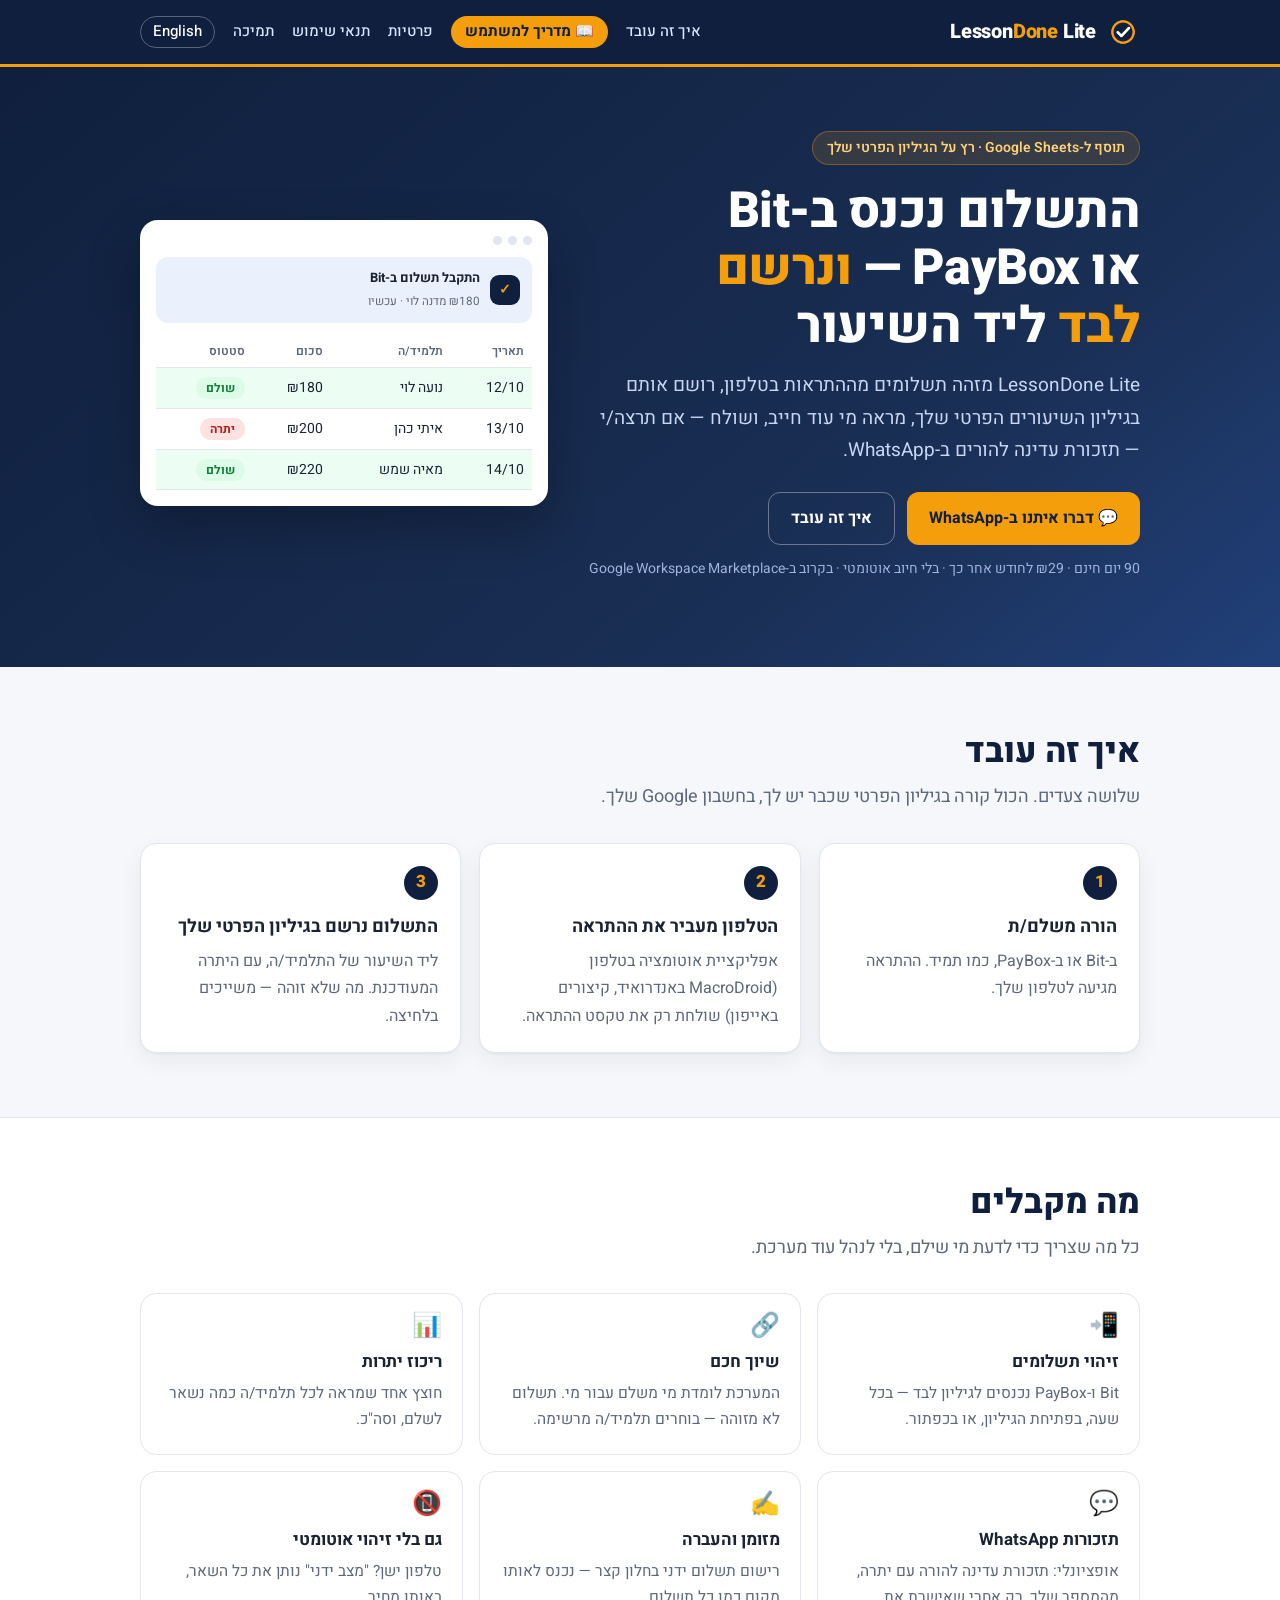
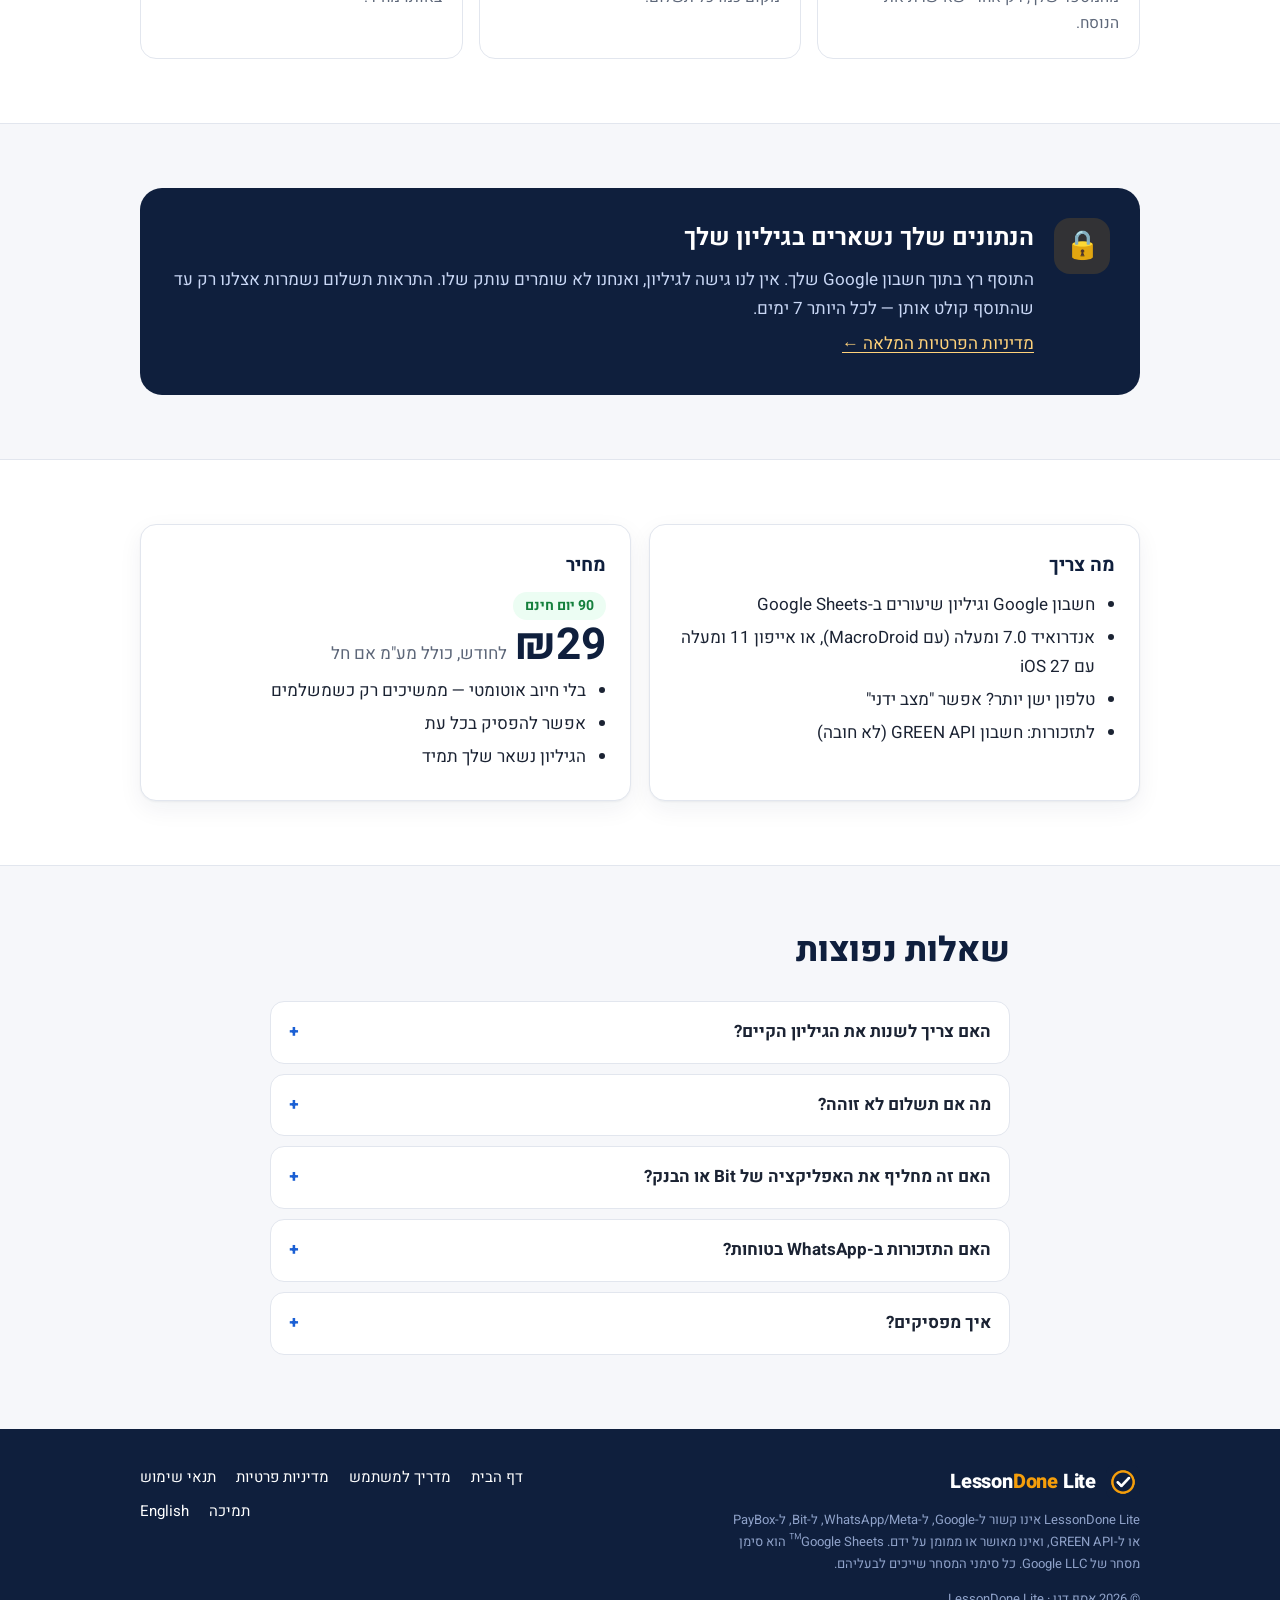
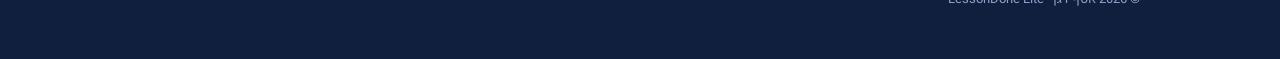
<file: lite/index.html>
<!doctype html>
<html lang="he" dir="rtl">
<head>
<meta charset="utf-8">
<meta name="viewport" content="width=device-width, initial-scale=1, viewport-fit=cover">
<title>LessonDone Lite — מעקב תשלומים למורים פרטיים</title>
<meta name="description" content="LessonDone Lite — תוסף ל-Google Sheets שמזהה תשלומים מ-Bit ו-PayBox, רושם אותם ליד השיעור, מראה יתרות ושולח תזכורות WhatsApp למורים פרטיים.">
<meta name="theme-color" content="#0f1f3d">
<link rel="icon" type="image/png" sizes="32x32" href="/brand/icon-32.png">
<link rel="apple-touch-icon" href="/brand/icon-128.png">
<link rel="alternate" hreflang="en" href="/lite/en/">
<meta property="og:title" content="LessonDone Lite — מעקב תשלומים למורים פרטיים">
<meta property="og:description" content="LessonDone Lite — תוסף ל-Google Sheets שמזהה תשלומים מ-Bit ו-PayBox, רושם אותם ליד השיעור, מראה יתרות ושולח תזכורות WhatsApp למורים פרטיים.">
<meta property="og:image" content="/brand/banner-220x140.png">
<link rel="preconnect" href="https://fonts.googleapis.com">
<link rel="preconnect" href="https://fonts.gstatic.com" crossorigin>
<link rel="stylesheet" href="https://fonts.googleapis.com/css2?family=Heebo:wght@400;500;700;800&display=swap">
<link rel="stylesheet" href="/lite/assets/site.css">
</head>
<body>
<header class="top"><div class="wrap">
  <a class="logo" href="/lite/"><img src="/brand/icon-128.png" alt="" width="34" height="34"><bdi dir="ltr">Lesson<span>Done</span> Lite</bdi></a>
  <nav class="nav" aria-label="ניווט"><a href="/lite/#how">איך זה עובד</a><a class="nav-guide" href="/lite/guide/">📖 מדריך למשתמש</a><a href="/lite/privacy/">פרטיות</a><a href="/lite/terms/">תנאי שימוש</a><a href="/lite/support/">תמיכה</a><a class="lang" href="/lite/en/" lang="en" hreflang="en">English</a></nav>
</div></header>
<div class="hero"><div class="wrap">
  <div>
    <span class="eyebrow">תוסף ל-Google Sheets · רץ על הגיליון הפרטי שלך</span>
    <h1>התשלום נכנס ב-Bit או PayBox — <em>ונרשם לבד</em> ליד השיעור</h1>
    <p class="sub">LessonDone Lite מזהה תשלומים מההתראות בטלפון, רושם אותם בגיליון השיעורים הפרטי שלך, מראה מי עוד חייב, ושולח — אם תרצה/י — תזכורת עדינה להורים ב-WhatsApp.</p>
    <div class="cta"><a class="btn btn-gold" href="https://wa.me/972524470034?text=%D7%A9%D7%9C%D7%95%D7%9D%2C%20%D7%99%D7%A9%20%D7%9C%D7%99%20%D7%A9%D7%90%D7%9C%D7%94%20%D7%9C%D7%92%D7%91%D7%99%20LessonDone%20Lite">💬 דברו איתנו ב-WhatsApp</a><a class="btn btn-ghost" href="#how">איך זה עובד</a></div>
    <p class="note">90 יום חינם · ₪29 לחודש אחר כך · בלי חיוב אוטומטי · בקרוב ב-Google Workspace Marketplace</p>
  </div>
  <div class="mock" aria-hidden="true">
  <div class="bar"><i></i><i></i><i></i></div>
  <div class="notif"><div class="dot">✓</div><div><b>התקבל תשלום ב-Bit</b><small>₪180 מדנה לוי · עכשיו</small></div></div>
  <table><thead><tr><th>תאריך</th><th>תלמיד/ה</th><th>סכום</th><th>סטטוס</th></tr></thead>
  <tbody><tr class="paid"><td>12/10</td><td>נועה לוי</td><td>₪180</td><td><span class="pill ok">שולם</span></td></tr>
  <tr><td>13/10</td><td>איתי כהן</td><td>₪200</td><td><span class="pill due">יתרה</span></td></tr>
  <tr class="paid"><td>14/10</td><td>מאיה שמש</td><td>₪220</td><td><span class="pill ok">שולם</span></td></tr></tbody></table>
</div>
</div></div>
<main>
<section id="how"><div class="wrap">
  <div class="sec-h"><h2>איך זה עובד</h2><p>שלושה צעדים. הכול קורה בגיליון הפרטי שכבר יש לך, בחשבון Google שלך.</p></div>
  <div class="steps">
    <div class="step"><div class="n">1</div><h3>הורה משלם/ת</h3><p>ב-Bit או ב-PayBox, כמו תמיד. ההתראה מגיעה לטלפון שלך.</p></div>
    <div class="step"><div class="n">2</div><h3>הטלפון מעביר את ההתראה</h3><p>אפליקציית אוטומציה בטלפון (MacroDroid באנדרואיד, קיצורים באייפון) שולחת רק את טקסט ההתראה.</p></div>
    <div class="step"><div class="n">3</div><h3>התשלום נרשם בגיליון הפרטי שלך</h3><p>ליד השיעור של התלמיד/ה, עם היתרה המעודכנת. מה שלא זוהה — משייכים בלחיצה.</p></div>
  </div>
</div></section>
<section class="alt"><div class="wrap">
  <div class="sec-h"><h2>מה מקבלים</h2><p>כל מה שצריך כדי לדעת מי שילם, בלי לנהל עוד מערכת.</p></div>
  <div class="grid">
    <div class="feat"><div class="ic">📲</div><h3>זיהוי תשלומים</h3><p>Bit ו-PayBox נכנסים לגיליון לבד — בכל שעה, בפתיחת הגיליון, או בכפתור.</p></div>
    <div class="feat"><div class="ic">🔗</div><h3>שיוך חכם</h3><p>המערכת לומדת מי משלם עבור מי. תשלום לא מזוהה — בוחרים תלמיד/ה מרשימה.</p></div>
    <div class="feat"><div class="ic">📊</div><h3>ריכוז יתרות</h3><p>חוצץ אחד שמראה לכל תלמיד/ה כמה נשאר לשלם, וסה"כ.</p></div>
    <div class="feat"><div class="ic">💬</div><h3>תזכורות WhatsApp</h3><p>אופציונלי: תזכורת עדינה להורה עם יתרה, מהמספר שלך, רק אחרי שאישרת את הנוסח.</p></div>
    <div class="feat"><div class="ic">✍️</div><h3>מזומן והעברה</h3><p>רישום תשלום ידני בחלון קצר — נכנס לאותו מקום כמו כל תשלום.</p></div>
    <div class="feat"><div class="ic">📵</div><h3>גם בלי זיהוי אוטומטי</h3><p>טלפון ישן? "מצב ידני" נותן את כל השאר, באותו מחיר.</p></div>
  </div>
</div></section>
<section><div class="wrap">
  <div class="privacy">
    <div class="shield">🔒</div>
    <div><h2>הנתונים שלך נשארים בגיליון שלך</h2>
    <p>התוסף רץ בתוך חשבון Google שלך. אין לנו גישה לגיליון, ואנחנו לא שומרים עותק שלו. התראות תשלום נשמרות אצלנו רק עד שהתוסף קולט אותן — לכל היותר 7 ימים.</p>
    <p><a href="/lite/privacy/">מדיניות הפרטיות המלאה ←</a></p></div>
  </div>
</div></section>
<section class="alt"><div class="wrap">
  <div class="cols">
    <div class="card"><h3>מה צריך</h3><ul>
      <li>חשבון Google וגיליון שיעורים ב-Google Sheets</li>
      <li>אנדרואיד 7.0 ומעלה (עם MacroDroid), או אייפון 11 ומעלה עם iOS 27</li>
      <li>טלפון ישן יותר? אפשר "מצב ידני"</li>
      <li>לתזכורות: חשבון GREEN API (לא חובה)</li></ul></div>
    <div class="card"><h3>מחיר</h3><span class="tag">90 יום חינם</span>
      <div class="price"><b>₪29</b><span>לחודש, כולל מע"מ אם חל</span></div>
      <ul><li>בלי חיוב אוטומטי — ממשיכים רק כשמשלמים</li><li>אפשר להפסיק בכל עת</li><li>הגיליון נשאר שלך תמיד</li></ul></div>
  </div>
</div></section>
<section><div class="wrap narrow">
  <div class="sec-h"><h2>שאלות נפוצות</h2></div>
  <details><summary>האם צריך לשנות את הגיליון הקיים?</summary><p>לא. התוסף מזהה את העמודות שכבר יש לך (תאריך, תלמיד, סכום) ומוסיף כמה עמודות 💰 בסוף.</p></details>
  <details><summary>מה אם תשלום לא זוהה?</summary><p>הוא נכנס לחוצץ "💰 תשלומים נכנסים", ומשם משייכים אותו לתלמיד/ה בבחירה מרשימה. בפעם הבאה המערכת כבר תזהה.</p></details>
  <details><summary>האם זה מחליף את האפליקציה של Bit או הבנק?</summary><p>לא. הזיהוי הוא כלי מעקב נוח, לא רישום חשבונאי ולא אישור שהכסף התקבל. אם יש ספק — בודקים באפליקציה.</p></details>
  <details><summary>האם התזכורות ב-WhatsApp בטוחות?</summary><p>הן נשלחות דרך GREEN API, שירות חיצוני לא רשמי, ולכן יש סיכון שהמספר יוגבל. התוסף שולח מעט ובמרווחים, רק להורים עם יתרה. הפרטים בסעיף 9 של <a href="/lite/terms/">תנאי השימוש</a>. אפשר גם לעבוד בלי תזכורות.</p></details>
  <details><summary>איך מפסיקים?</summary><p>פשוט לא מחדשים, או כותבים לנו. להסרת התוסף: בגיליון ← תוספים ← ניהול תוספים.</p></details>
</div></section>
</main>
<footer><div class="wrap">
  <div><a class="logo" href="/lite/"><img src="/brand/icon-128.png" alt="" width="34" height="34"><bdi dir="ltr">Lesson<span>Done</span> Lite</bdi></a>
  <p class="small">LessonDone Lite אינו קשור ל-Google, ל-WhatsApp/Meta, ל-Bit, ל-PayBox או ל-GREEN API, ואינו מאושר או ממומן על ידם. Google Sheets™ הוא סימן מסחר של Google LLC. כל סימני המסחר שייכים לבעליהם.</p><p class="small">© 2026 אסף דגן · LessonDone Lite</p></div>
  <div class="links"><a href="/lite/">דף הבית</a><a href="/lite/guide/">מדריך למשתמש</a><a href="/lite/privacy/">מדיניות פרטיות</a><a href="/lite/terms/">תנאי שימוש</a><a href="/lite/support/">תמיכה</a><a href="/lite/en/" lang="en">English</a></div>
</div></footer>
</body>
</html>
</file>
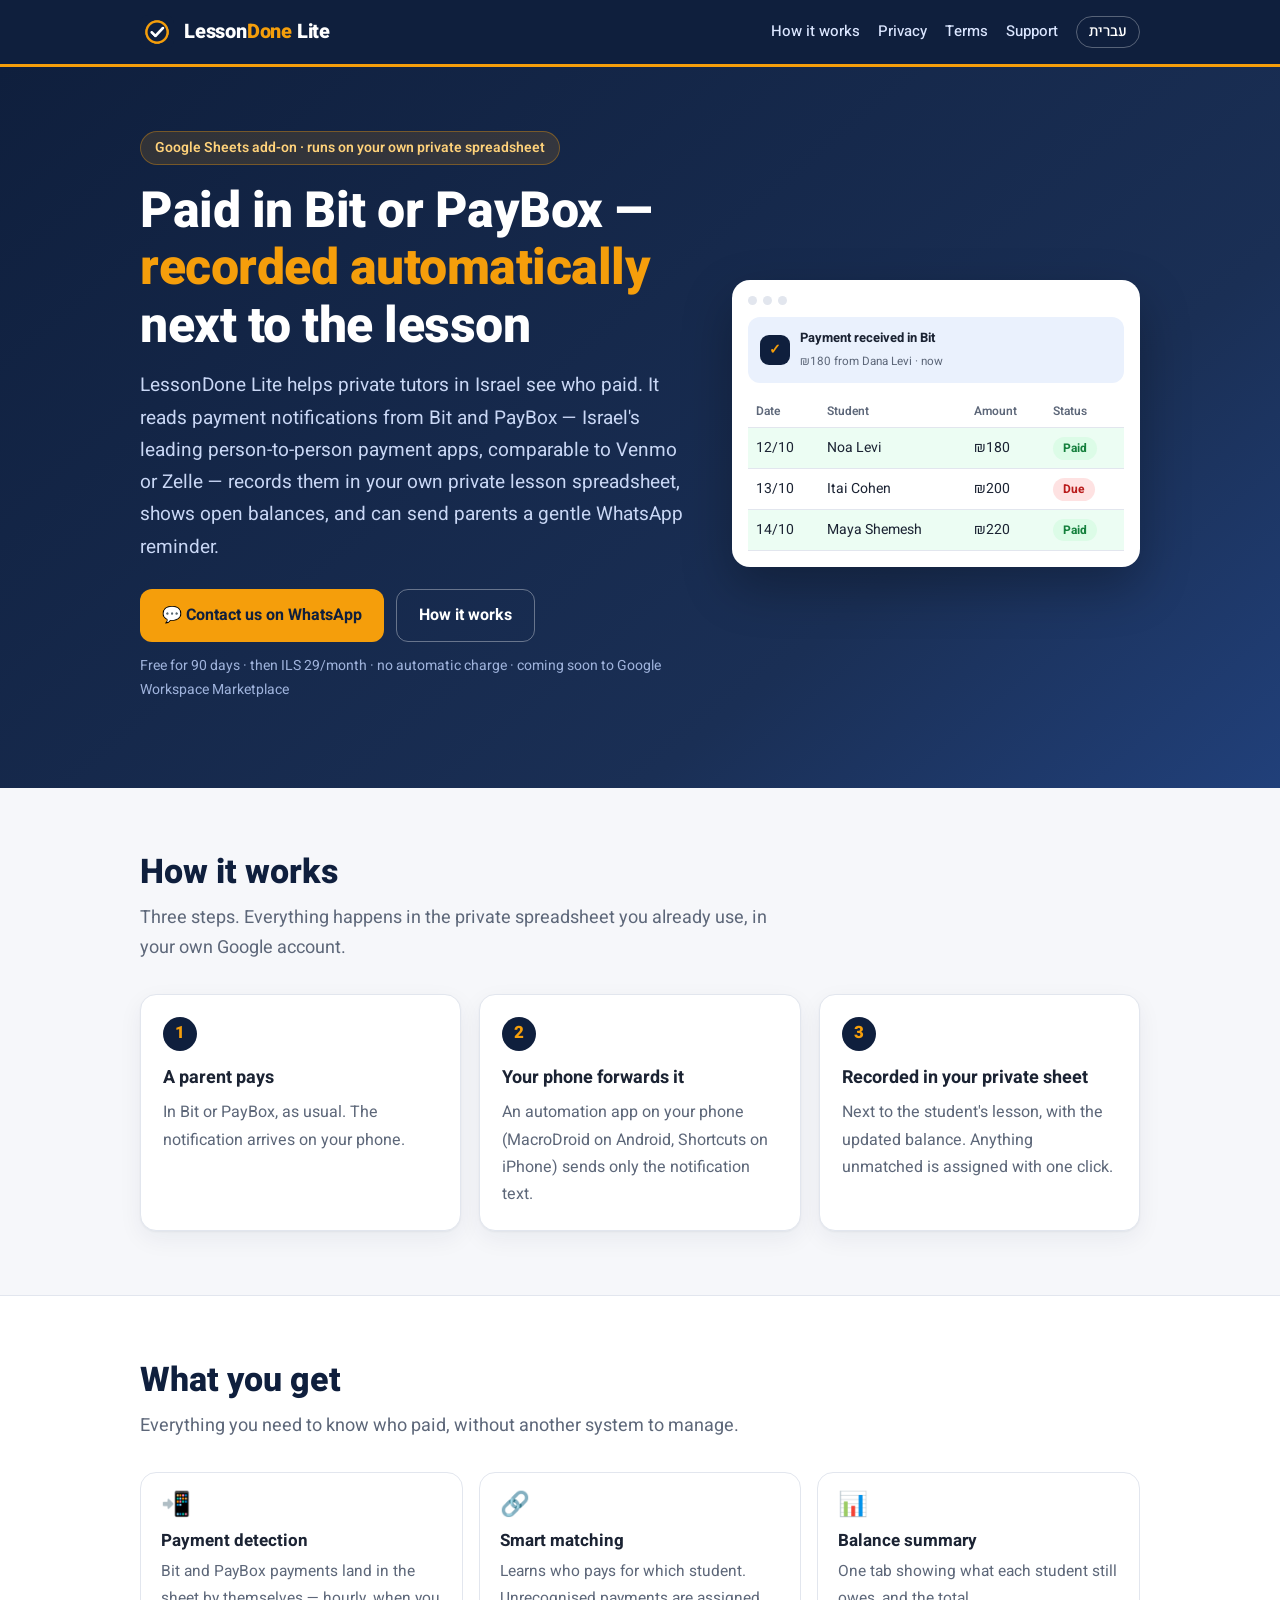
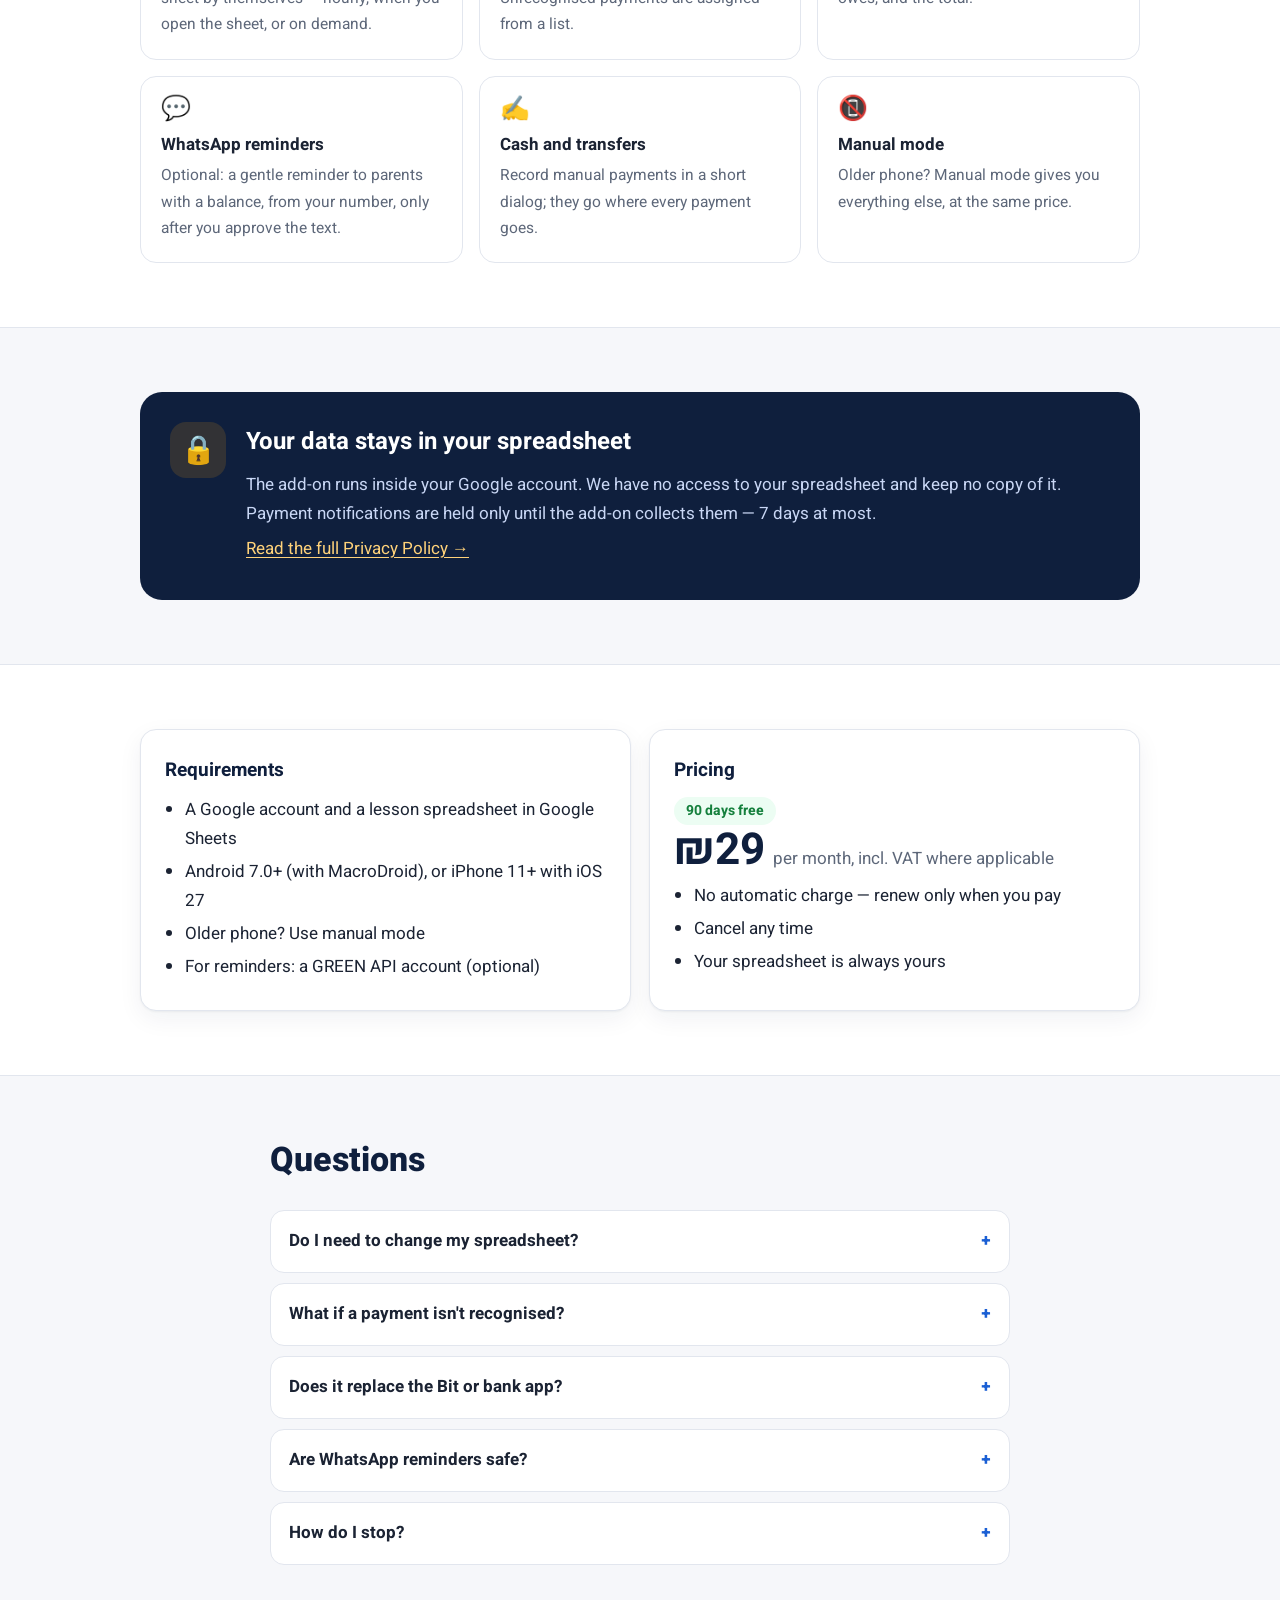
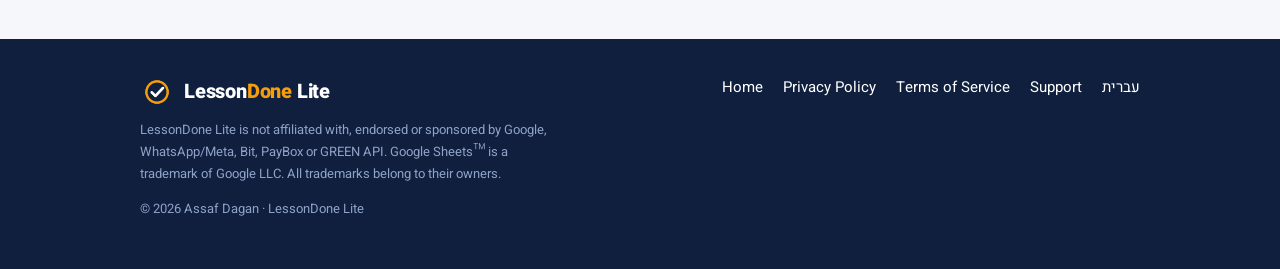
<file: lite/en/index.html>
<!doctype html>
<html lang="en" dir="ltr">
<head>
<meta charset="utf-8">
<meta name="viewport" content="width=device-width, initial-scale=1, viewport-fit=cover">
<title>LessonDone Lite — payment tracking for private tutors</title>
<meta name="description" content="LessonDone Lite — a Google Sheets add-on for private tutors in Israel: detects Bit and PayBox payments, records them next to the lesson, shows balances and sends WhatsApp reminders.">
<meta name="theme-color" content="#0f1f3d">
<link rel="icon" type="image/png" sizes="32x32" href="/brand/icon-32.png">
<link rel="apple-touch-icon" href="/brand/icon-128.png">
<link rel="alternate" hreflang="he" href="/lite/">
<meta property="og:title" content="LessonDone Lite — payment tracking for private tutors">
<meta property="og:description" content="LessonDone Lite — a Google Sheets add-on for private tutors in Israel: detects Bit and PayBox payments, records them next to the lesson, shows balances and sends WhatsApp reminders.">
<meta property="og:image" content="/brand/banner-220x140.png">
<link rel="preconnect" href="https://fonts.googleapis.com">
<link rel="preconnect" href="https://fonts.gstatic.com" crossorigin>
<link rel="stylesheet" href="https://fonts.googleapis.com/css2?family=Heebo:wght@400;500;700;800&display=swap">
<link rel="stylesheet" href="/lite/assets/site.css">
</head>
<body>
<header class="top"><div class="wrap">
  <a class="logo" href="/lite/en/"><img src="/brand/icon-128.png" alt="" width="34" height="34"><bdi dir="ltr">Lesson<span>Done</span> Lite</bdi></a>
  <nav class="nav" aria-label="Main"><a href="/lite/en/#how">How it works</a><a href="/lite/en/privacy/">Privacy</a><a href="/lite/en/terms/">Terms</a><a href="/lite/en/support/">Support</a><a class="lang" href="/lite/" lang="he" hreflang="he">עברית</a></nav>
</div></header>
<div class="hero"><div class="wrap">
  <div>
    <span class="eyebrow">Google Sheets add-on · runs on your own private spreadsheet</span>
    <h1>Paid in Bit or PayBox — <em>recorded automatically</em> next to the lesson</h1>
    <p class="sub">LessonDone Lite helps private tutors in Israel see who paid. It reads payment notifications from Bit and PayBox — Israel's leading person-to-person payment apps, comparable to Venmo or Zelle — records them in your own private lesson spreadsheet, shows open balances, and can send parents a gentle WhatsApp reminder.</p>
    <div class="cta"><a class="btn btn-gold" href="https://wa.me/972524470034?text=Hello%2C%20I%20have%20a%20question%20about%20LessonDone%20Lite">💬 Contact us on WhatsApp</a><a class="btn btn-ghost" href="#how">How it works</a></div>
    <p class="note">Free for 90 days · then ILS 29/month · no automatic charge · coming soon to Google Workspace Marketplace</p>
  </div>
  <div class="mock" aria-hidden="true">
  <div class="bar"><i></i><i></i><i></i></div>
  <div class="notif"><div class="dot">✓</div><div><b>Payment received in Bit</b><small>₪180 from Dana Levi · now</small></div></div>
  <table><thead><tr><th>Date</th><th>Student</th><th>Amount</th><th>Status</th></tr></thead>
  <tbody><tr class="paid"><td>12/10</td><td>Noa Levi</td><td>₪180</td><td><span class="pill ok">Paid</span></td></tr>
  <tr><td>13/10</td><td>Itai Cohen</td><td>₪200</td><td><span class="pill due">Due</span></td></tr>
  <tr class="paid"><td>14/10</td><td>Maya Shemesh</td><td>₪220</td><td><span class="pill ok">Paid</span></td></tr></tbody></table>
</div>
</div></div>
<main>
<section id="how"><div class="wrap">
  <div class="sec-h"><h2>How it works</h2><p>Three steps. Everything happens in the private spreadsheet you already use, in your own Google account.</p></div>
  <div class="steps">
    <div class="step"><div class="n">1</div><h3>A parent pays</h3><p>In Bit or PayBox, as usual. The notification arrives on your phone.</p></div>
    <div class="step"><div class="n">2</div><h3>Your phone forwards it</h3><p>An automation app on your phone (MacroDroid on Android, Shortcuts on iPhone) sends only the notification text.</p></div>
    <div class="step"><div class="n">3</div><h3>Recorded in your private sheet</h3><p>Next to the student's lesson, with the updated balance. Anything unmatched is assigned with one click.</p></div>
  </div>
</div></section>
<section class="alt"><div class="wrap">
  <div class="sec-h"><h2>What you get</h2><p>Everything you need to know who paid, without another system to manage.</p></div>
  <div class="grid">
    <div class="feat"><div class="ic">📲</div><h3>Payment detection</h3><p>Bit and PayBox payments land in the sheet by themselves — hourly, when you open the sheet, or on demand.</p></div>
    <div class="feat"><div class="ic">🔗</div><h3>Smart matching</h3><p>Learns who pays for which student. Unrecognised payments are assigned from a list.</p></div>
    <div class="feat"><div class="ic">📊</div><h3>Balance summary</h3><p>One tab showing what each student still owes, and the total.</p></div>
    <div class="feat"><div class="ic">💬</div><h3>WhatsApp reminders</h3><p>Optional: a gentle reminder to parents with a balance, from your number, only after you approve the text.</p></div>
    <div class="feat"><div class="ic">✍️</div><h3>Cash and transfers</h3><p>Record manual payments in a short dialog; they go where every payment goes.</p></div>
    <div class="feat"><div class="ic">📵</div><h3>Manual mode</h3><p>Older phone? Manual mode gives you everything else, at the same price.</p></div>
  </div>
</div></section>
<section><div class="wrap">
  <div class="privacy">
    <div class="shield">🔒</div>
    <div><h2>Your data stays in your spreadsheet</h2>
    <p>The add-on runs inside your Google account. We have no access to your spreadsheet and keep no copy of it. Payment notifications are held only until the add-on collects them — 7 days at most.</p>
    <p><a href="/lite/en/privacy/">Read the full Privacy Policy →</a></p></div>
  </div>
</div></section>
<section class="alt"><div class="wrap">
  <div class="cols">
    <div class="card"><h3>Requirements</h3><ul>
      <li>A Google account and a lesson spreadsheet in Google Sheets</li>
      <li>Android 7.0+ (with MacroDroid), or iPhone 11+ with iOS 27</li>
      <li>Older phone? Use manual mode</li>
      <li>For reminders: a GREEN API account (optional)</li></ul></div>
    <div class="card"><h3>Pricing</h3><span class="tag">90 days free</span>
      <div class="price"><b>₪29</b><span>per month, incl. VAT where applicable</span></div>
      <ul><li>No automatic charge — renew only when you pay</li><li>Cancel any time</li><li>Your spreadsheet is always yours</li></ul></div>
  </div>
</div></section>
<section><div class="wrap narrow">
  <div class="sec-h"><h2>Questions</h2></div>
  <details><summary>Do I need to change my spreadsheet?</summary><p>No. The add-on recognises your existing columns (date, student, amount) and adds a few 💰 columns at the end.</p></details>
  <details><summary>What if a payment isn't recognised?</summary><p>It goes to the "💰 Incoming payments" tab, where you assign it to a student from a list. Next time it is recognised automatically.</p></details>
  <details><summary>Does it replace the Bit or bank app?</summary><p>No. Detection is a convenient tracking tool, not an accounting record or proof that money arrived. If in doubt, check the app.</p></details>
  <details><summary>Are WhatsApp reminders safe?</summary><p>They are sent through GREEN API, an unofficial third-party service, so there is a risk the number may be restricted. The add-on sends few, spaced messages, only to parents with a balance. See section 9 of the <a href="/lite/en/terms/">Terms</a>. You can also work without reminders.</p></details>
  <details><summary>How do I stop?</summary><p>Simply don't renew, or tell us. To remove the add-on: Extensions → Add-ons → Manage add-ons.</p></details>
</div></section>
</main>
<footer><div class="wrap">
  <div><a class="logo" href="/lite/en/"><img src="/brand/icon-128.png" alt="" width="34" height="34"><bdi dir="ltr">Lesson<span>Done</span> Lite</bdi></a>
  <p class="small">LessonDone Lite is not affiliated with, endorsed or sponsored by Google, WhatsApp/Meta, Bit, PayBox or GREEN API. Google Sheets™ is a trademark of Google LLC. All trademarks belong to their owners.</p><p class="small">© 2026 Assaf Dagan · LessonDone Lite</p></div>
  <div class="links"><a href="/lite/en/">Home</a><a href="/lite/en/privacy/">Privacy Policy</a><a href="/lite/en/terms/">Terms of Service</a><a href="/lite/en/support/">Support</a><a href="/lite/" lang="he">עברית</a></div>
</div></footer>
</body>
</html>
</file>
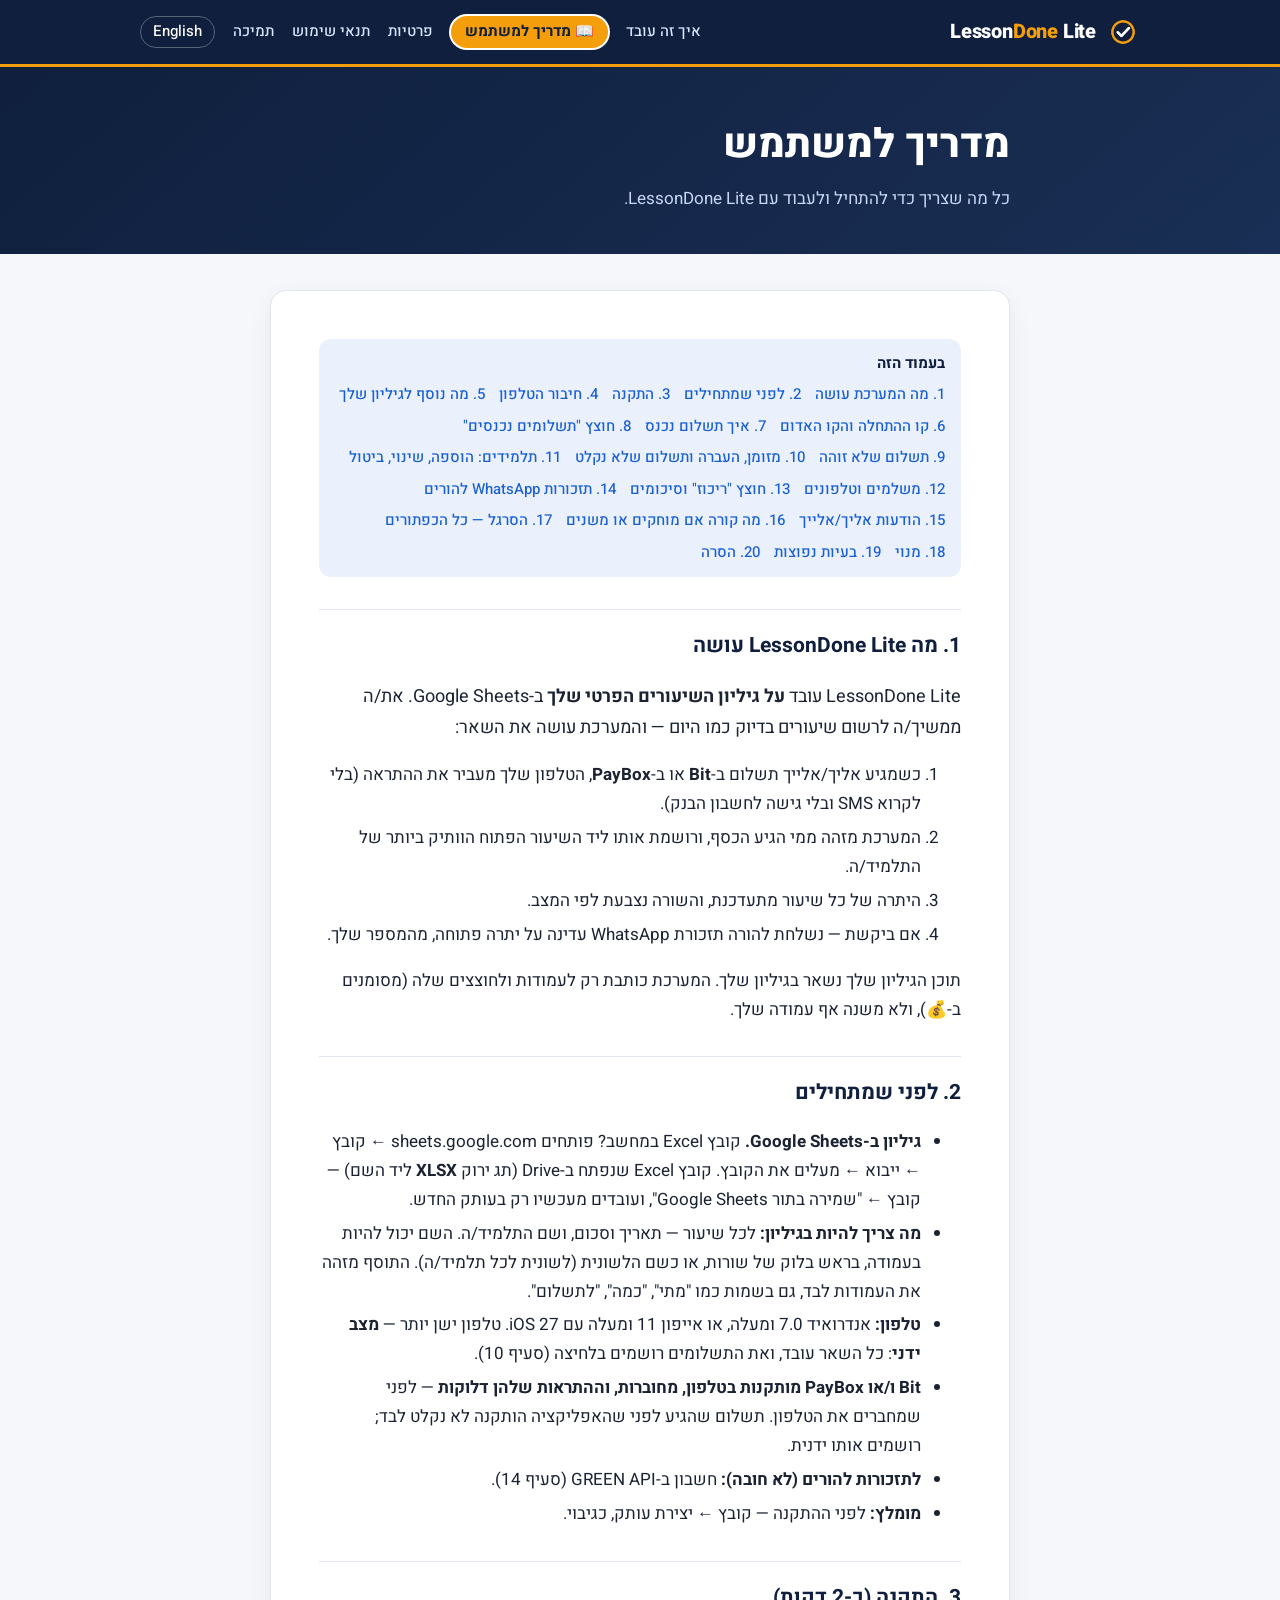
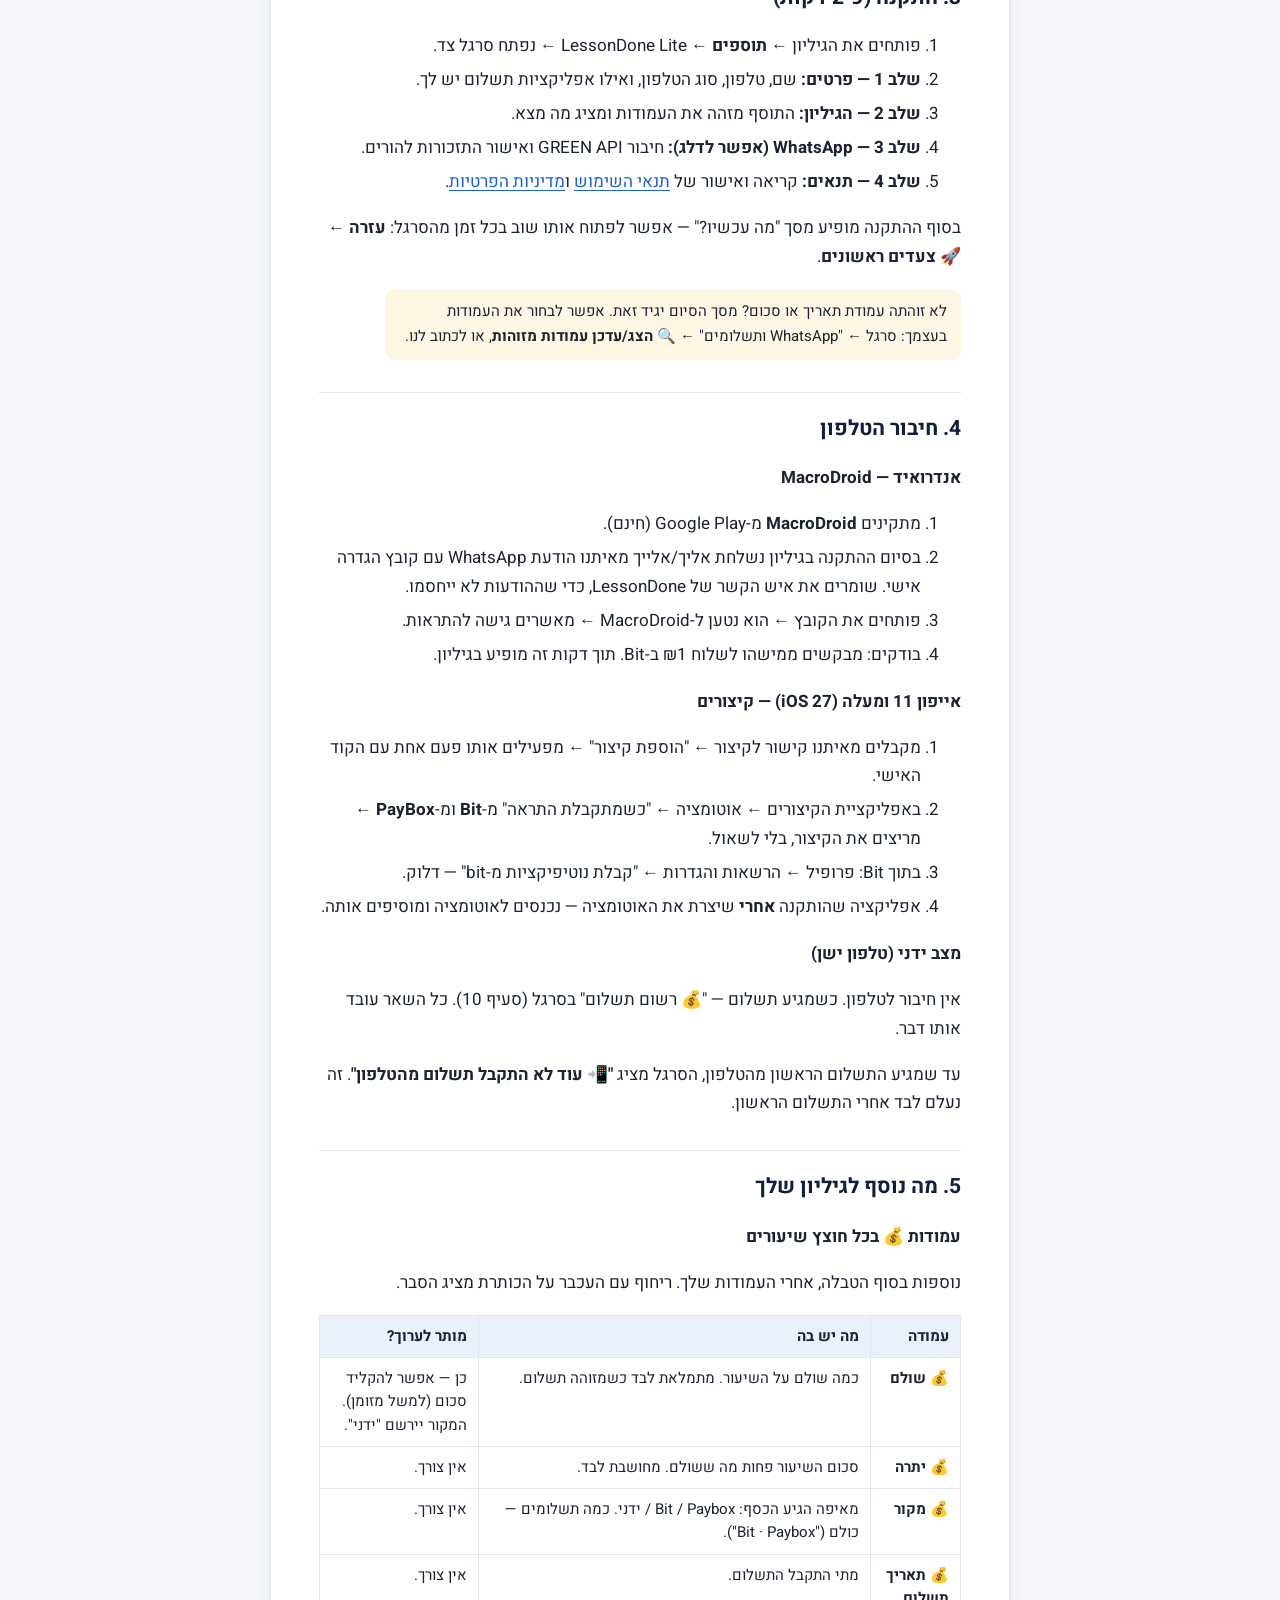
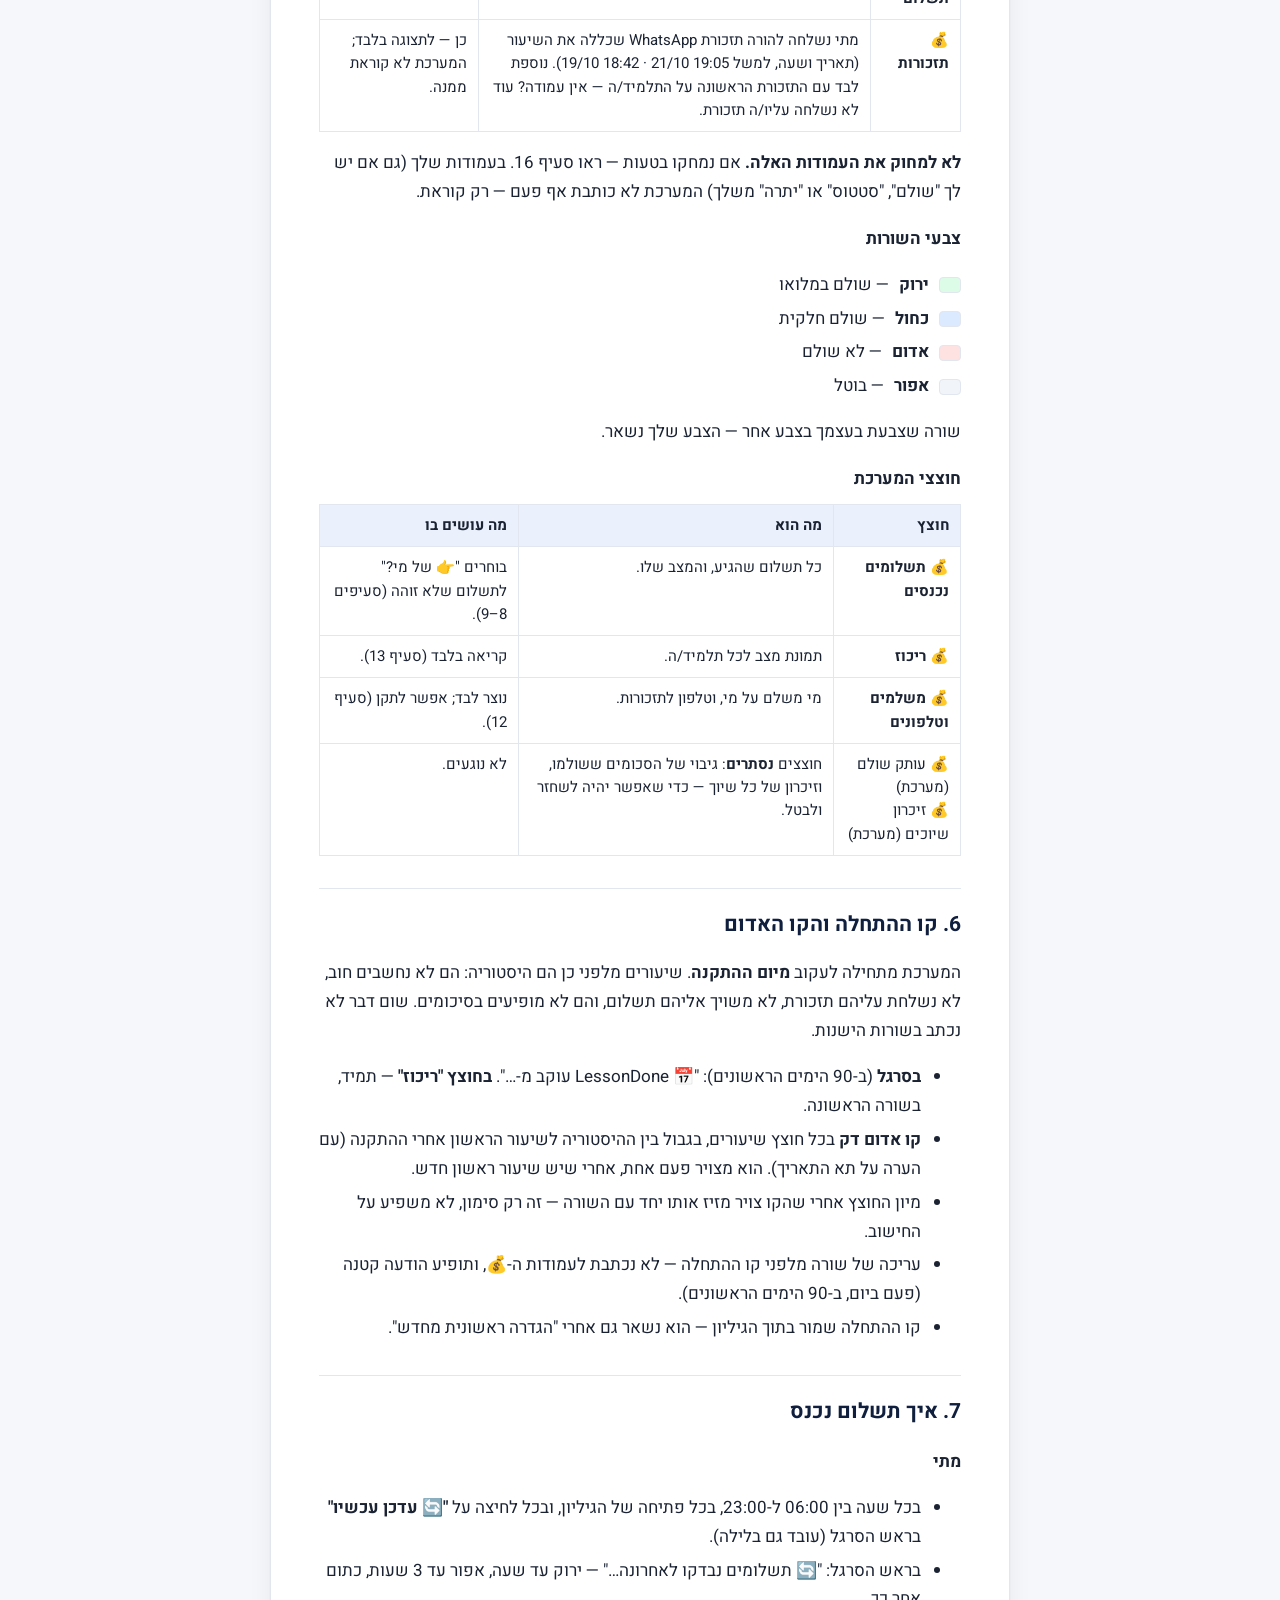
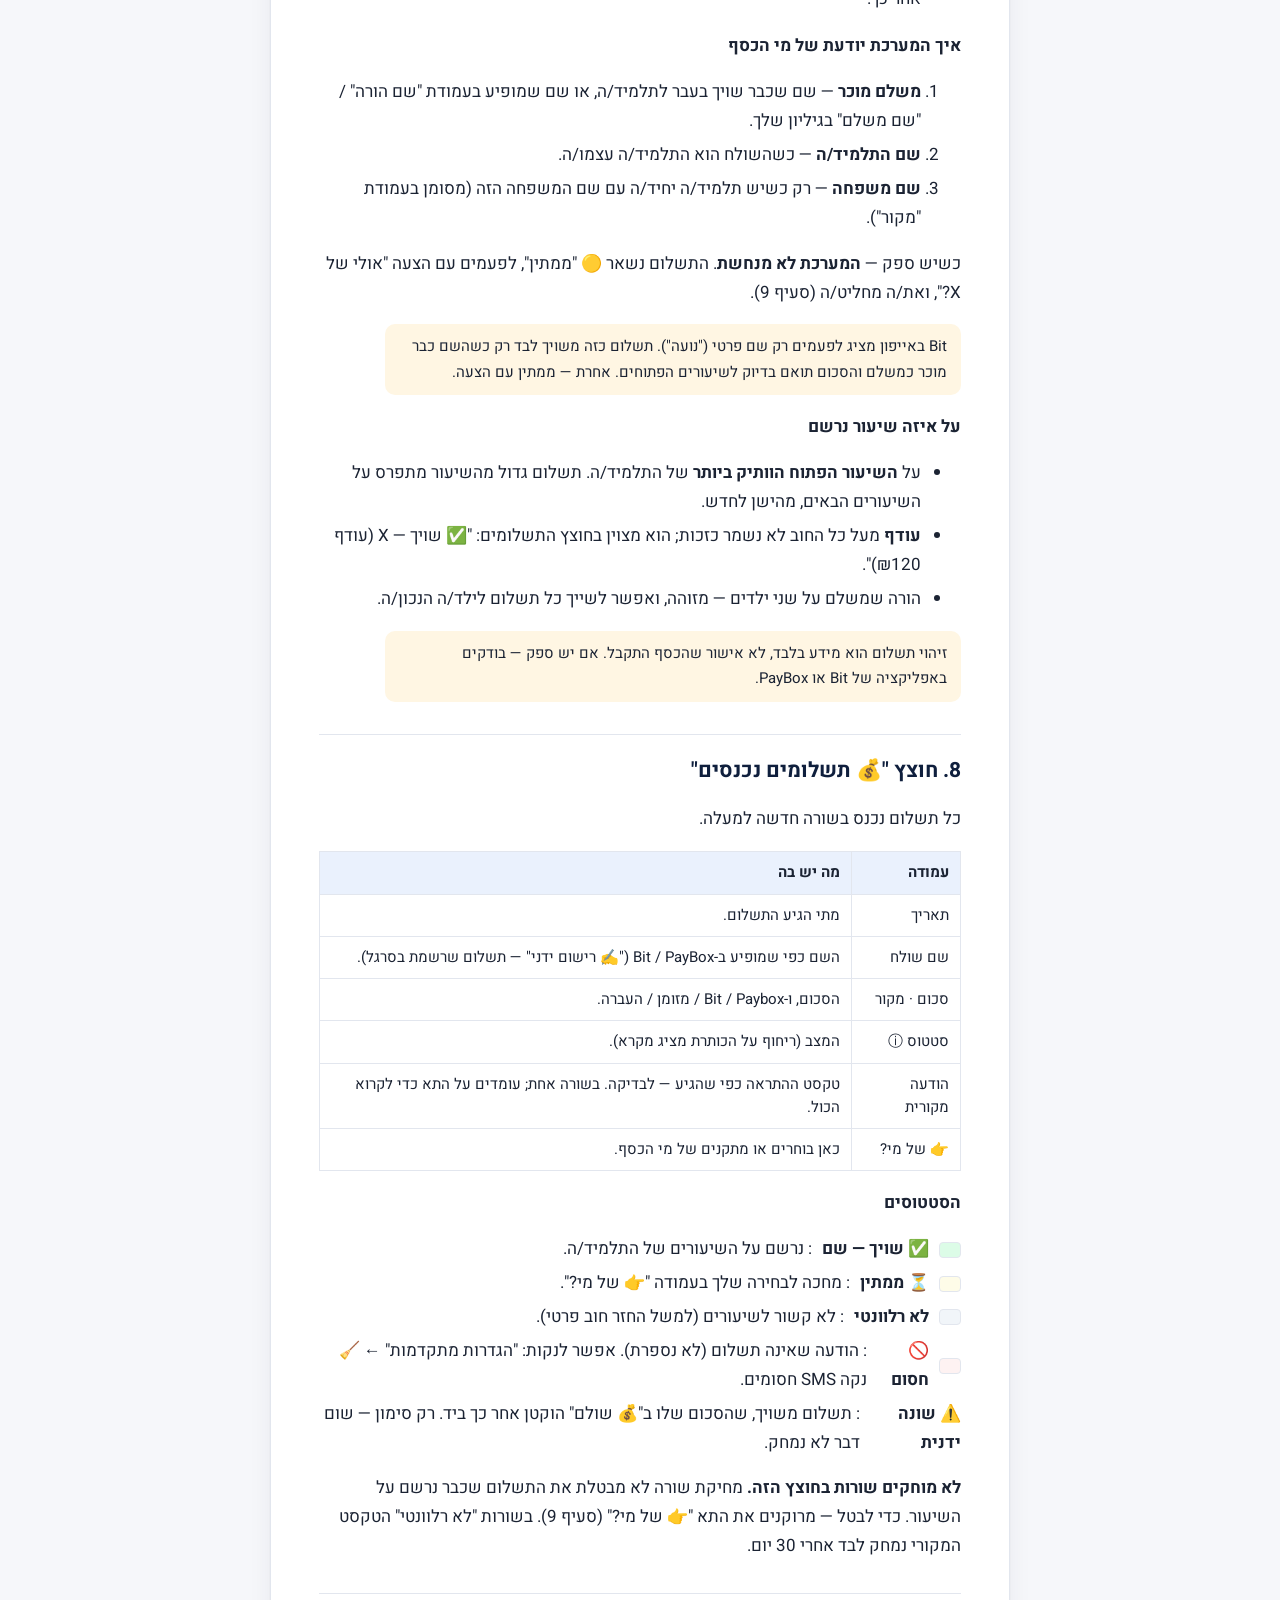
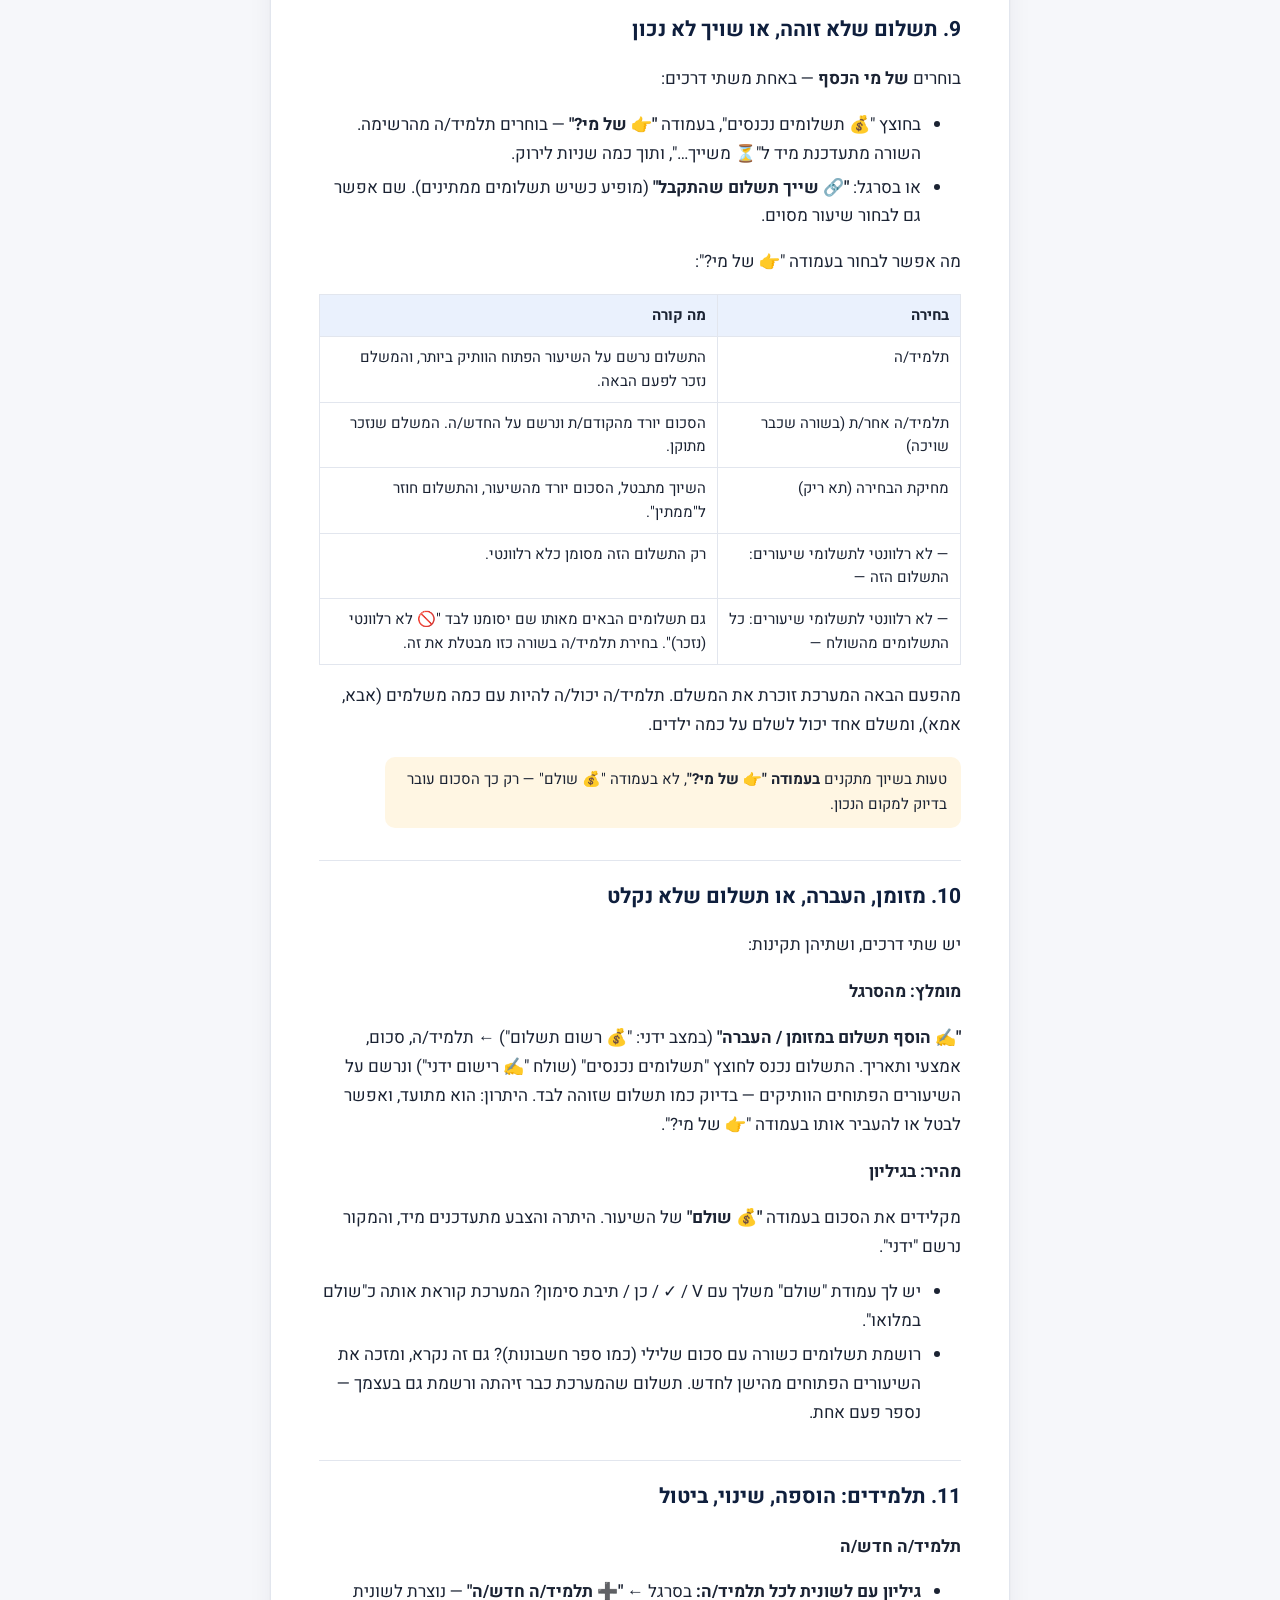
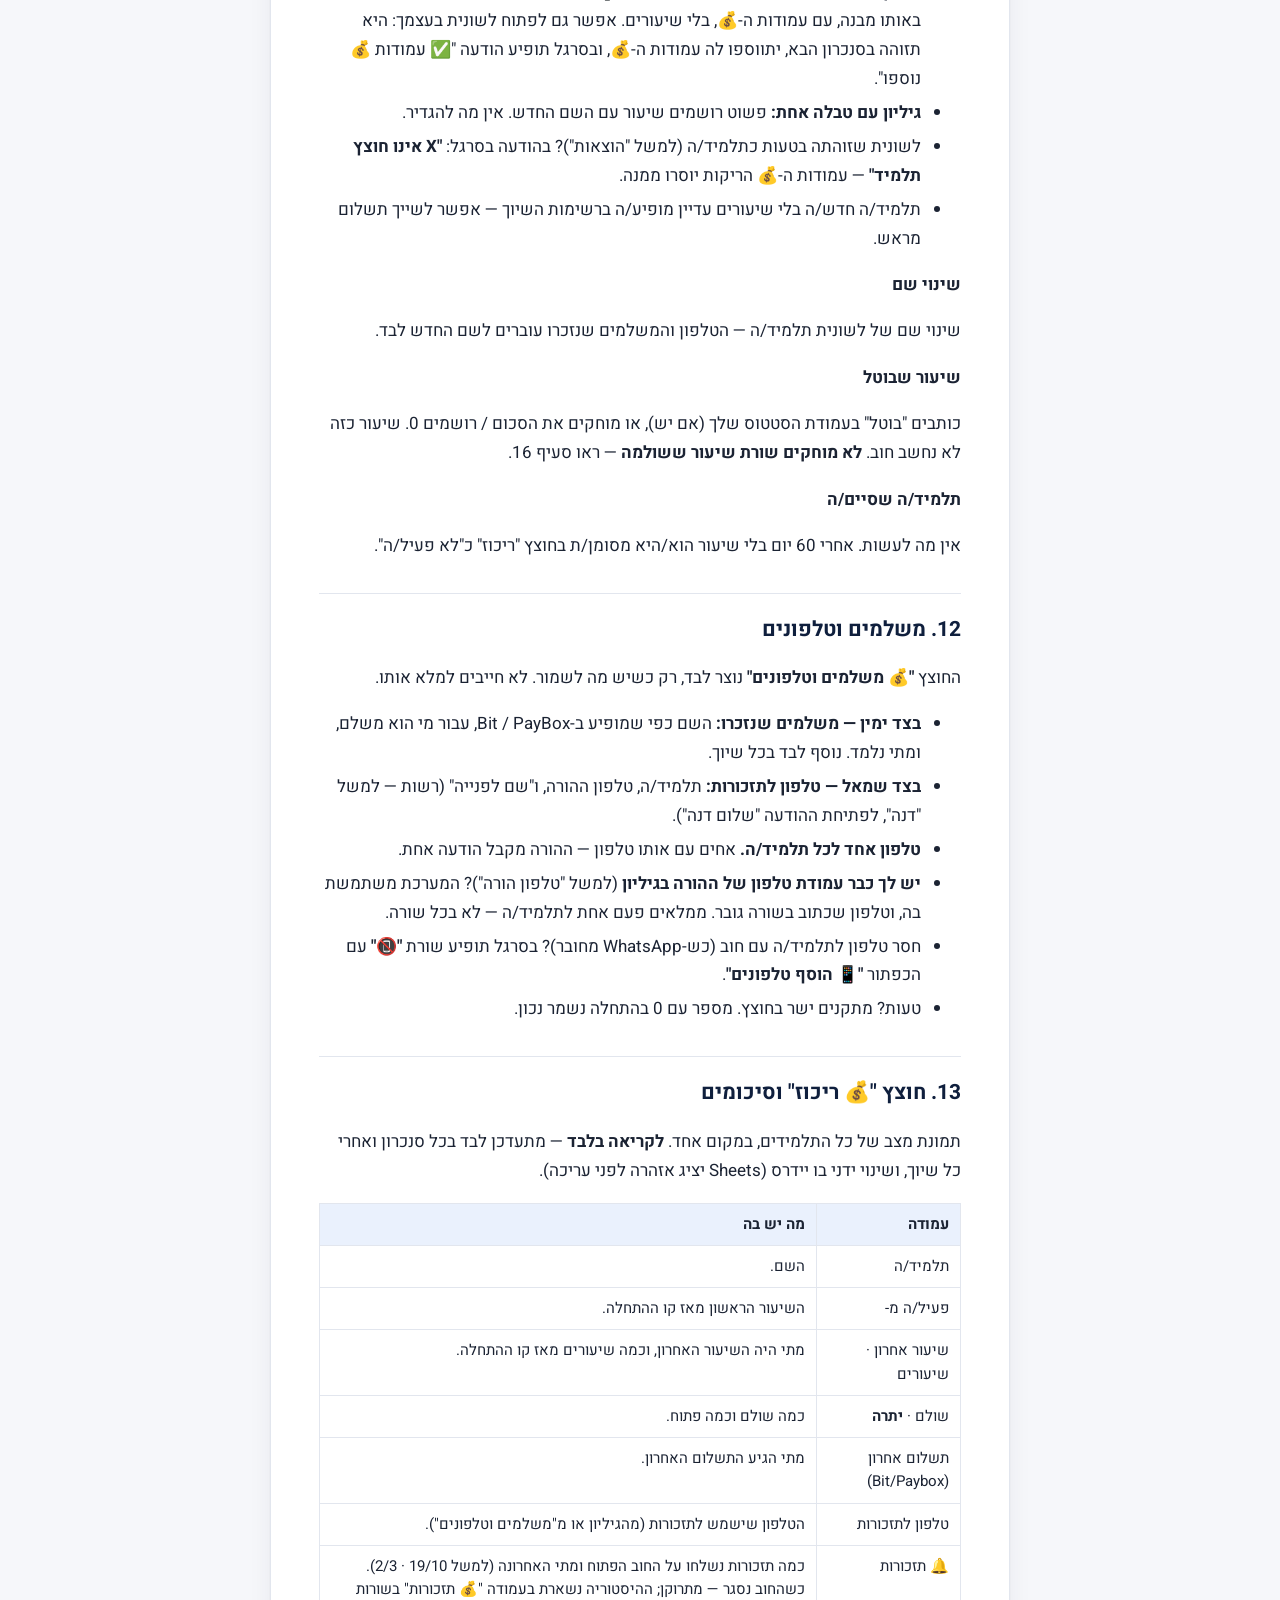
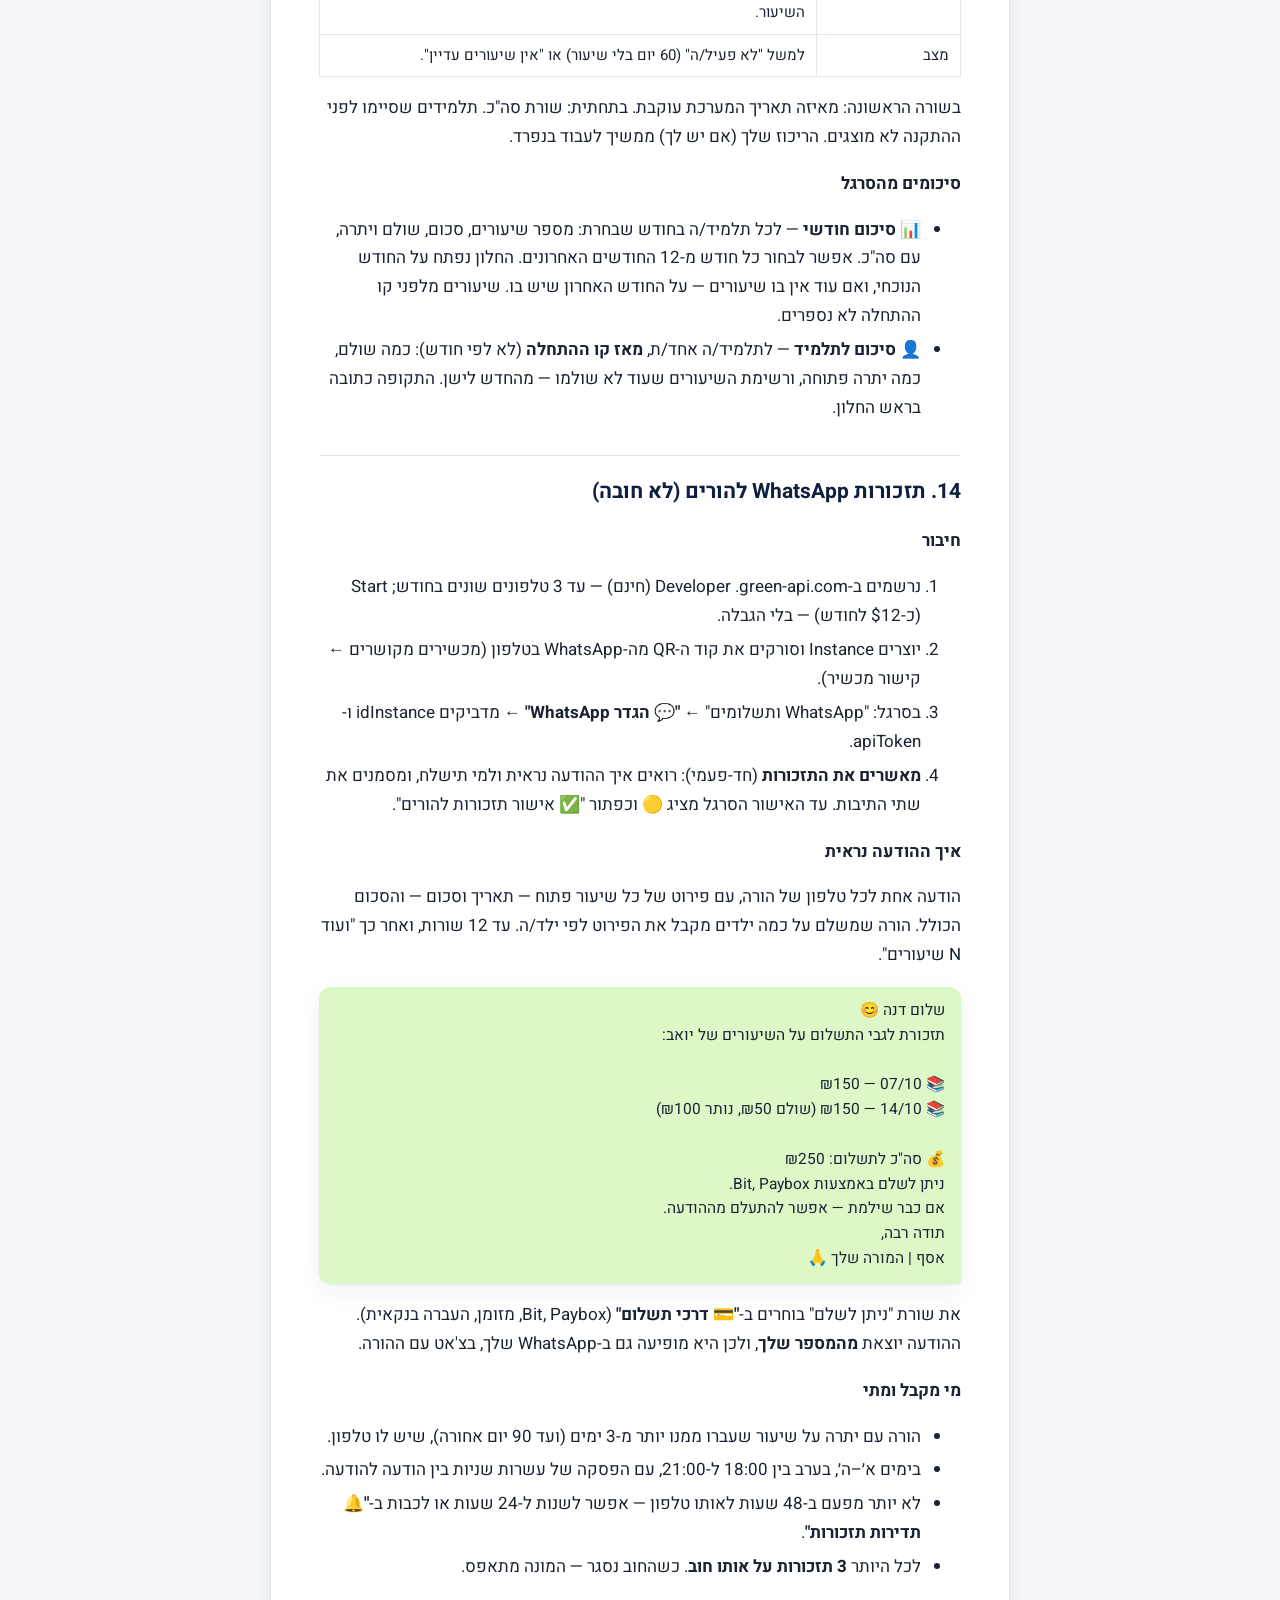
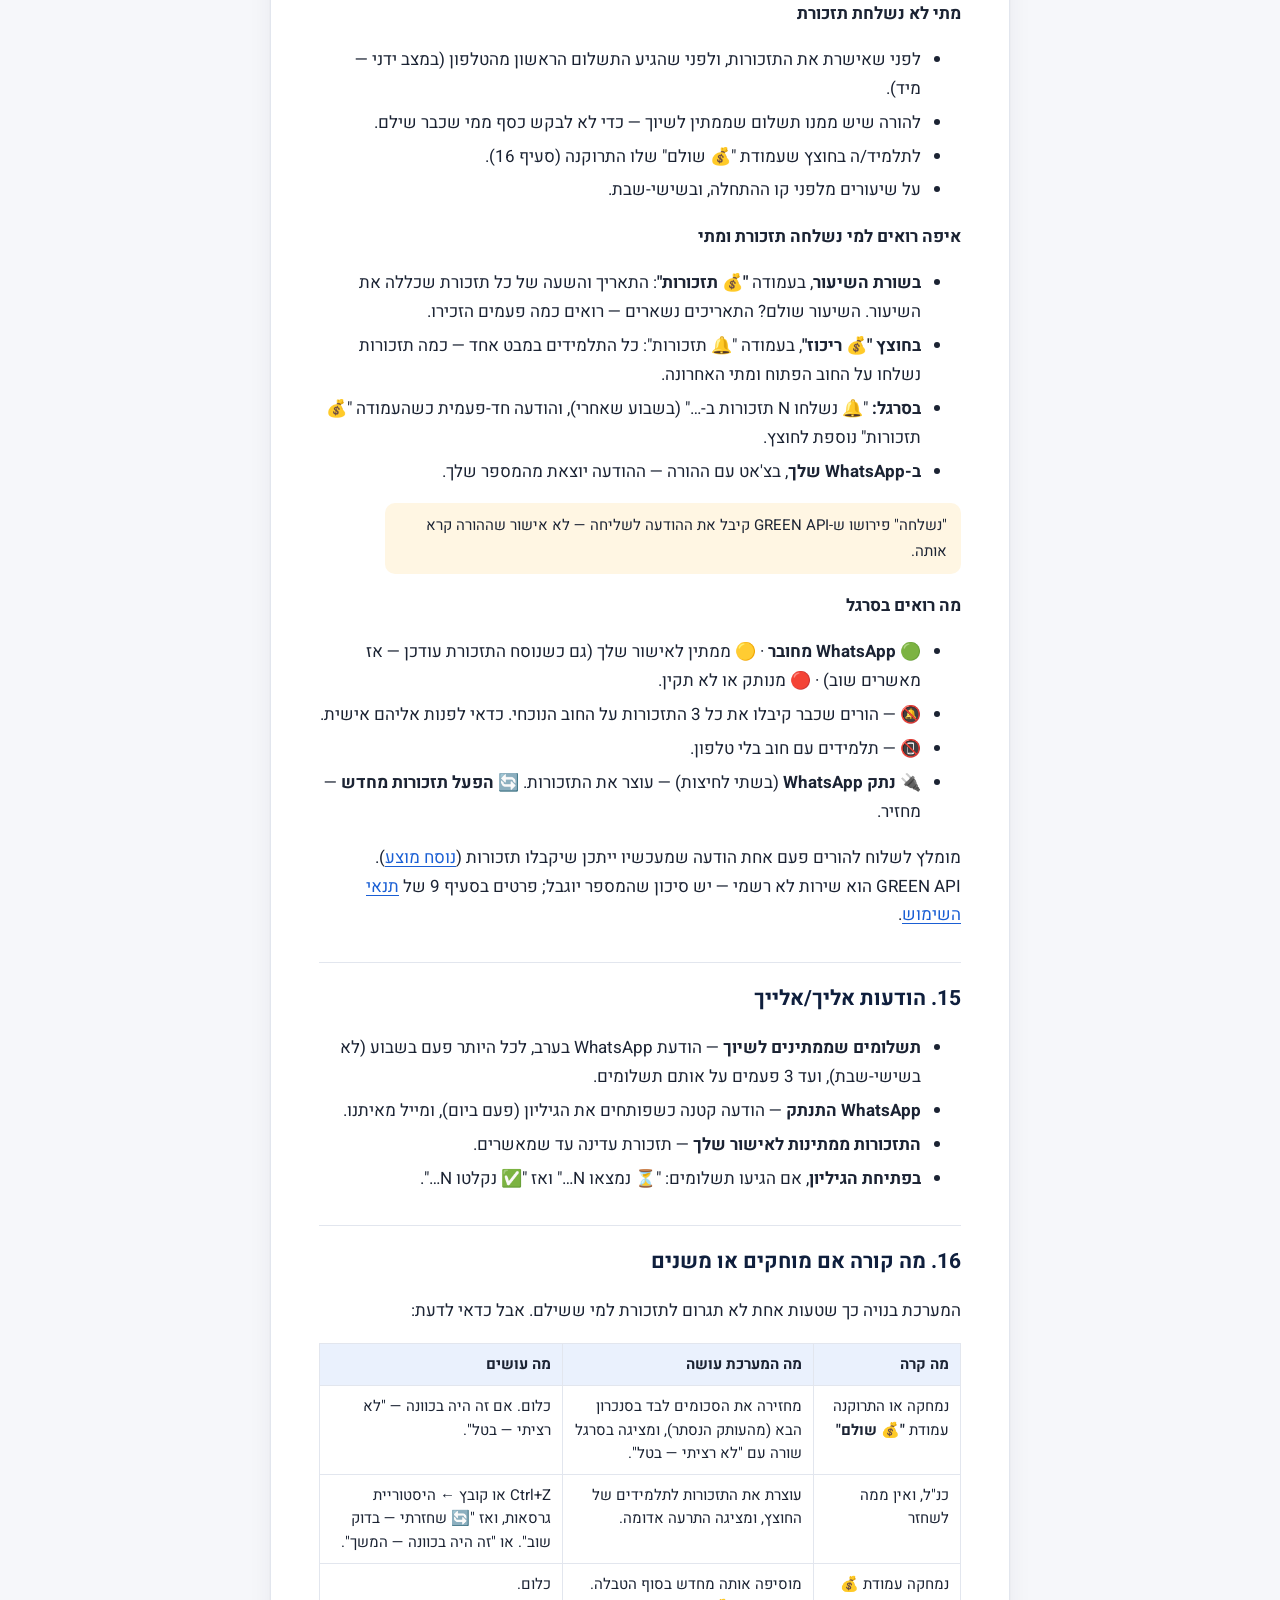
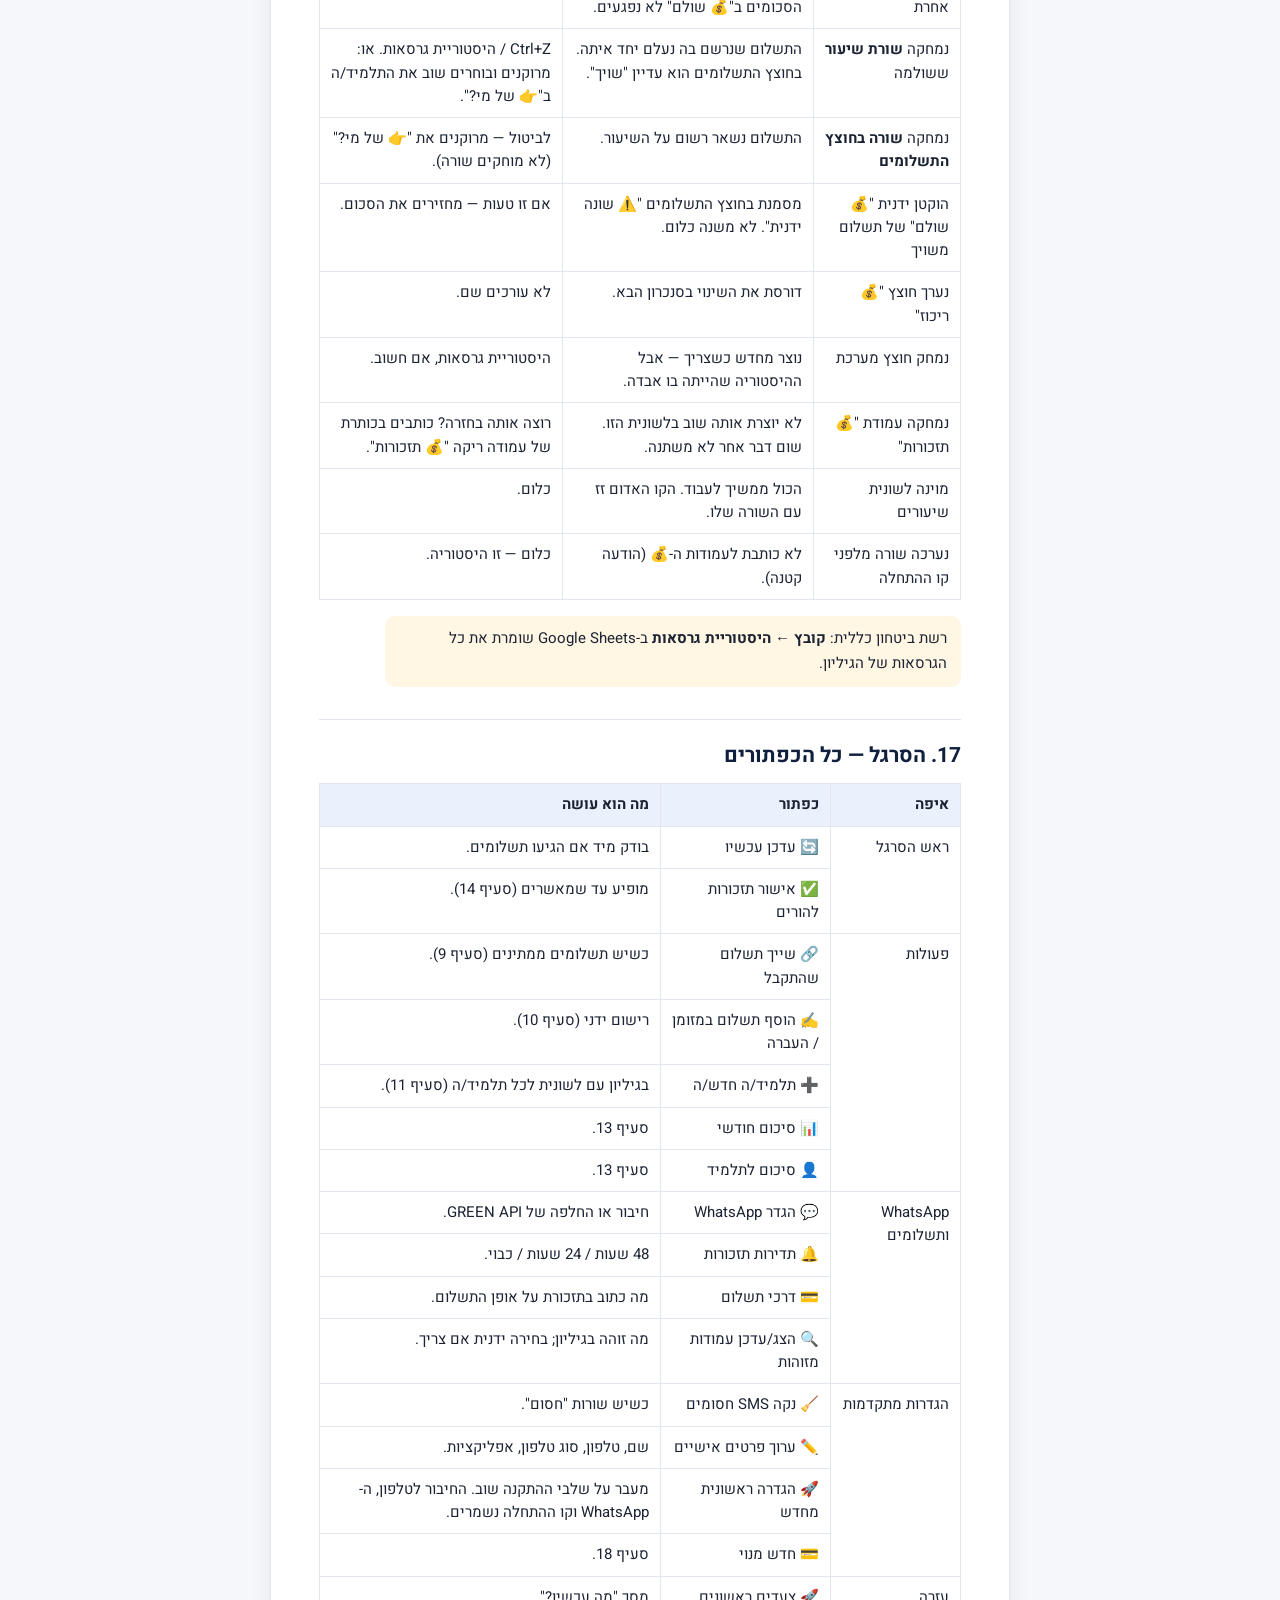
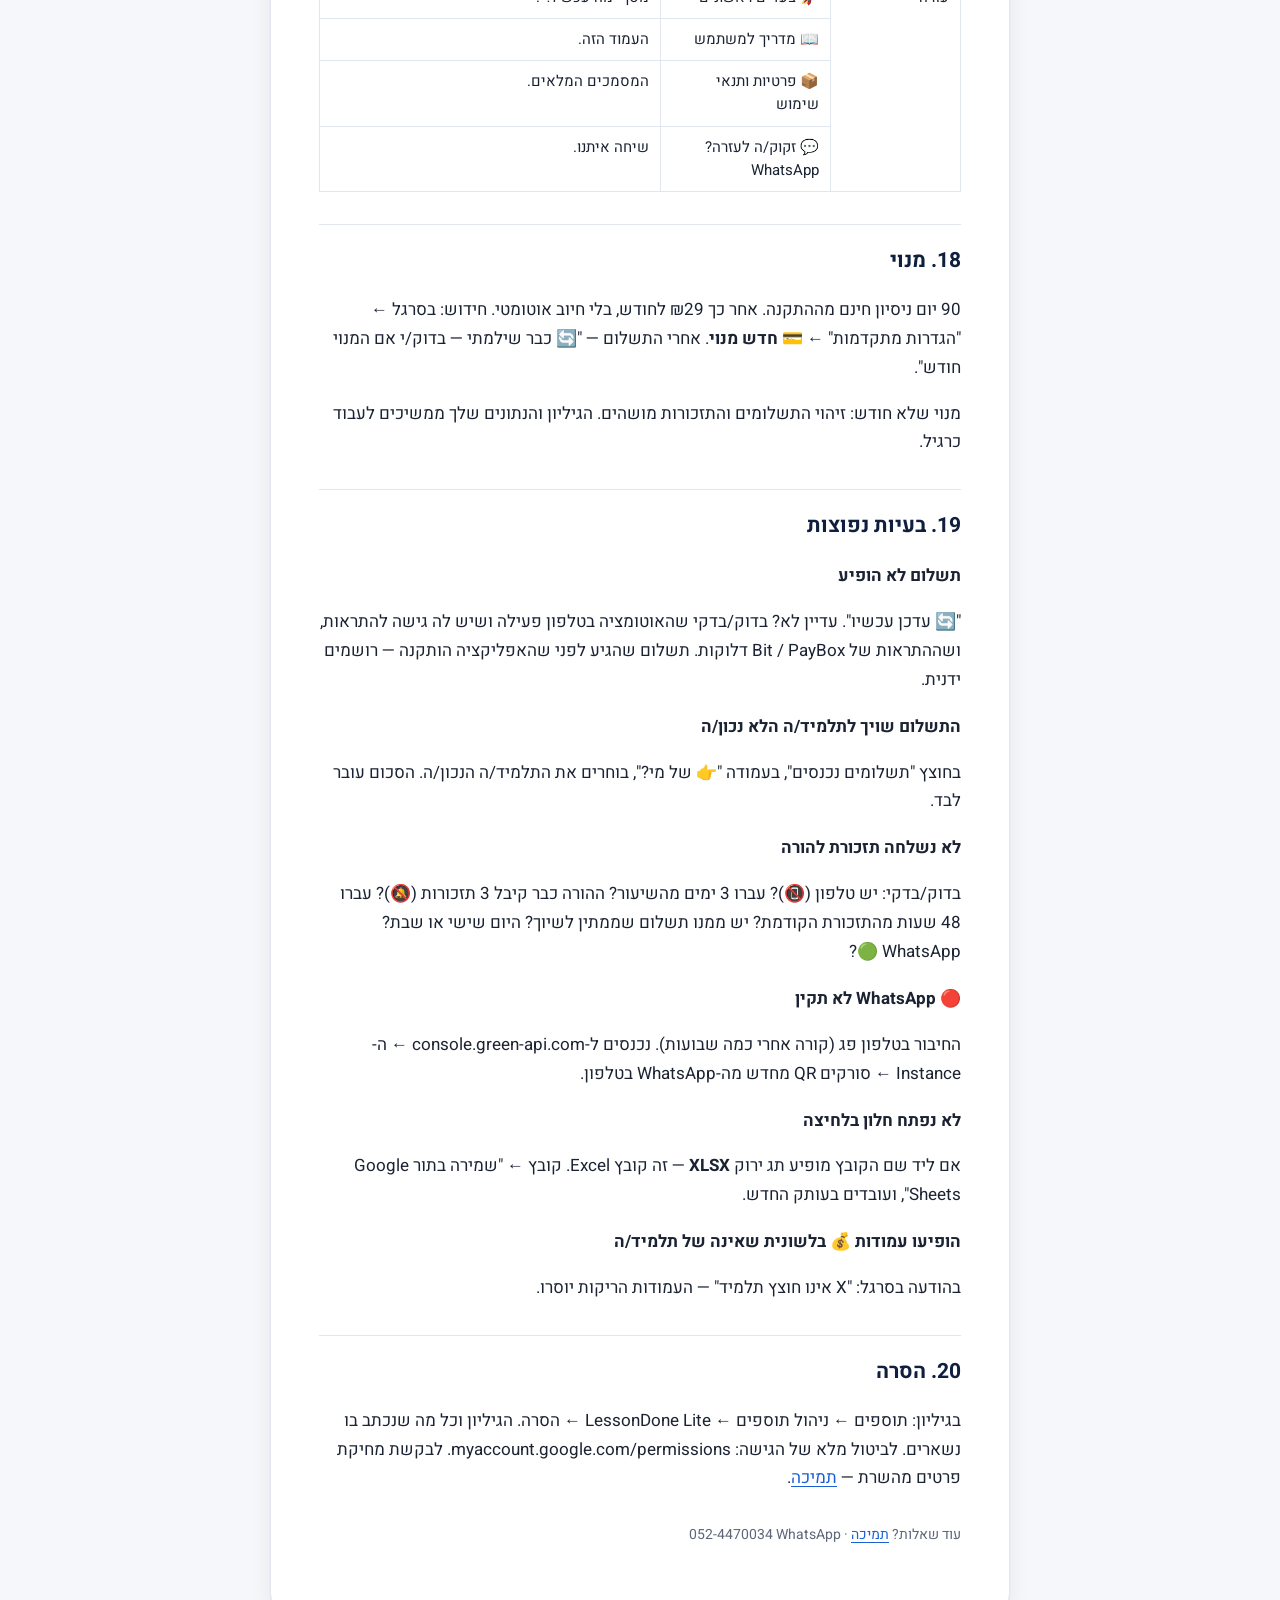
<file: lite/guide/index.html>
<!doctype html>
<html lang="he" dir="rtl">
<head>
<meta charset="utf-8">
<meta name="viewport" content="width=device-width, initial-scale=1, viewport-fit=cover">
<title>מדריך למשתמש — LessonDone Lite</title>
<meta name="description" content="מדריך למשתמש: התקנה, חיבור הטלפון, שימוש יומי, תזכורות ובעיות נפוצות.">
<meta name="theme-color" content="#0f1f3d">
<link rel="icon" type="image/png" sizes="32x32" href="/brand/icon-32.png">
<link rel="apple-touch-icon" href="/brand/icon-128.png">
<link rel="alternate" hreflang="en" href="/lite/en/">
<meta property="og:title" content="מדריך למשתמש — LessonDone Lite">
<meta property="og:description" content="מדריך למשתמש: התקנה, חיבור הטלפון, שימוש יומי, תזכורות ובעיות נפוצות.">
<meta property="og:image" content="/brand/banner-220x140.png">
<link rel="preconnect" href="https://fonts.googleapis.com">
<link rel="preconnect" href="https://fonts.gstatic.com" crossorigin>
<link rel="stylesheet" href="https://fonts.googleapis.com/css2?family=Heebo:wght@400;500;700;800&display=swap">
<link rel="stylesheet" href="/lite/assets/site.css">
</head>
<body>
<header class="top"><div class="wrap">
  <a class="logo" href="/lite/"><img src="/brand/icon-128.png" alt="" width="34" height="34"><bdi dir="ltr">Lesson<span>Done</span> Lite</bdi></a>
  <nav class="nav" aria-label="ניווט"><a href="/lite/#how">איך זה עובד</a><a class="nav-guide" href="/lite/guide/" aria-current="page">📖 מדריך למשתמש</a><a href="/lite/privacy/">פרטיות</a><a href="/lite/terms/">תנאי שימוש</a><a href="/lite/support/">תמיכה</a><a class="lang" href="/lite/en/" lang="en" hreflang="en">English</a></nav>
</div></header>
<div class="doc-head"><div class="wrap narrow"><h1>מדריך למשתמש</h1><p>כל מה שצריך כדי להתחיל ולעבוד עם LessonDone Lite.</p></div></div>
<main>
<section class="doc"><div class="wrap narrow"><article class="guide">
<nav class="toc" aria-label="תוכן"><b>בעמוד הזה</b>
<a href="#what">1. מה המערכת עושה</a>
<a href="#before">2. לפני שמתחילים</a>
<a href="#install">3. התקנה</a>
<a href="#phone">4. חיבור הטלפון</a>
<a href="#added">5. מה נוסף לגיליון שלך</a>
<a href="#baseline">6. קו ההתחלה והקו האדום</a>
<a href="#flow">7. איך תשלום נכנס</a>
<a href="#incoming">8. חוצץ "תשלומים נכנסים"</a>
<a href="#assign">9. תשלום שלא זוהה</a>
<a href="#cash">10. מזומן, העברה ותשלום שלא נקלט</a>
<a href="#students">11. תלמידים: הוספה, שינוי, ביטול</a>
<a href="#payers">12. משלמים וטלפונים</a>
<a href="#summary">13. חוצץ "ריכוז" וסיכומים</a>
<a href="#reminders">14. תזכורות WhatsApp להורים</a>
<a href="#toyou">15. הודעות אליך/אלייך</a>
<a href="#delete">16. מה קורה אם מוחקים או משנים</a>
<a href="#sidebar">17. הסרגל — כל הכפתורים</a>
<a href="#plan">18. מנוי</a>
<a href="#trouble">19. בעיות נפוצות</a>
<a href="#remove">20. הסרה</a>
</nav>

<h2 id="what">1. מה LessonDone Lite עושה</h2>
<p class="lead">LessonDone Lite עובד <b>על גיליון השיעורים הפרטי שלך</b> ב-Google Sheets. את/ה ממשיך/ה לרשום שיעורים בדיוק כמו היום — והמערכת עושה את השאר:</p>
<ol>
<li>כשמגיע אליך/אלייך תשלום ב-<b>Bit</b> או ב-<b>PayBox</b>, הטלפון שלך מעביר את ההתראה (בלי לקרוא SMS ובלי גישה לחשבון הבנק).</li>
<li>המערכת מזהה ממי הגיע הכסף, ורושמת אותו ליד השיעור הפתוח הוותיק ביותר של התלמיד/ה.</li>
<li>היתרה של כל שיעור מתעדכנת, והשורה נצבעת לפי המצב.</li>
<li>אם ביקשת — נשלחת להורה תזכורת WhatsApp עדינה על יתרה פתוחה, מהמספר שלך.</li>
</ol>
<p>תוכן הגיליון שלך נשאר בגיליון שלך. המערכת כותבת רק לעמודות ולחוצצים שלה (מסומנים ב-💰), ולא משנה אף עמודה שלך.</p>

<h2 id="before">2. לפני שמתחילים</h2>
<ul>
<li><b>גיליון ב-Google Sheets.</b> קובץ Excel במחשב? פותחים <span dir="ltr">sheets.google.com</span> ← קובץ ← ייבוא ← מעלים את הקובץ. קובץ Excel שנפתח ב-Drive (תג ירוק <b dir="ltr">XLSX</b> ליד השם) — קובץ ← "שמירה בתור Google Sheets", ועובדים מעכשיו רק בעותק החדש.</li>
<li><b>מה צריך להיות בגיליון:</b> לכל שיעור — תאריך וסכום, ושם התלמיד/ה. השם יכול להיות בעמודה, בראש בלוק של שורות, או כשם הלשונית (לשונית לכל תלמיד/ה). התוסף מזהה את העמודות לבד, גם בשמות כמו "מתי", "כמה", "לתשלום".</li>
<li><b>טלפון:</b> אנדרואיד 7.0 ומעלה, או אייפון 11 ומעלה עם iOS 27. טלפון ישן יותר — <b>מצב ידני</b>: כל השאר עובד, ואת התשלומים רושמים בלחיצה (סעיף 10).</li>
<li><b>Bit ו/או PayBox מותקנות בטלפון, מחוברות, וההתראות שלהן דלוקות</b> — לפני שמחברים את הטלפון. תשלום שהגיע לפני שהאפליקציה הותקנה לא נקלט לבד; רושמים אותו ידנית.</li>
<li><b>לתזכורות להורים (לא חובה):</b> חשבון ב-GREEN API (סעיף 14).</li>
<li><b>מומלץ:</b> לפני ההתקנה — קובץ ← יצירת עותק, כגיבוי.</li>
</ul>

<h2 id="install">3. התקנה (כ-2 דקות)</h2>
<ol>
<li>פותחים את הגיליון ← <b>תוספים</b> ← LessonDone Lite ← נפתח סרגל צד.</li>
<li><b>שלב 1 — פרטים:</b> שם, טלפון, סוג הטלפון, ואילו אפליקציות תשלום יש לך.</li>
<li><b>שלב 2 — הגיליון:</b> התוסף מזהה את העמודות ומציג מה מצא.</li>
<li><b>שלב 3 — WhatsApp (אפשר לדלג):</b> חיבור GREEN API ואישור התזכורות להורים.</li>
<li><b>שלב 4 — תנאים:</b> קריאה ואישור של <a href="/lite/terms/">תנאי השימוש</a> ו<a href="/lite/privacy/">מדיניות הפרטיות</a>.</li>
</ol>
<p>בסוף ההתקנה מופיע מסך "מה עכשיו?" — אפשר לפתוח אותו שוב בכל זמן מהסרגל: <b>עזרה ← 🚀 צעדים ראשונים</b>.</p>
<p class="note-box">לא זוהתה עמודת תאריך או סכום? מסך הסיום יגיד זאת. אפשר לבחור את העמודות בעצמך: סרגל ← "WhatsApp ותשלומים" ← <b>🔍 הצג/עדכן עמודות מזוהות</b>, או לכתוב לנו.</p>

<h2 id="phone">4. חיבור הטלפון</h2>
<h3>אנדרואיד — MacroDroid</h3>
<ol>
<li>מתקינים <b>MacroDroid</b> מ-Google Play (חינם).</li>
<li>בסיום ההתקנה בגיליון נשלחת אליך/אלייך מאיתנו הודעת WhatsApp עם קובץ הגדרה אישי. שומרים את איש הקשר של LessonDone, כדי שההודעות לא ייחסמו.</li>
<li>פותחים את הקובץ ← הוא נטען ל-MacroDroid ← מאשרים גישה להתראות.</li>
<li>בודקים: מבקשים ממישהו לשלוח ₪1 ב-Bit. תוך דקות זה מופיע בגיליון.</li>
</ol>
<h3>אייפון 11 ומעלה (iOS 27) — קיצורים</h3>
<ol>
<li>מקבלים מאיתנו קישור לקיצור ← "הוספת קיצור" ← מפעילים אותו פעם אחת עם הקוד האישי.</li>
<li>באפליקציית הקיצורים ← אוטומציה ← "כשמתקבלת התראה" מ-<b>Bit</b> ומ-<b>PayBox</b> ← מריצים את הקיצור, בלי לשאול.</li>
<li>בתוך Bit: פרופיל ← הרשאות והגדרות ← "קבלת נוטיפיקציות מ-bit" — דלוק.</li>
<li>אפליקציה שהותקנה <b>אחרי</b> שיצרת את האוטומציה — נכנסים לאוטומציה ומוסיפים אותה.</li>
</ol>
<h3>מצב ידני (טלפון ישן)</h3>
<p>אין חיבור לטלפון. כשמגיע תשלום — "💰 רשום תשלום" בסרגל (סעיף 10). כל השאר עובד אותו דבר.</p>
<p>עד שמגיע התשלום הראשון מהטלפון, הסרגל מציג <b>"📲 עוד לא התקבל תשלום מהטלפון"</b>. זה נעלם לבד אחרי התשלום הראשון.</p>

<h2 id="added">5. מה נוסף לגיליון שלך</h2>
<h3>עמודות 💰 בכל חוצץ שיעורים</h3>
<p>נוספות בסוף הטבלה, אחרי העמודות שלך. ריחוף עם העכבר על הכותרת מציג הסבר.</p>
<div class="tbl"><table>
<thead><tr><th>עמודה</th><th>מה יש בה</th><th>מותר לערוך?</th></tr></thead>
<tbody>
<tr><td><b>💰 שולם</b></td><td>כמה שולם על השיעור. מתמלאת לבד כשמזוהה תשלום.</td><td>כן — אפשר להקליד סכום (למשל מזומן). המקור יירשם "ידני".</td></tr>
<tr><td><b>💰 יתרה</b></td><td>סכום השיעור פחות מה ששולם. מחושבת לבד.</td><td>אין צורך.</td></tr>
<tr><td><b>💰 מקור</b></td><td>מאיפה הגיע הכסף: Bit / Paybox / ידני. כמה תשלומים — כולם ("Bit · Paybox").</td><td>אין צורך.</td></tr>
<tr><td><b>💰 תאריך תשלום</b></td><td>מתי התקבל התשלום.</td><td>אין צורך.</td></tr>
<tr><td><b>💰 תזכורות</b></td><td>מתי נשלחה להורה תזכורת WhatsApp שכללה את השיעור (תאריך ושעה, למשל <span dir="ltr">19/10 18:42 · 21/10 19:05</span>). נוספת לבד עם התזכורת הראשונה על התלמיד/ה — אין עמודה? עוד לא נשלחה עליו/ה תזכורת.</td><td>כן — לתצוגה בלבד; המערכת לא קוראת ממנה.</td></tr>
</tbody></table></div>
<p><b>לא למחוק את העמודות האלה.</b> אם נמחקו בטעות — ראו סעיף 16. בעמודות שלך (גם אם יש לך "שולם", "סטטוס" או "יתרה" משלך) המערכת לא כותבת אף פעם — רק קוראת.</p>

<h3>צבעי השורות</h3>
<ul class="swatches">
<li><span class="sw" style="background:#dcfce7"></span> <b>ירוק</b> — שולם במלואו</li>
<li><span class="sw" style="background:#dbeafe"></span> <b>כחול</b> — שולם חלקית</li>
<li><span class="sw" style="background:#fee2e2"></span> <b>אדום</b> — לא שולם</li>
<li><span class="sw" style="background:#f1f5f9"></span> <b>אפור</b> — בוטל</li>
</ul>
<p>שורה שצבעת בעצמך בצבע אחר — הצבע שלך נשאר.</p>

<h3>חוצצי המערכת</h3>
<div class="tbl"><table>
<thead><tr><th>חוצץ</th><th>מה הוא</th><th>מה עושים בו</th></tr></thead>
<tbody>
<tr><td><b>💰 תשלומים נכנסים</b></td><td>כל תשלום שהגיע, והמצב שלו.</td><td>בוחרים "👉 של מי?" לתשלום שלא זוהה (סעיפים 8–9).</td></tr>
<tr><td><b>💰 ריכוז</b></td><td>תמונת מצב לכל תלמיד/ה.</td><td>קריאה בלבד (סעיף 13).</td></tr>
<tr><td><b>💰 משלמים וטלפונים</b></td><td>מי משלם על מי, וטלפון לתזכורות.</td><td>נוצר לבד; אפשר לתקן (סעיף 12).</td></tr>
<tr><td>💰 עותק שולם (מערכת)<br>💰 זיכרון שיוכים (מערכת)</td><td>חוצצים <b>נסתרים</b>: גיבוי של הסכומים ששולמו, וזיכרון של כל שיוך — כדי שאפשר יהיה לשחזר ולבטל.</td><td>לא נוגעים.</td></tr>
</tbody></table></div>

<h2 id="baseline">6. קו ההתחלה והקו האדום</h2>
<p>המערכת מתחילה לעקוב <b>מיום ההתקנה</b>. שיעורים מלפני כן הם היסטוריה: הם לא נחשבים חוב, לא נשלחת עליהם תזכורת, לא משויך אליהם תשלום, והם לא מופיעים בסיכומים. שום דבר לא נכתב בשורות הישנות.</p>
<ul>
<li><b>בסרגל</b> (ב-90 הימים הראשונים): "📅 LessonDone עוקב מ-…". <b>בחוצץ "ריכוז"</b> — תמיד, בשורה הראשונה.</li>
<li><b>קו אדום דק</b> בכל חוצץ שיעורים, בגבול בין ההיסטוריה לשיעור הראשון אחרי ההתקנה (עם הערה על תא התאריך). הוא מצויר פעם אחת, אחרי שיש שיעור ראשון חדש.</li>
<li>מיון החוצץ אחרי שהקו צויר מזיז אותו יחד עם השורה — זה רק סימון, לא משפיע על החישוב.</li>
<li>עריכה של שורה מלפני קו ההתחלה — לא נכתבת לעמודות ה-💰, ותופיע הודעה קטנה (פעם ביום, ב-90 הימים הראשונים).</li>
<li>קו ההתחלה שמור בתוך הגיליון — הוא נשאר גם אחרי "הגדרה ראשונית מחדש".</li>
</ul>

<h2 id="flow">7. איך תשלום נכנס</h2>
<h3>מתי</h3>
<ul>
<li>בכל שעה בין 06:00 ל-23:00, בכל פתיחה של הגיליון, ובכל לחיצה על <b>"🔄 עדכן עכשיו"</b> בראש הסרגל (עובד גם בלילה).</li>
<li>בראש הסרגל: "🔄 תשלומים נבדקו לאחרונה…" — ירוק עד שעה, אפור עד 3 שעות, כתום אחר כך.</li>
</ul>
<h3>איך המערכת יודעת של מי הכסף</h3>
<ol>
<li><b>משלם מוכר</b> — שם שכבר שויך בעבר לתלמיד/ה, או שם שמופיע בעמודת "שם הורה" / "שם משלם" בגיליון שלך.</li>
<li><b>שם התלמיד/ה</b> — כשהשולח הוא התלמיד/ה עצמו/ה.</li>
<li><b>שם משפחה</b> — רק כשיש תלמיד/ה יחיד/ה עם שם המשפחה הזה (מסומן בעמודת "מקור").</li>
</ol>
<p>כשיש ספק — <b>המערכת לא מנחשת</b>. התשלום נשאר 🟡 "ממתין", לפעמים עם הצעה "אולי של X?", ואת/ה מחליט/ה (סעיף 9).</p>
<p class="note-box">Bit באייפון מציג לפעמים רק שם פרטי ("נועה"). תשלום כזה משויך לבד רק כשהשם כבר מוכר כמשלם והסכום תואם בדיוק לשיעורים הפתוחים. אחרת — ממתין עם הצעה.</p>
<h3>על איזה שיעור נרשם</h3>
<ul>
<li>על <b>השיעור הפתוח הוותיק ביותר</b> של התלמיד/ה. תשלום גדול מהשיעור מתפרס על השיעורים הבאים, מהישן לחדש.</li>
<li><b>עודף</b> מעל כל החוב לא נשמר כזכות; הוא מצוין בחוצץ התשלומים: "✅ שויך — X (עודף ₪120)".</li>
<li>הורה שמשלם על שני ילדים — מזוהה, ואפשר לשייך כל תשלום לילד/ה הנכון/ה.</li>
</ul>
<p class="note-box">זיהוי תשלום הוא מידע בלבד, לא אישור שהכסף התקבל. אם יש ספק — בודקים באפליקציה של Bit או PayBox.</p>

<h2 id="incoming">8. חוצץ "💰 תשלומים נכנסים"</h2>
<p>כל תשלום נכנס בשורה חדשה למעלה.</p>
<div class="tbl"><table>
<thead><tr><th>עמודה</th><th>מה יש בה</th></tr></thead>
<tbody>
<tr><td>תאריך</td><td>מתי הגיע התשלום.</td></tr>
<tr><td>שם שולח</td><td>השם כפי שמופיע ב-Bit / PayBox ("✍️ רישום ידני" — תשלום שרשמת בסרגל).</td></tr>
<tr><td>סכום · מקור</td><td>הסכום, ו-Bit / Paybox / מזומן / העברה.</td></tr>
<tr><td>סטטוס ⓘ</td><td>המצב (ריחוף על הכותרת מציג מקרא).</td></tr>
<tr><td>הודעה מקורית</td><td>טקסט ההתראה כפי שהגיע — לבדיקה. בשורה אחת; עומדים על התא כדי לקרוא הכול.</td></tr>
<tr><td>👉 של מי?</td><td>כאן בוחרים או מתקנים של מי הכסף.</td></tr>
</tbody></table></div>
<h3>הסטטוסים</h3>
<ul class="swatches">
<li><span class="sw" style="background:#dcfce7"></span> <b>✅ שויך — שם</b>: נרשם על השיעורים של התלמיד/ה.</li>
<li><span class="sw" style="background:#fefce8"></span> <b>⏳ ממתין</b>: מחכה לבחירה שלך בעמודה "👉 של מי?".</li>
<li><span class="sw" style="background:#f1f5f9"></span> <b>לא רלוונטי</b>: לא קשור לשיעורים (למשל החזר חוב פרטי).</li>
<li><span class="sw" style="background:#fef2f2"></span> <b>🚫 חסום</b>: הודעה שאינה תשלום (לא נספרת). אפשר לנקות: "הגדרות מתקדמות" ← 🧹 נקה SMS חסומים.</li>
<li><b>⚠️ שונה ידנית</b>: תשלום משויך, שהסכום שלו ב"💰 שולם" הוקטן אחר כך ביד. רק סימון — שום דבר לא נמחק.</li>
</ul>
<p><b>לא מוחקים שורות בחוצץ הזה.</b> מחיקת שורה לא מבטלת את התשלום שכבר נרשם על השיעור. כדי לבטל — מרוקנים את התא "👉 של מי?" (סעיף 9). בשורות "לא רלוונטי" הטקסט המקורי נמחק לבד אחרי 30 יום.</p>

<h2 id="assign">9. תשלום שלא זוהה, או שויך לא נכון</h2>
<p>בוחרים <b>של מי הכסף</b> — באחת משתי דרכים:</p>
<ul>
<li>בחוצץ "💰 תשלומים נכנסים", בעמודה <b>"👉 של מי?"</b> — בוחרים תלמיד/ה מהרשימה. השורה מתעדכנת מיד ל"⏳ משייך…", ותוך כמה שניות לירוק.</li>
<li>או בסרגל: <b>"🔗 שייך תשלום שהתקבל"</b> (מופיע כשיש תשלומים ממתינים). שם אפשר גם לבחור שיעור מסוים.</li>
</ul>
<p>מה אפשר לבחור בעמודה "👉 של מי?":</p>
<div class="tbl"><table>
<thead><tr><th>בחירה</th><th>מה קורה</th></tr></thead>
<tbody>
<tr><td>תלמיד/ה</td><td>התשלום נרשם על השיעור הפתוח הוותיק ביותר, והמשלם נזכר לפעם הבאה.</td></tr>
<tr><td>תלמיד/ה אחר/ת (בשורה שכבר שויכה)</td><td>הסכום יורד מהקודם/ת ונרשם על החדש/ה. המשלם שנזכר מתוקן.</td></tr>
<tr><td>מחיקת הבחירה (תא ריק)</td><td>השיוך מתבטל, הסכום יורד מהשיעור, והתשלום חוזר ל"ממתין".</td></tr>
<tr><td>— לא רלוונטי לתשלומי שיעורים: התשלום הזה —</td><td>רק התשלום הזה מסומן כלא רלוונטי.</td></tr>
<tr><td>— לא רלוונטי לתשלומי שיעורים: כל התשלומים מהשולח —</td><td>גם תשלומים הבאים מאותו שם יסומנו לבד "🚫 לא רלוונטי (נזכר)". בחירת תלמיד/ה בשורה כזו מבטלת את זה.</td></tr>
</tbody></table></div>
<p>מהפעם הבאה המערכת זוכרת את המשלם. תלמיד/ה יכול/ה להיות עם כמה משלמים (אבא, אמא), ומשלם אחד יכול לשלם על כמה ילדים.</p>
<p class="note-box">טעות בשיוך מתקנים <b>בעמודה "👉 של מי?"</b>, לא בעמודה "💰 שולם" — רק כך הסכום עובר בדיוק למקום הנכון.</p>

<h2 id="cash">10. מזומן, העברה, או תשלום שלא נקלט</h2>
<p>יש שתי דרכים, ושתיהן תקינות:</p>
<h3>מומלץ: מהסרגל</h3>
<p><b>"✍️ הוסף תשלום במזומן / העברה"</b> (במצב ידני: "💰 רשום תשלום") ← תלמיד/ה, סכום, אמצעי ותאריך. התשלום נכנס לחוצץ "תשלומים נכנסים" (שולח "✍️ רישום ידני") ונרשם על השיעורים הפתוחים הוותיקים — בדיוק כמו תשלום שזוהה לבד. היתרון: הוא מתועד, ואפשר לבטל או להעביר אותו בעמודה "👉 של מי?".</p>
<h3>מהיר: בגיליון</h3>
<p>מקלידים את הסכום בעמודה <b>"💰 שולם"</b> של השיעור. היתרה והצבע מתעדכנים מיד, והמקור נרשם "ידני".</p>
<ul>
<li>יש לך עמודת "שולם" משלך עם V / ✓ / כן / תיבת סימון? המערכת קוראת אותה כ"שולם במלואו".</li>
<li>רושמת תשלומים כשורה עם סכום שלילי (כמו ספר חשבונות)? גם זה נקרא, ומזכה את השיעורים הפתוחים מהישן לחדש. תשלום שהמערכת כבר זיהתה ורשמת גם בעצמך — נספר פעם אחת.</li>
</ul>

<h2 id="students">11. תלמידים: הוספה, שינוי, ביטול</h2>
<h3>תלמיד/ה חדש/ה</h3>
<ul>
<li><b>גיליון עם לשונית לכל תלמיד/ה:</b> בסרגל ← <b>"➕ תלמיד/ה חדש/ה"</b> — נוצרת לשונית באותו מבנה, עם עמודות ה-💰, בלי שיעורים. אפשר גם לפתוח לשונית בעצמך: היא תזוהה בסנכרון הבא, יתווספו לה עמודות ה-💰, ובסרגל תופיע הודעה "✅ עמודות 💰 נוספו".</li>
<li><b>גיליון עם טבלה אחת:</b> פשוט רושמים שיעור עם השם החדש. אין מה להגדיר.</li>
<li>לשונית שזוהתה בטעות כתלמיד/ה (למשל "הוצאות")? בהודעה בסרגל: <b>"X אינו חוצץ תלמיד"</b> — עמודות ה-💰 הריקות יוסרו ממנה.</li>
<li>תלמיד/ה חדש/ה בלי שיעורים עדיין מופיע/ה ברשימות השיוך — אפשר לשייך תשלום מראש.</li>
</ul>
<h3>שינוי שם</h3>
<p>שינוי שם של לשונית תלמיד/ה — הטלפון והמשלמים שנזכרו עוברים לשם החדש לבד.</p>
<h3>שיעור שבוטל</h3>
<p>כותבים "בוטל" בעמודת הסטטוס שלך (אם יש), או מוחקים את הסכום / רושמים 0. שיעור כזה לא נחשב חוב. <b>לא מוחקים שורת שיעור ששולמה</b> — ראו סעיף 16.</p>
<h3>תלמיד/ה שסיים/ה</h3>
<p>אין מה לעשות. אחרי 60 יום בלי שיעור הוא/היא מסומן/ת בחוצץ "ריכוז" כ"לא פעיל/ה".</p>

<h2 id="payers">12. משלמים וטלפונים</h2>
<p>החוצץ <b>"💰 משלמים וטלפונים"</b> נוצר לבד, רק כשיש מה לשמור. לא חייבים למלא אותו.</p>
<ul>
<li><b>בצד ימין — משלמים שנזכרו:</b> השם כפי שמופיע ב-Bit / PayBox, עבור מי הוא משלם, ומתי נלמד. נוסף לבד בכל שיוך.</li>
<li><b>בצד שמאל — טלפון לתזכורות:</b> תלמיד/ה, טלפון ההורה, ו"שם לפנייה" (רשות — למשל "דנה", לפתיחת ההודעה "שלום דנה").</li>
<li><b>טלפון אחד לכל תלמיד/ה.</b> אחים עם אותו טלפון — ההורה מקבל הודעה אחת.</li>
<li><b>יש לך כבר עמודת טלפון של ההורה בגיליון</b> (למשל "טלפון הורה")? המערכת משתמשת בה, וטלפון שכתוב בשורה גובר. ממלאים פעם אחת לתלמיד/ה — לא בכל שורה.</li>
<li>חסר טלפון לתלמיד/ה עם חוב (כש-WhatsApp מחובר)? בסרגל תופיע שורת <b>"📵"</b> עם הכפתור <b>"📱 הוסף טלפונים"</b>.</li>
<li>טעות? מתקנים ישר בחוצץ. מספר עם 0 בהתחלה נשמר נכון.</li>
</ul>

<h2 id="summary">13. חוצץ "💰 ריכוז" וסיכומים</h2>
<p>תמונת מצב של כל התלמידים, במקום אחד. <b>לקריאה בלבד</b> — מתעדכן לבד בכל סנכרון ואחרי כל שיוך, ושינוי ידני בו יידרס (Sheets יציג אזהרה לפני עריכה).</p>
<div class="tbl"><table>
<thead><tr><th>עמודה</th><th>מה יש בה</th></tr></thead>
<tbody>
<tr><td>תלמיד/ה</td><td>השם.</td></tr>
<tr><td>פעיל/ה מ-</td><td>השיעור הראשון מאז קו ההתחלה.</td></tr>
<tr><td>שיעור אחרון · שיעורים</td><td>מתי היה השיעור האחרון, וכמה שיעורים מאז קו ההתחלה.</td></tr>
<tr><td>שולם · <b>יתרה</b></td><td>כמה שולם וכמה פתוח.</td></tr>
<tr><td>תשלום אחרון (Bit/Paybox)</td><td>מתי הגיע התשלום האחרון.</td></tr>
<tr><td>טלפון לתזכורות</td><td>הטלפון שישמש לתזכורות (מהגיליון או מ"משלמים וטלפונים").</td></tr>
<tr><td>🔔 תזכורות</td><td>כמה תזכורות נשלחו על החוב הפתוח ומתי האחרונה (למשל <span dir="ltr">2/3 · 19/10</span>). כשהחוב נסגר — מתרוקן; ההיסטוריה נשארת בעמודה "💰 תזכורות" בשורות השיעור.</td></tr>
<tr><td>מצב</td><td>למשל "לא פעיל/ה" (60 יום בלי שיעור) או "אין שיעורים עדיין".</td></tr>
</tbody></table></div>
<p>בשורה הראשונה: מאיזה תאריך המערכת עוקבת. בתחתית: שורת סה"כ. תלמידים שסיימו לפני ההתקנה לא מוצגים. הריכוז שלך (אם יש לך) ממשיך לעבוד בנפרד.</p>
<h3>סיכומים מהסרגל</h3>
<ul>
<li><b>📊 סיכום חודשי</b> — לכל תלמיד/ה בחודש שבחרת: מספר שיעורים, סכום, שולם ויתרה, עם סה"כ. אפשר לבחור כל חודש מ-12 החודשים האחרונים. החלון נפתח על החודש הנוכחי, ואם עוד אין בו שיעורים — על החודש האחרון שיש בו. שיעורים מלפני קו ההתחלה לא נספרים.</li>
<li><b>👤 סיכום לתלמיד</b> — לתלמיד/ה אחד/ת, <b>מאז קו ההתחלה</b> (לא לפי חודש): כמה שולם, כמה יתרה פתוחה, ורשימת השיעורים שעוד לא שולמו — מהחדש לישן. התקופה כתובה בראש החלון.</li>
</ul>

<h2 id="reminders">14. תזכורות WhatsApp להורים (לא חובה)</h2>
<h3>חיבור</h3>
<ol>
<li>נרשמים ב-<span dir="ltr">green-api.com</span>. Developer (חינם) — עד 3 טלפונים שונים בחודש; Start (כ-$12 לחודש) — בלי הגבלה.</li>
<li>יוצרים Instance וסורקים את קוד ה-QR מה-WhatsApp בטלפון (מכשירים מקושרים ← קישור מכשיר).</li>
<li>בסרגל: "WhatsApp ותשלומים" ← <b>"💬 הגדר WhatsApp"</b> ← מדביקים idInstance ו-apiToken.</li>
<li><b>מאשרים את התזכורות</b> (חד-פעמי): רואים איך ההודעה נראית ולמי תישלח, ומסמנים את שתי התיבות. עד האישור הסרגל מציג 🟡 וכפתור "✅ אישור תזכורות להורים".</li>
</ol>
<h3>איך ההודעה נראית</h3>
<p>הודעה אחת לכל טלפון של הורה, עם פירוט של כל שיעור פתוח — תאריך וסכום — והסכום הכולל. הורה שמשלם על כמה ילדים מקבל את הפירוט לפי ילד/ה. עד 12 שורות, ואחר כך "ועוד N שיעורים".</p>
<p class="msg">שלום דנה 😊<br>תזכורת לגבי התשלום על השיעורים של יואב:<br><br>📚 07/10 — ₪150<br>📚 14/10 — ₪150 (שולם ₪50, נותר ₪100)<br><br>💰 סה"כ לתשלום: ₪250<br>ניתן לשלם באמצעות Bit, Paybox.<br>אם כבר שילמת — אפשר להתעלם מההודעה.<br>תודה רבה,<br>אסף | המורה שלך 🙏</p>
<p>את שורת "ניתן לשלם" בוחרים ב-<b>"💳 דרכי תשלום"</b> (Bit, Paybox, מזומן, העברה בנקאית). ההודעה יוצאת <b>מהמספר שלך</b>, ולכן היא מופיעה גם ב-WhatsApp שלך, בצ'אט עם ההורה.</p>
<h3>מי מקבל ומתי</h3>
<ul>
<li>הורה עם יתרה על שיעור שעברו ממנו יותר מ-3 ימים (ועד 90 יום אחורה), שיש לו טלפון.</li>
<li>בימים א׳–ה׳, בערב בין 18:00 ל-21:00, עם הפסקה של עשרות שניות בין הודעה להודעה.</li>
<li>לא יותר מפעם ב-48 שעות לאותו טלפון — אפשר לשנות ל-24 שעות או לכבות ב-<b>"🔔 תדירות תזכורות"</b>.</li>
<li>לכל היותר <b>3 תזכורות על אותו חוב</b>. כשהחוב נסגר — המונה מתאפס.</li>
</ul>
<h3>מתי לא נשלחת תזכורת</h3>
<ul>
<li>לפני שאישרת את התזכורות, ולפני שהגיע התשלום הראשון מהטלפון (במצב ידני — מיד).</li>
<li>להורה שיש ממנו תשלום שממתין לשיוך — כדי לא לבקש כסף ממי שכבר שילם.</li>
<li>לתלמיד/ה בחוצץ שעמודת "💰 שולם" שלו התרוקנה (סעיף 16).</li>
<li>על שיעורים מלפני קו ההתחלה, ובשישי-שבת.</li>
</ul>
<h3>איפה רואים למי נשלחה תזכורת ומתי</h3>
<ul>
<li><b>בשורת השיעור</b>, בעמודה <b>"💰 תזכורות"</b>: התאריך והשעה של כל תזכורת שכללה את השיעור. השיעור שולם? התאריכים נשארים — רואים כמה פעמים הזכירו.</li>
<li><b>בחוצץ "💰 ריכוז"</b>, בעמודה "🔔 תזכורות": כל התלמידים במבט אחד — כמה תזכורות נשלחו על החוב הפתוח ומתי האחרונה.</li>
<li><b>בסרגל:</b> "🔔 נשלחו N תזכורות ב-…" (בשבוע שאחרי), והודעה חד-פעמית כשהעמודה "💰 תזכורות" נוספת לחוצץ.</li>
<li><b>ב-WhatsApp שלך</b>, בצ'אט עם ההורה — ההודעה יוצאת מהמספר שלך.</li>
</ul>
<p class="note-box">"נשלחה" פירושו ש-GREEN API קיבל את ההודעה לשליחה — לא אישור שההורה קרא אותה.</p>
<h3>מה רואים בסרגל</h3>
<ul>
<li><b>🟢 WhatsApp מחובר</b> · <b>🟡</b> ממתין לאישור שלך (גם כשנוסח התזכורת עודכן — אז מאשרים שוב) · <b>🔴</b> מנותק או לא תקין.</li>
<li><b>🔕</b> — הורים שכבר קיבלו את כל 3 התזכורות על החוב הנוכחי. כדאי לפנות אליהם אישית.</li>
<li><b>📵</b> — תלמידים עם חוב בלי טלפון.</li>
<li><b>🔌 נתק WhatsApp</b> (בשתי לחיצות) — עוצר את התזכורות. <b>🔄 הפעל תזכורות מחדש</b> — מחזיר.</li>
</ul>
<p>מומלץ לשלוח להורים פעם אחת הודעה שמעכשיו ייתכן שיקבלו תזכורות (<a href="/lite/support/#parents">נוסח מוצע</a>). GREEN API הוא שירות לא רשמי — יש סיכון שהמספר יוגבל; פרטים בסעיף 9 של <a href="/lite/terms/">תנאי השימוש</a>.</p>

<h2 id="toyou">15. הודעות אליך/אלייך</h2>
<ul>
<li><b>תשלומים שממתינים לשיוך</b> — הודעת WhatsApp בערב, לכל היותר פעם בשבוע (לא בשישי-שבת), ועד 3 פעמים על אותם תשלומים.</li>
<li><b>WhatsApp התנתק</b> — הודעה קטנה כשפותחים את הגיליון (פעם ביום), ומייל מאיתנו.</li>
<li><b>התזכורות ממתינות לאישור שלך</b> — תזכורת עדינה עד שמאשרים.</li>
<li><b>בפתיחת הגיליון</b>, אם הגיעו תשלומים: "⏳ נמצאו N…" ואז "✅ נקלטו N…".</li>
</ul>

<h2 id="delete">16. מה קורה אם מוחקים או משנים</h2>
<p>המערכת בנויה כך שטעות אחת לא תגרום לתזכורת למי ששילם. אבל כדאי לדעת:</p>
<div class="tbl"><table>
<thead><tr><th>מה קרה</th><th>מה המערכת עושה</th><th>מה עושים</th></tr></thead>
<tbody>
<tr><td>נמחקה או התרוקנה עמודת <b>"💰 שולם"</b></td><td>מחזירה את הסכומים לבד בסנכרון הבא (מהעותק הנסתר), ומציגה בסרגל שורה עם "לא רציתי — בטל".</td><td>כלום. אם זה היה בכוונה — "לא רציתי — בטל".</td></tr>
<tr><td>כנ"ל, ואין ממה לשחזר</td><td>עוצרת את התזכורות לתלמידים של החוצץ, ומציגה התרעה אדומה.</td><td>Ctrl+Z או קובץ ← היסטוריית גרסאות, ואז "🔄 שחזרתי — בדוק שוב". או "זה היה בכוונה — המשך".</td></tr>
<tr><td>נמחקה עמודת 💰 אחרת</td><td>מוסיפה אותה מחדש בסוף הטבלה. הסכומים ב"💰 שולם" לא נפגעים.</td><td>כלום.</td></tr>
<tr><td>נמחקה <b>שורת שיעור</b> ששולמה</td><td>התשלום שנרשם בה נעלם יחד איתה. בחוצץ התשלומים הוא עדיין "שויך".</td><td>Ctrl+Z / היסטוריית גרסאות. או: מרוקנים ובוחרים שוב את התלמיד/ה ב"👉 של מי?".</td></tr>
<tr><td>נמחקה <b>שורה בחוצץ התשלומים</b></td><td>התשלום נשאר רשום על השיעור.</td><td>לביטול — מרוקנים את "👉 של מי?" (לא מוחקים שורה).</td></tr>
<tr><td>הוקטן ידנית "💰 שולם" של תשלום משויך</td><td>מסמנת בחוצץ התשלומים "⚠️ שונה ידנית". לא משנה כלום.</td><td>אם זו טעות — מחזירים את הסכום.</td></tr>
<tr><td>נערך חוצץ "💰 ריכוז"</td><td>דורסת את השינוי בסנכרון הבא.</td><td>לא עורכים שם.</td></tr>
<tr><td>נמחק חוצץ מערכת</td><td>נוצר מחדש כשצריך — אבל ההיסטוריה שהייתה בו אבדה.</td><td>היסטוריית גרסאות, אם חשוב.</td></tr>
<tr><td>נמחקה עמודת "💰 תזכורות"</td><td>לא יוצרת אותה שוב בלשונית הזו. שום דבר אחר לא משתנה.</td><td>רוצה אותה בחזרה? כותבים בכותרת של עמודה ריקה "💰 תזכורות".</td></tr>
<tr><td>מוינה לשונית שיעורים</td><td>הכול ממשיך לעבוד. הקו האדום זז עם השורה שלו.</td><td>כלום.</td></tr>
<tr><td>נערכה שורה מלפני קו ההתחלה</td><td>לא כותבת לעמודות ה-💰 (הודעה קטנה).</td><td>כלום — זו היסטוריה.</td></tr>
</tbody></table></div>
<p class="note-box">רשת ביטחון כללית: <b>קובץ ← היסטוריית גרסאות</b> ב-Google Sheets שומרת את כל הגרסאות של הגיליון.</p>

<h2 id="sidebar">17. הסרגל — כל הכפתורים</h2>
<div class="tbl"><table>
<thead><tr><th>איפה</th><th>כפתור</th><th>מה הוא עושה</th></tr></thead>
<tbody>
<tr><td rowspan="2">ראש הסרגל</td><td>🔄 עדכן עכשיו</td><td>בודק מיד אם הגיעו תשלומים.</td></tr>
<tr><td>✅ אישור תזכורות להורים</td><td>מופיע עד שמאשרים (סעיף 14).</td></tr>
<tr><td rowspan="5">פעולות</td><td>🔗 שייך תשלום שהתקבל</td><td>כשיש תשלומים ממתינים (סעיף 9).</td></tr>
<tr><td>✍️ הוסף תשלום במזומן / העברה</td><td>רישום ידני (סעיף 10).</td></tr>
<tr><td>➕ תלמיד/ה חדש/ה</td><td>בגיליון עם לשונית לכל תלמיד/ה (סעיף 11).</td></tr>
<tr><td>📊 סיכום חודשי</td><td>סעיף 13.</td></tr>
<tr><td>👤 סיכום לתלמיד</td><td>סעיף 13.</td></tr>
<tr><td rowspan="4">WhatsApp ותשלומים</td><td>💬 הגדר WhatsApp</td><td>חיבור או החלפה של GREEN API.</td></tr>
<tr><td>🔔 תדירות תזכורות</td><td>48 שעות / 24 שעות / כבוי.</td></tr>
<tr><td>💳 דרכי תשלום</td><td>מה כתוב בתזכורת על אופן התשלום.</td></tr>
<tr><td>🔍 הצג/עדכן עמודות מזוהות</td><td>מה זוהה בגיליון; בחירה ידנית אם צריך.</td></tr>
<tr><td rowspan="4">הגדרות מתקדמות</td><td>🧹 נקה SMS חסומים</td><td>כשיש שורות "חסום".</td></tr>
<tr><td>✏️ ערוך פרטים אישיים</td><td>שם, טלפון, סוג טלפון, אפליקציות.</td></tr>
<tr><td>🚀 הגדרה ראשונית מחדש</td><td>מעבר על שלבי ההתקנה שוב. החיבור לטלפון, ה-WhatsApp וקו ההתחלה נשמרים.</td></tr>
<tr><td>💳 חדש מנוי</td><td>סעיף 18.</td></tr>
<tr><td rowspan="4">עזרה</td><td>🚀 צעדים ראשונים</td><td>מסך "מה עכשיו?".</td></tr>
<tr><td>📖 מדריך למשתמש</td><td>העמוד הזה.</td></tr>
<tr><td>📦 פרטיות ותנאי שימוש</td><td>המסמכים המלאים.</td></tr>
<tr><td>💬 זקוק/ה לעזרה? WhatsApp</td><td>שיחה איתנו.</td></tr>
</tbody></table></div>

<h2 id="plan">18. מנוי</h2>
<p>90 יום ניסיון חינם מההתקנה. אחר כך ₪29 לחודש, בלי חיוב אוטומטי. חידוש: בסרגל ← "הגדרות מתקדמות" ← <b>💳 חדש מנוי</b>. אחרי התשלום — "🔄 כבר שילמתי — בדוק/י אם המנוי חודש".</p>
<p>מנוי שלא חודש: זיהוי התשלומים והתזכורות מושהים. הגיליון והנתונים שלך ממשיכים לעבוד כרגיל.</p>

<h2 id="trouble">19. בעיות נפוצות</h2>
<h3>תשלום לא הופיע</h3>
<p>"🔄 עדכן עכשיו". עדיין לא? בדוק/בדקי שהאוטומציה בטלפון פעילה ושיש לה גישה להתראות, ושההתראות של Bit / PayBox דלוקות. תשלום שהגיע לפני שהאפליקציה הותקנה — רושמים ידנית.</p>
<h3>התשלום שויך לתלמיד/ה הלא נכון/ה</h3>
<p>בחוצץ "תשלומים נכנסים", בעמודה "👉 של מי?", בוחרים את התלמיד/ה הנכון/ה. הסכום עובר לבד.</p>
<h3>לא נשלחה תזכורת להורה</h3>
<p>בדוק/בדקי: יש טלפון (📵)? עברו 3 ימים מהשיעור? ההורה כבר קיבל 3 תזכורות (🔕)? עברו 48 שעות מהתזכורת הקודמת? יש ממנו תשלום שממתין לשיוך? היום שישי או שבת? WhatsApp 🟢?</p>
<h3>🔴 WhatsApp לא תקין</h3>
<p>החיבור בטלפון פג (קורה אחרי כמה שבועות). נכנסים ל-<span dir="ltr">console.green-api.com</span> ← ה-Instance ← סורקים QR מחדש מה-WhatsApp בטלפון.</p>
<h3>לא נפתח חלון בלחיצה</h3>
<p>אם ליד שם הקובץ מופיע תג ירוק <b dir="ltr">XLSX</b> — זה קובץ Excel. קובץ ← "שמירה בתור Google Sheets", ועובדים בעותק החדש.</p>
<h3>הופיעו עמודות 💰 בלשונית שאינה של תלמיד/ה</h3>
<p>בהודעה בסרגל: "X אינו חוצץ תלמיד" — העמודות הריקות יוסרו.</p>

<h2 id="remove">20. הסרה</h2>
<p>בגיליון: תוספים ← ניהול תוספים ← LessonDone Lite ← הסרה. הגיליון וכל מה שנכתב בו נשארים. לביטול מלא של הגישה: <span dir="ltr">myaccount.google.com/permissions</span>. לבקשת מחיקת פרטים מהשרת — <a href="/lite/support/">תמיכה</a>.</p>
<p class="foot">עוד שאלות? <a href="/lite/support/">תמיכה</a> · WhatsApp <span dir="ltr">052-4470034</span></p>
</article></div></section>

</main>
<footer><div class="wrap">
  <div><a class="logo" href="/lite/"><img src="/brand/icon-128.png" alt="" width="34" height="34"><bdi dir="ltr">Lesson<span>Done</span> Lite</bdi></a>
  <p class="small">LessonDone Lite אינו קשור ל-Google, ל-WhatsApp/Meta, ל-Bit, ל-PayBox או ל-GREEN API, ואינו מאושר או ממומן על ידם. Google Sheets™ הוא סימן מסחר של Google LLC. כל סימני המסחר שייכים לבעליהם.</p><p class="small">© 2026 אסף דגן · LessonDone Lite</p></div>
  <div class="links"><a href="/lite/">דף הבית</a><a href="/lite/guide/">מדריך למשתמש</a><a href="/lite/privacy/">מדיניות פרטיות</a><a href="/lite/terms/">תנאי שימוש</a><a href="/lite/support/">תמיכה</a><a href="/lite/en/" lang="en">English</a></div>
</div></footer>
</body>
</html>
</file>
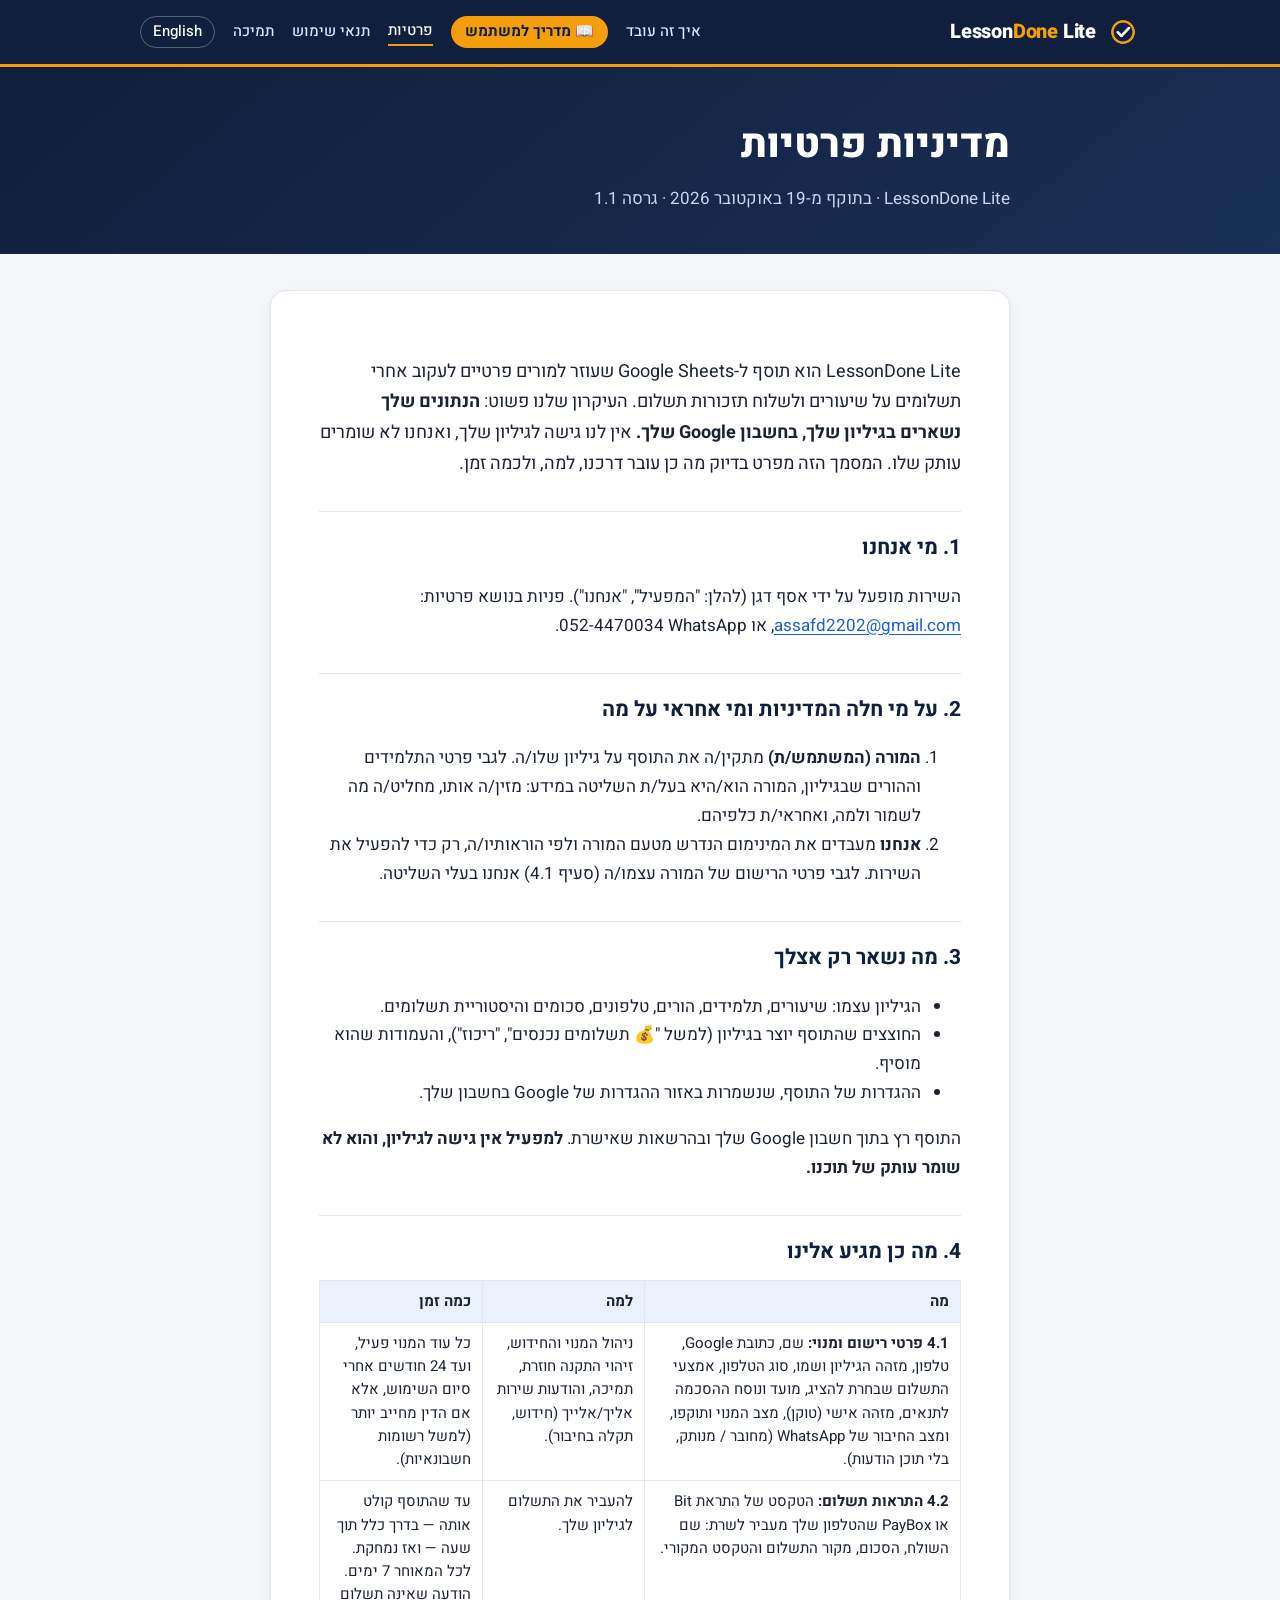
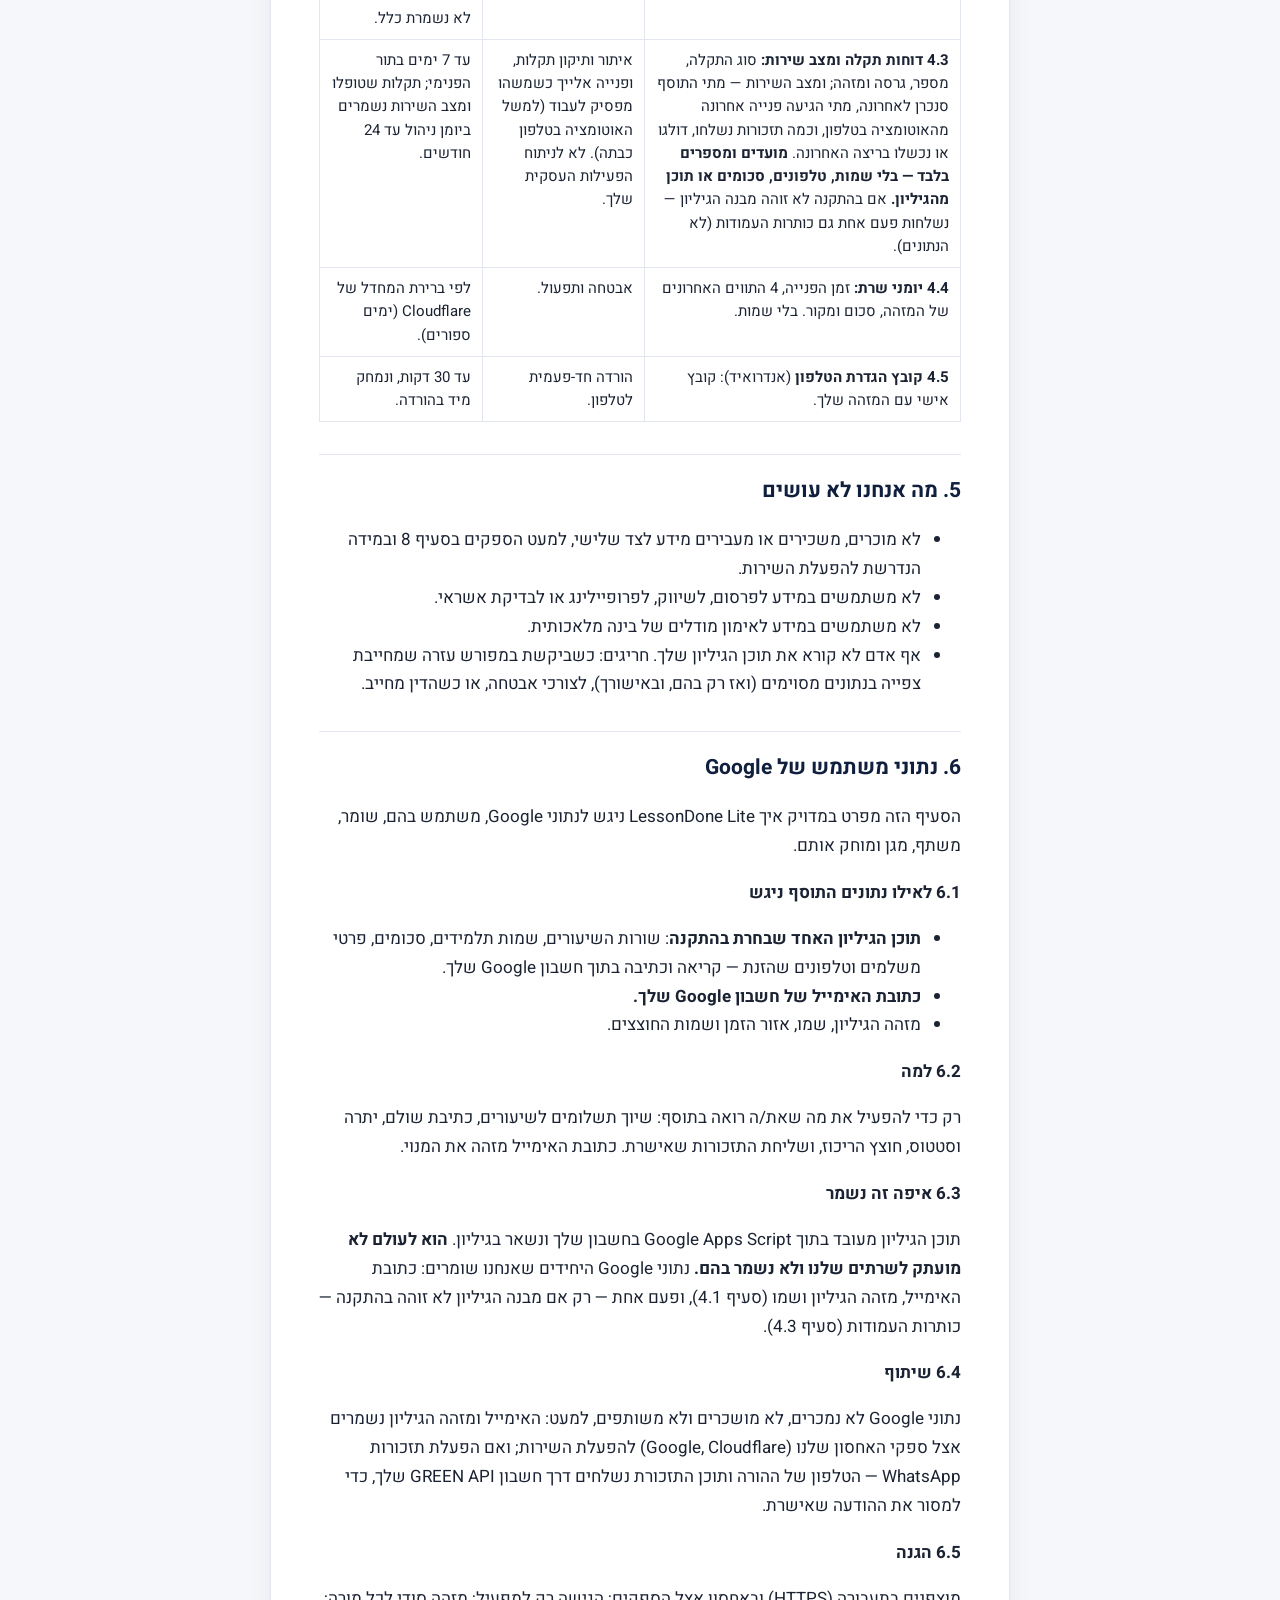
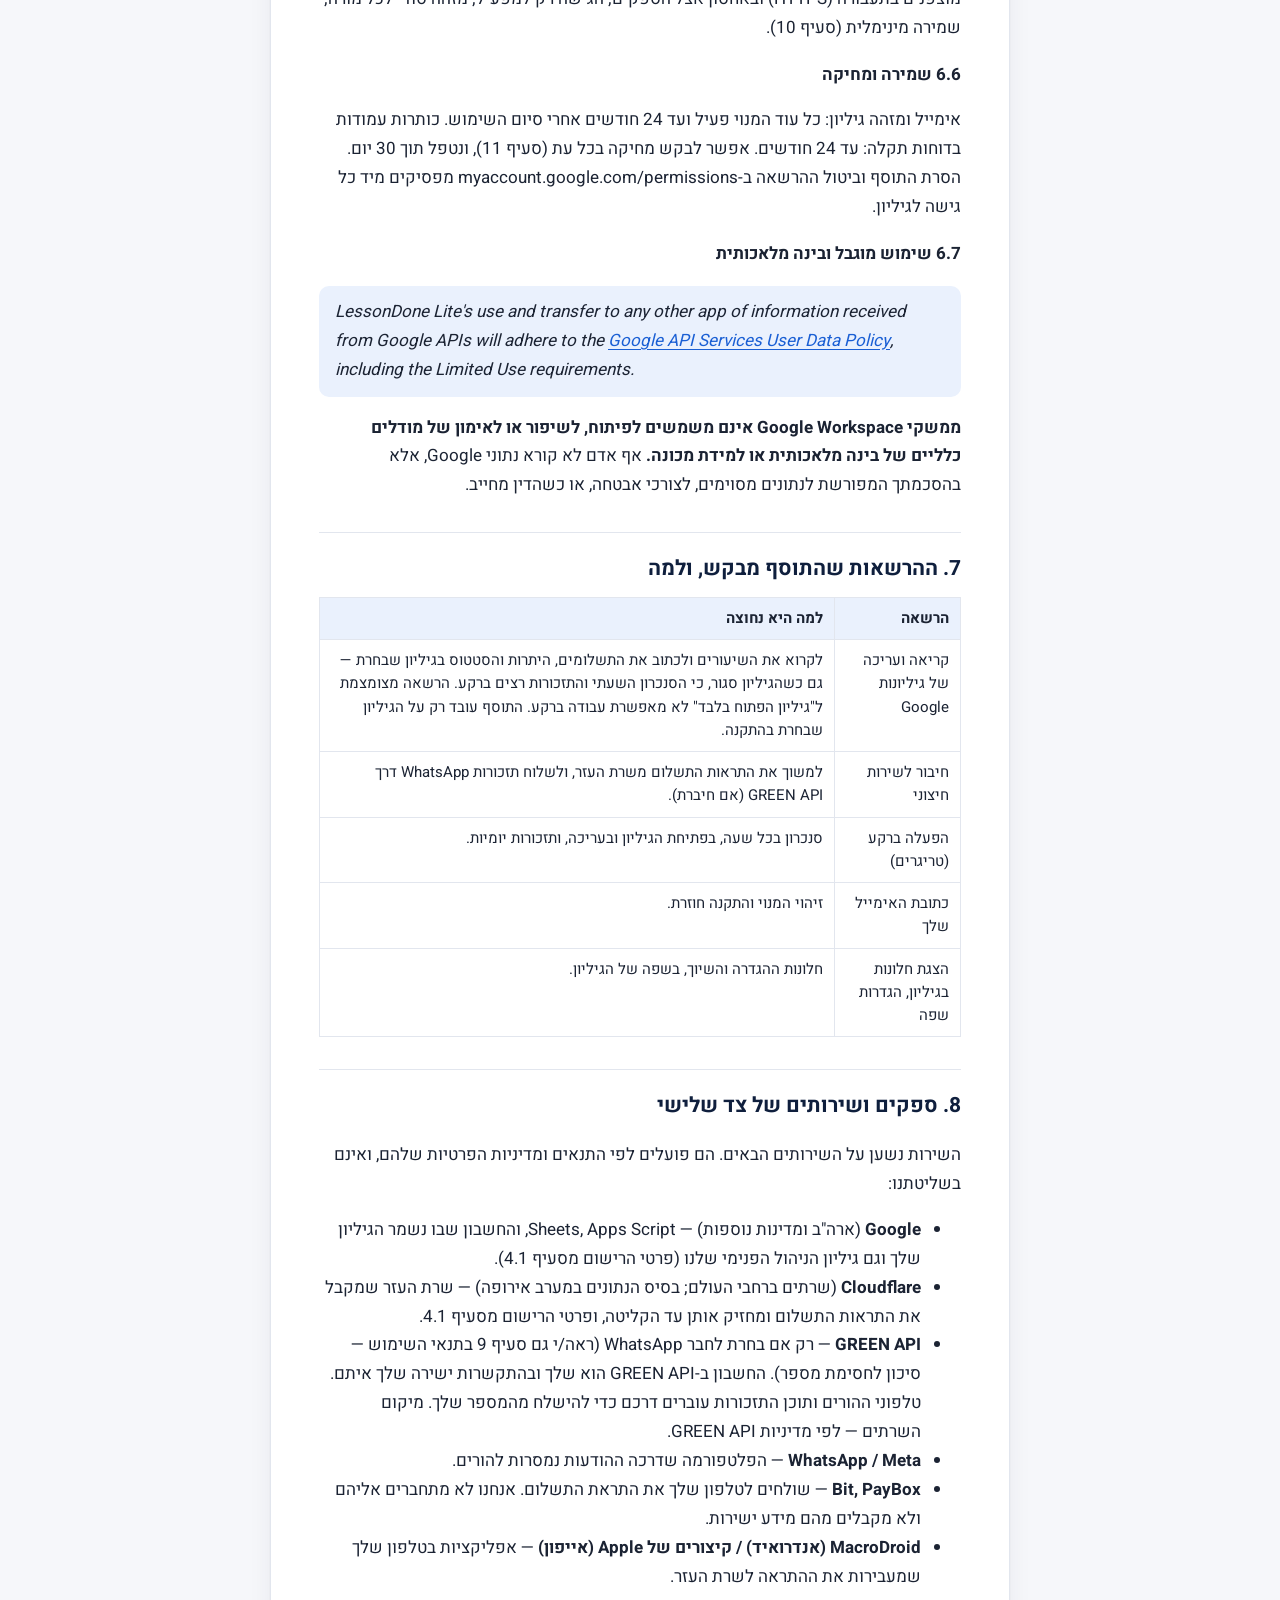
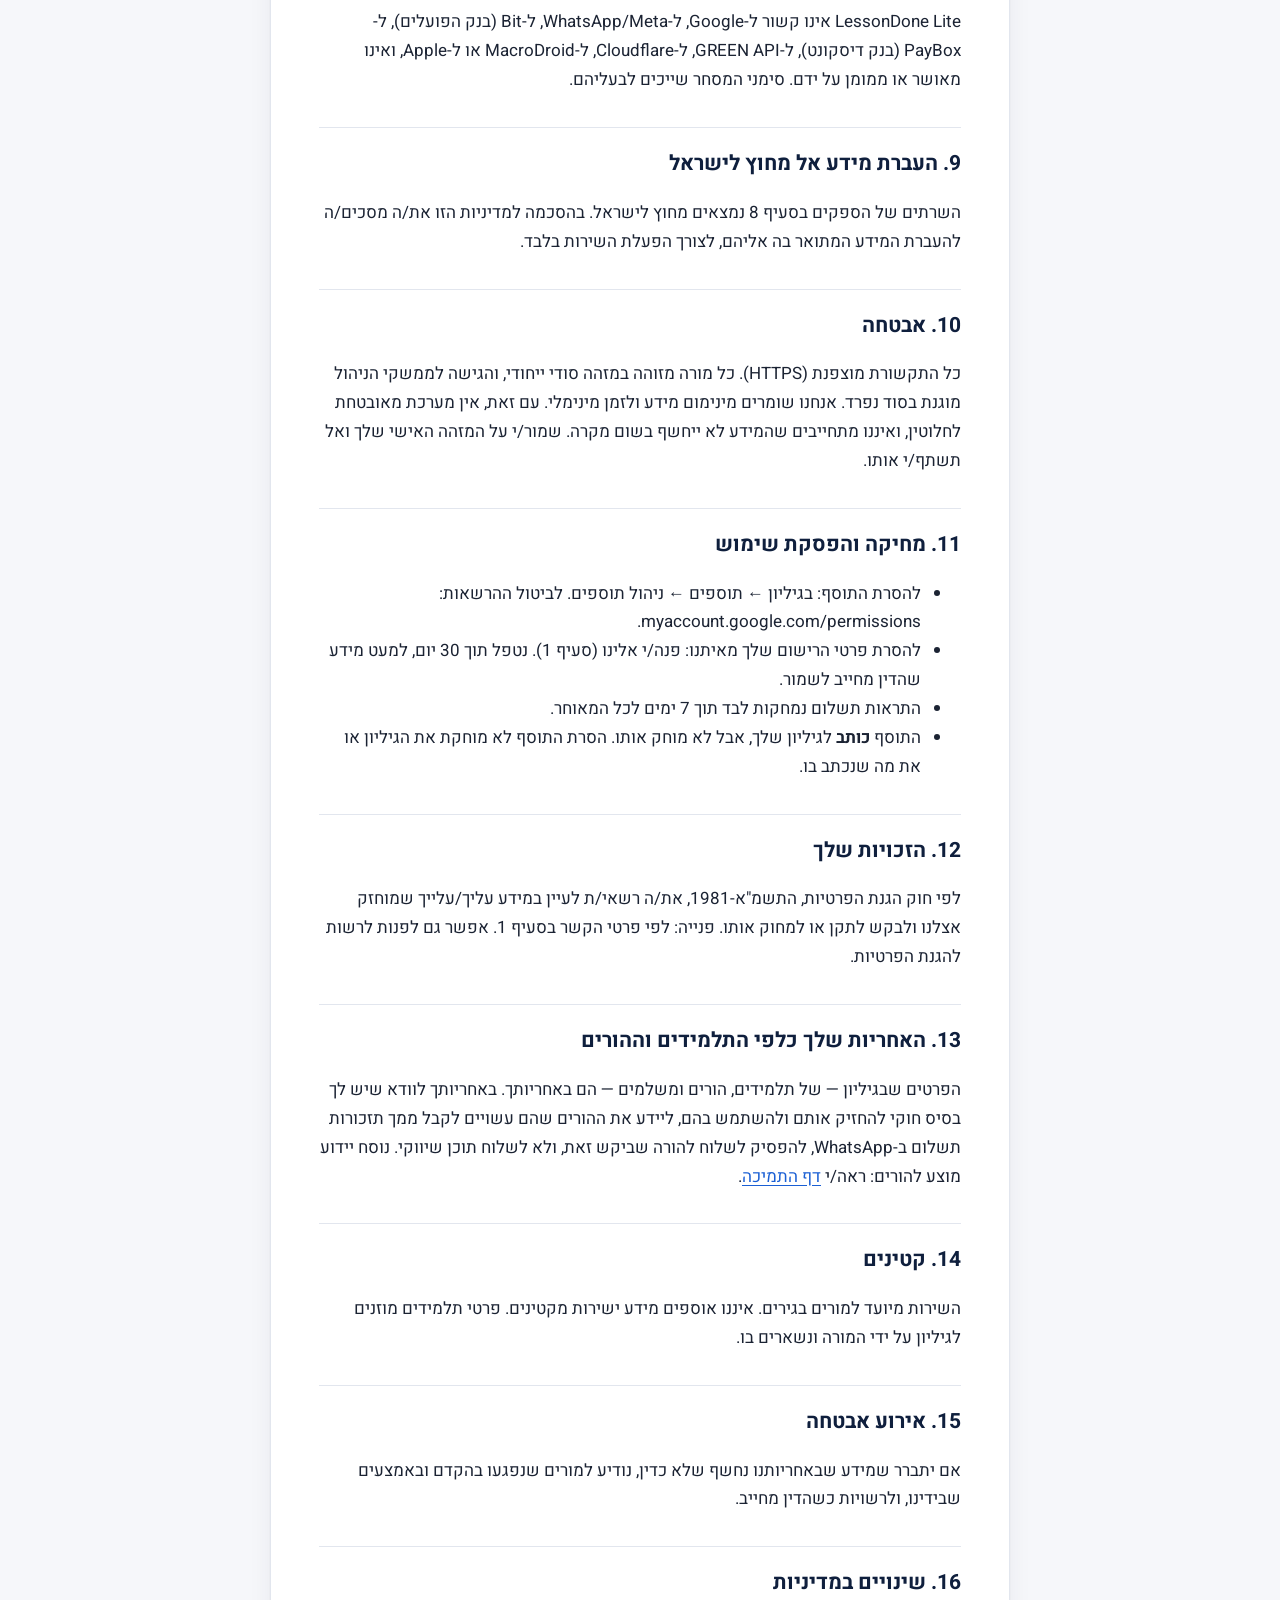
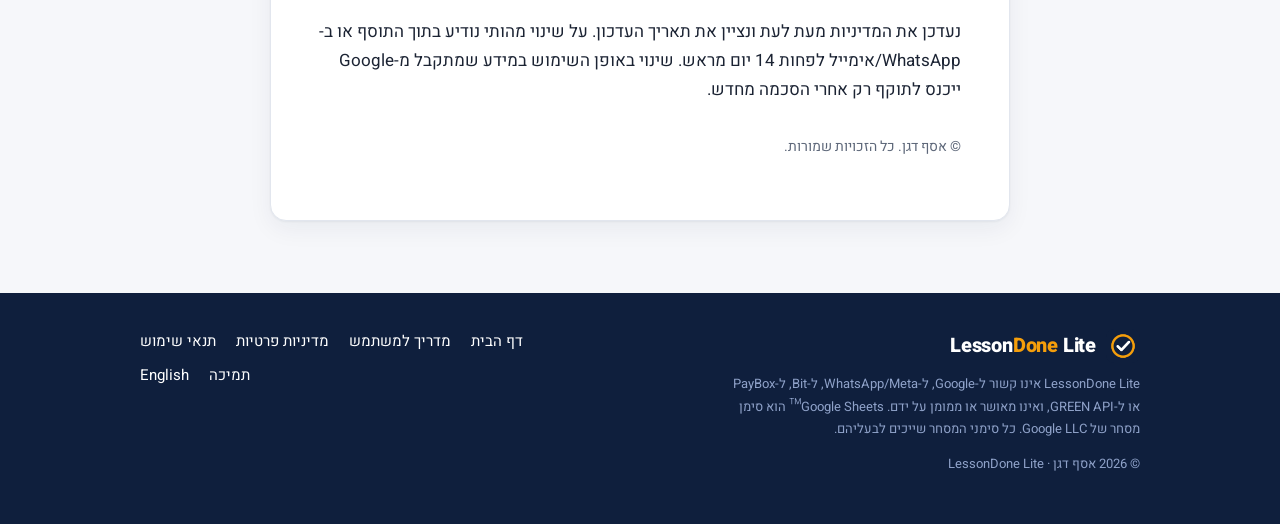
<file: lite/privacy/index.html>
<!doctype html>
<html lang="he" dir="rtl">
<head>
<meta charset="utf-8">
<meta name="viewport" content="width=device-width, initial-scale=1, viewport-fit=cover">
<title>מדיניות פרטיות — LessonDone Lite</title>
<meta name="description" content="מדיניות הפרטיות של LessonDone Lite.">
<meta name="theme-color" content="#0f1f3d">
<link rel="icon" type="image/png" sizes="32x32" href="/brand/icon-32.png">
<link rel="apple-touch-icon" href="/brand/icon-128.png">
<link rel="alternate" hreflang="en" href="/lite/en/privacy/">
<meta property="og:title" content="מדיניות פרטיות — LessonDone Lite">
<meta property="og:description" content="מדיניות הפרטיות של LessonDone Lite.">
<meta property="og:image" content="/brand/banner-220x140.png">
<link rel="preconnect" href="https://fonts.googleapis.com">
<link rel="preconnect" href="https://fonts.gstatic.com" crossorigin>
<link rel="stylesheet" href="https://fonts.googleapis.com/css2?family=Heebo:wght@400;500;700;800&display=swap">
<link rel="stylesheet" href="/lite/assets/site.css">
</head>
<body>
<header class="top"><div class="wrap">
  <a class="logo" href="/lite/"><img src="/brand/icon-128.png" alt="" width="34" height="34"><bdi dir="ltr">Lesson<span>Done</span> Lite</bdi></a>
  <nav class="nav" aria-label="ניווט"><a href="/lite/#how">איך זה עובד</a><a class="nav-guide" href="/lite/guide/">📖 מדריך למשתמש</a><a href="/lite/privacy/" aria-current="page">פרטיות</a><a href="/lite/terms/">תנאי שימוש</a><a href="/lite/support/">תמיכה</a><a class="lang" href="/lite/en/privacy/" lang="en" hreflang="en">English</a></nav>
</div></header>
<div class="doc-head"><div class="wrap narrow"><h1>מדיניות פרטיות</h1><p>LessonDone Lite · בתוקף מ-19 באוקטובר 2026 · גרסה 1.1</p></div></div>
<main>
<section class="doc"><div class="wrap narrow"><article>
<p class="lead">LessonDone Lite הוא תוסף ל-Google Sheets שעוזר למורים פרטיים לעקוב אחרי תשלומים על שיעורים ולשלוח תזכורות תשלום. העיקרון שלנו פשוט: <b>הנתונים שלך נשארים בגיליון שלך, בחשבון Google שלך.</b> אין לנו גישה לגיליון שלך, ואנחנו לא שומרים עותק שלו. המסמך הזה מפרט בדיוק מה כן עובר דרכנו, למה, ולכמה זמן.</p>

<h2>1. מי אנחנו</h2>
<p>השירות מופעל על ידי אסף דגן (להלן: "המפעיל", "אנחנו"). פניות בנושא פרטיות: <a href="mailto:assafd2202@gmail.com">assafd2202@gmail.com</a>, או WhatsApp ‏052-4470034.</p>

<h2>2. על מי חלה המדיניות ומי אחראי על מה</h2>
<ol>
<li><b>המורה (המשתמש/ת)</b> מתקין/ה את התוסף על גיליון שלו/ה. לגבי פרטי התלמידים וההורים שבגיליון, המורה הוא/היא בעל/ת השליטה במידע: מזין/ה אותו, מחליט/ה מה לשמור ולמה, ואחראי/ת כלפיהם.</li>
<li><b>אנחנו</b> מעבדים את המינימום הנדרש מטעם המורה ולפי הוראותיו/ה, רק כדי להפעיל את השירות. לגבי פרטי הרישום של המורה עצמו/ה (סעיף 4.1) אנחנו בעלי השליטה.</li>
</ol>

<h2>3. מה נשאר רק אצלך</h2>
<ul>
<li>הגיליון עצמו: שיעורים, תלמידים, הורים, טלפונים, סכומים והיסטוריית תשלומים.</li>
<li>החוצצים שהתוסף יוצר בגיליון (למשל "💰 תשלומים נכנסים", "ריכוז"), והעמודות שהוא מוסיף.</li>
<li>ההגדרות של התוסף, שנשמרות באזור ההגדרות של Google בחשבון שלך.</li>
</ul>
<p>התוסף רץ בתוך חשבון Google שלך ובהרשאות שאישרת. <b>למפעיל אין גישה לגיליון, והוא לא שומר עותק של תוכנו.</b></p>

<h2>4. מה כן מגיע אלינו</h2>
<div class="tbl"><table>
<thead><tr><th>מה</th><th>למה</th><th>כמה זמן</th></tr></thead>
<tbody>
<tr><td><b>4.1 פרטי רישום ומנוי:</b> שם, כתובת Google, טלפון, מזהה הגיליון ושמו, סוג הטלפון, אמצעי התשלום שבחרת להציג, מועד ונוסח ההסכמה לתנאים, מזהה אישי (טוקן), מצב המנוי ותוקפו, ומצב החיבור של WhatsApp (מחובר / מנותק, בלי תוכן הודעות).</td><td>ניהול המנוי והחידוש, זיהוי התקנה חוזרת, תמיכה, והודעות שירות אליך/אלייך (חידוש, תקלה בחיבור).</td><td>כל עוד המנוי פעיל, ועד 24 חודשים אחרי סיום השימוש, אלא אם הדין מחייב יותר (למשל רשומות חשבונאיות).</td></tr>
<tr><td><b>4.2 התראות תשלום:</b> הטקסט של התראת Bit או PayBox שהטלפון שלך מעביר לשרת: שם השולח, הסכום, מקור התשלום והטקסט המקורי.</td><td>להעביר את התשלום לגיליון שלך.</td><td>עד שהתוסף קולט אותה — בדרך כלל תוך שעה — ואז נמחקת. לכל המאוחר 7 ימים. הודעה שאינה תשלום לא נשמרת כלל.</td></tr>
<tr><td><b>4.3 דוחות תקלה ומצב שירות:</b> סוג התקלה, מספר, גרסה ומזהה; ומצב השירות — מתי התוסף סנכרן לאחרונה, מתי הגיעה פנייה אחרונה מהאוטומציה בטלפון, וכמה תזכורות נשלחו, דולגו או נכשלו בריצה האחרונה. <b>מועדים ומספרים בלבד — בלי שמות, טלפונים, סכומים או תוכן מהגיליון.</b> אם בהתקנה לא זוהה מבנה הגיליון — נשלחות פעם אחת גם כותרות העמודות (לא הנתונים).</td><td>איתור ותיקון תקלות, ופנייה אלייך כשמשהו מפסיק לעבוד (למשל האוטומציה בטלפון כבתה). לא לניתוח הפעילות העסקית שלך.</td><td>עד 7 ימים בתור הפנימי; תקלות שטופלו ומצב השירות נשמרים ביומן ניהול עד 24 חודשים.</td></tr>
<tr><td><b>4.4 יומני שרת:</b> זמן הפנייה, 4 התווים האחרונים של המזהה, סכום ומקור. בלי שמות.</td><td>אבטחה ותפעול.</td><td>לפי ברירת המחדל של Cloudflare (ימים ספורים).</td></tr>
<tr><td><b>4.5 קובץ הגדרת הטלפון</b> (אנדרואיד): קובץ אישי עם המזהה שלך.</td><td>הורדה חד-פעמית לטלפון.</td><td>עד 30 דקות, ונמחק מיד בהורדה.</td></tr>
</tbody></table></div>

<h2>5. מה אנחנו לא עושים</h2>
<ul>
<li>לא מוכרים, משכירים או מעבירים מידע לצד שלישי, למעט הספקים בסעיף 8 ובמידה הנדרשת להפעלת השירות.</li>
<li>לא משתמשים במידע לפרסום, לשיווק, לפרופיילינג או לבדיקת אשראי.</li>
<li>לא משתמשים במידע לאימון מודלים של בינה מלאכותית.</li>
<li>אף אדם לא קורא את תוכן הגיליון שלך. חריגים: כשביקשת במפורש עזרה שמחייבת צפייה בנתונים מסוימים (ואז רק בהם, ובאישורך), לצורכי אבטחה, או כשהדין מחייב.</li>
</ul>

<h2>6. נתוני משתמש של Google</h2>
<p>הסעיף הזה מפרט במדויק איך LessonDone Lite ניגש לנתוני Google, משתמש בהם, שומר, משתף, מגן ומוחק אותם.</p>
<h3>6.1 לאילו נתונים התוסף ניגש</h3>
<ul>
<li><b>תוכן הגיליון האחד שבחרת בהתקנה</b>: שורות השיעורים, שמות תלמידים, סכומים, פרטי משלמים וטלפונים שהזנת — קריאה וכתיבה בתוך חשבון Google שלך.</li>
<li><b>כתובת האימייל של חשבון Google שלך.</b></li>
<li>מזהה הגיליון, שמו, אזור הזמן ושמות החוצצים.</li>
</ul>
<h3>6.2 למה</h3>
<p>רק כדי להפעיל את מה שאת/ה רואה בתוסף: שיוך תשלומים לשיעורים, כתיבת שולם, יתרה וסטטוס, חוצץ הריכוז, ושליחת התזכורות שאישרת. כתובת האימייל מזהה את המנוי.</p>
<h3>6.3 איפה זה נשמר</h3>
<p>תוכן הגיליון מעובד בתוך Google Apps Script בחשבון שלך ונשאר בגיליון. <b>הוא לעולם לא מועתק לשרתים שלנו ולא נשמר בהם.</b> נתוני Google היחידים שאנחנו שומרים: כתובת האימייל, מזהה הגיליון ושמו (סעיף 4.1), ופעם אחת — רק אם מבנה הגיליון לא זוהה בהתקנה — כותרות העמודות (סעיף 4.3).</p>
<h3>6.4 שיתוף</h3>
<p>נתוני Google לא נמכרים, לא מושכרים ולא משותפים, למעט: האימייל ומזהה הגיליון נשמרים אצל ספקי האחסון שלנו (Google, Cloudflare) להפעלת השירות; ואם הפעלת תזכורות WhatsApp — הטלפון של ההורה ותוכן התזכורת נשלחים דרך חשבון GREEN API שלך, כדי למסור את ההודעה שאישרת.</p>
<h3>6.5 הגנה</h3>
<p>מוצפנים בתעבורה (HTTPS) ובאחסון אצל הספקים; הגישה רק למפעיל; מזהה סודי לכל מורה; שמירה מינימלית (סעיף 10).</p>
<h3>6.6 שמירה ומחיקה</h3>
<p>אימייל ומזהה גיליון: כל עוד המנוי פעיל ועד 24 חודשים אחרי סיום השימוש. כותרות עמודות בדוחות תקלה: עד 24 חודשים. אפשר לבקש מחיקה בכל עת (סעיף 11), ונטפל תוך 30 יום. הסרת התוסף וביטול ההרשאה ב-<span dir="ltr">myaccount.google.com/permissions</span> מפסיקים מיד כל גישה לגיליון.</p>
<h3>6.7 שימוש מוגבל ובינה מלאכותית</h3>
<p class="en-quote">LessonDone Lite's use and transfer to any other app of information received from Google APIs will adhere to the <a href="https://developers.google.com/terms/api-services-user-data-policy">Google API Services User Data Policy</a>, including the Limited Use requirements.</p>
<p><b>ממשקי Google Workspace אינם משמשים לפיתוח, לשיפור או לאימון של מודלים כלליים של בינה מלאכותית או למידת מכונה.</b> אף אדם לא קורא נתוני Google, אלא בהסכמתך המפורשת לנתונים מסוימים, לצורכי אבטחה, או כשהדין מחייב.</p>

<h2>7. ההרשאות שהתוסף מבקש, ולמה</h2>
<div class="tbl"><table>
<thead><tr><th>הרשאה</th><th>למה היא נחוצה</th></tr></thead>
<tbody>
<tr><td>קריאה ועריכה של גיליונות Google</td><td>לקרוא את השיעורים ולכתוב את התשלומים, היתרות והסטטוס בגיליון שבחרת — גם כשהגיליון סגור, כי הסנכרון השעתי והתזכורות רצים ברקע. הרשאה מצומצמת ל"גיליון הפתוח בלבד" לא מאפשרת עבודה ברקע. התוסף עובד רק על הגיליון שבחרת בהתקנה.</td></tr>
<tr><td>חיבור לשירות חיצוני</td><td>למשוך את התראות התשלום משרת העזר, ולשלוח תזכורות WhatsApp דרך GREEN API (אם חיברת).</td></tr>
<tr><td>הפעלה ברקע (טריגרים)</td><td>סנכרון בכל שעה, בפתיחת הגיליון ובעריכה, ותזכורות יומיות.</td></tr>
<tr><td>כתובת האימייל שלך</td><td>זיהוי המנוי והתקנה חוזרת.</td></tr>
<tr><td>הצגת חלונות בגיליון, הגדרות שפה</td><td>חלונות ההגדרה והשיוך, בשפה של הגיליון.</td></tr>
</tbody></table></div>

<h2>8. ספקים ושירותים של צד שלישי</h2>
<p>השירות נשען על השירותים הבאים. הם פועלים לפי התנאים ומדיניות הפרטיות שלהם, ואינם בשליטתנו:</p>
<ul>
<li><b>Google</b> (ארה"ב ומדינות נוספות) — Sheets, Apps Script, והחשבון שבו נשמר הגיליון שלך וגם גיליון הניהול הפנימי שלנו (פרטי הרישום מסעיף 4.1).</li>
<li><b>Cloudflare</b> (שרתים ברחבי העולם; בסיס הנתונים במערב אירופה) — שרת העזר שמקבל את התראות התשלום ומחזיק אותן עד הקליטה, ופרטי הרישום מסעיף 4.1.</li>
<li><b>GREEN API</b> — רק אם בחרת לחבר WhatsApp (ראה/י גם סעיף 9 בתנאי השימוש — סיכון לחסימת מספר). החשבון ב-GREEN API הוא שלך ובהתקשרות ישירה שלך איתם. טלפוני ההורים ותוכן התזכורות עוברים דרכם כדי להישלח מהמספר שלך. מיקום השרתים — לפי מדיניות GREEN API.</li>
<li><b>WhatsApp / Meta</b> — הפלטפורמה שדרכה ההודעות נמסרות להורים.</li>
<li><b>Bit, PayBox</b> — שולחים לטלפון שלך את התראת התשלום. אנחנו לא מתחברים אליהם ולא מקבלים מהם מידע ישירות.</li>
<li><b>MacroDroid (אנדרואיד) / קיצורים של Apple (אייפון)</b> — אפליקציות בטלפון שלך שמעבירות את ההתראה לשרת העזר.</li>
</ul>
<p>LessonDone Lite אינו קשור ל-Google, ל-WhatsApp/Meta, ל-Bit (בנק הפועלים), ל-PayBox (בנק דיסקונט), ל-GREEN API, ל-Cloudflare, ל-MacroDroid או ל-Apple, ואינו מאושר או ממומן על ידם. סימני המסחר שייכים לבעליהם.</p>

<h2>9. העברת מידע אל מחוץ לישראל</h2>
<p>השרתים של הספקים בסעיף 8 נמצאים מחוץ לישראל. בהסכמה למדיניות הזו את/ה מסכים/ה להעברת המידע המתואר בה אליהם, לצורך הפעלת השירות בלבד.</p>

<h2>10. אבטחה</h2>
<p>כל התקשורת מוצפנת (HTTPS). כל מורה מזוהה במזהה סודי ייחודי, והגישה לממשקי הניהול מוגנת בסוד נפרד. אנחנו שומרים מינימום מידע ולזמן מינימלי. עם זאת, אין מערכת מאובטחת לחלוטין, ואיננו מתחייבים שהמידע לא ייחשף בשום מקרה. שמור/י על המזהה האישי שלך ואל תשתף/י אותו.</p>

<h2>11. מחיקה והפסקת שימוש</h2>
<ul>
<li>להסרת התוסף: בגיליון ← תוספים ← ניהול תוספים. לביטול ההרשאות: <span dir="ltr">myaccount.google.com/permissions</span>.</li>
<li>להסרת פרטי הרישום שלך מאיתנו: פנה/י אלינו (סעיף 1). נטפל תוך 30 יום, למעט מידע שהדין מחייב לשמור.</li>
<li>התראות תשלום נמחקות לבד תוך 7 ימים לכל המאוחר.</li>
<li>התוסף <b>כותב</b> לגיליון שלך, אבל לא מוחק אותו. הסרת התוסף לא מוחקת את הגיליון או את מה שנכתב בו.</li>
</ul>

<h2>12. הזכויות שלך</h2>
<p>לפי חוק הגנת הפרטיות, התשמ"א-1981, את/ה רשאי/ת לעיין במידע עליך/עלייך שמוחזק אצלנו ולבקש לתקן או למחוק אותו. פנייה: לפי פרטי הקשר בסעיף 1. אפשר גם לפנות לרשות להגנת הפרטיות.</p>

<h2>13. האחריות שלך כלפי התלמידים וההורים</h2>
<p>הפרטים שבגיליון — של תלמידים, הורים ומשלמים — הם באחריותך. באחריותך לוודא שיש לך בסיס חוקי להחזיק אותם ולהשתמש בהם, ליידע את ההורים שהם עשויים לקבל ממך תזכורות תשלום ב-WhatsApp, להפסיק לשלוח להורה שביקש זאת, ולא לשלוח תוכן שיווקי. נוסח יידוע מוצע להורים: ראה/י <a href="/lite/support/#parents">דף התמיכה</a>.</p>

<h2>14. קטינים</h2>
<p>השירות מיועד למורים בגירים. איננו אוספים מידע ישירות מקטינים. פרטי תלמידים מוזנים לגיליון על ידי המורה ונשארים בו.</p>

<h2>15. אירוע אבטחה</h2>
<p>אם יתברר שמידע שבאחריותנו נחשף שלא כדין, נודיע למורים שנפגעו בהקדם ובאמצעים שבידינו, ולרשויות כשהדין מחייב.</p>

<h2>16. שינויים במדיניות</h2>
<p>נעדכן את המדיניות מעת לעת ונציין את תאריך העדכון. על שינוי מהותי נודיע בתוך התוסף או ב-WhatsApp/אימייל לפחות 14 יום מראש. שינוי באופן השימוש במידע שמתקבל מ-Google ייכנס לתוקף רק אחרי הסכמה מחדש.</p>
<p class="foot">© אסף דגן. כל הזכויות שמורות.</p>
</article></div></section>
</main>
<footer><div class="wrap">
  <div><a class="logo" href="/lite/"><img src="/brand/icon-128.png" alt="" width="34" height="34"><bdi dir="ltr">Lesson<span>Done</span> Lite</bdi></a>
  <p class="small">LessonDone Lite אינו קשור ל-Google, ל-WhatsApp/Meta, ל-Bit, ל-PayBox או ל-GREEN API, ואינו מאושר או ממומן על ידם. Google Sheets™ הוא סימן מסחר של Google LLC. כל סימני המסחר שייכים לבעליהם.</p><p class="small">© 2026 אסף דגן · LessonDone Lite</p></div>
  <div class="links"><a href="/lite/">דף הבית</a><a href="/lite/guide/">מדריך למשתמש</a><a href="/lite/privacy/">מדיניות פרטיות</a><a href="/lite/terms/">תנאי שימוש</a><a href="/lite/support/">תמיכה</a><a href="/lite/en/privacy/" lang="en">English</a></div>
</div></footer>
</body>
</html>
</file>
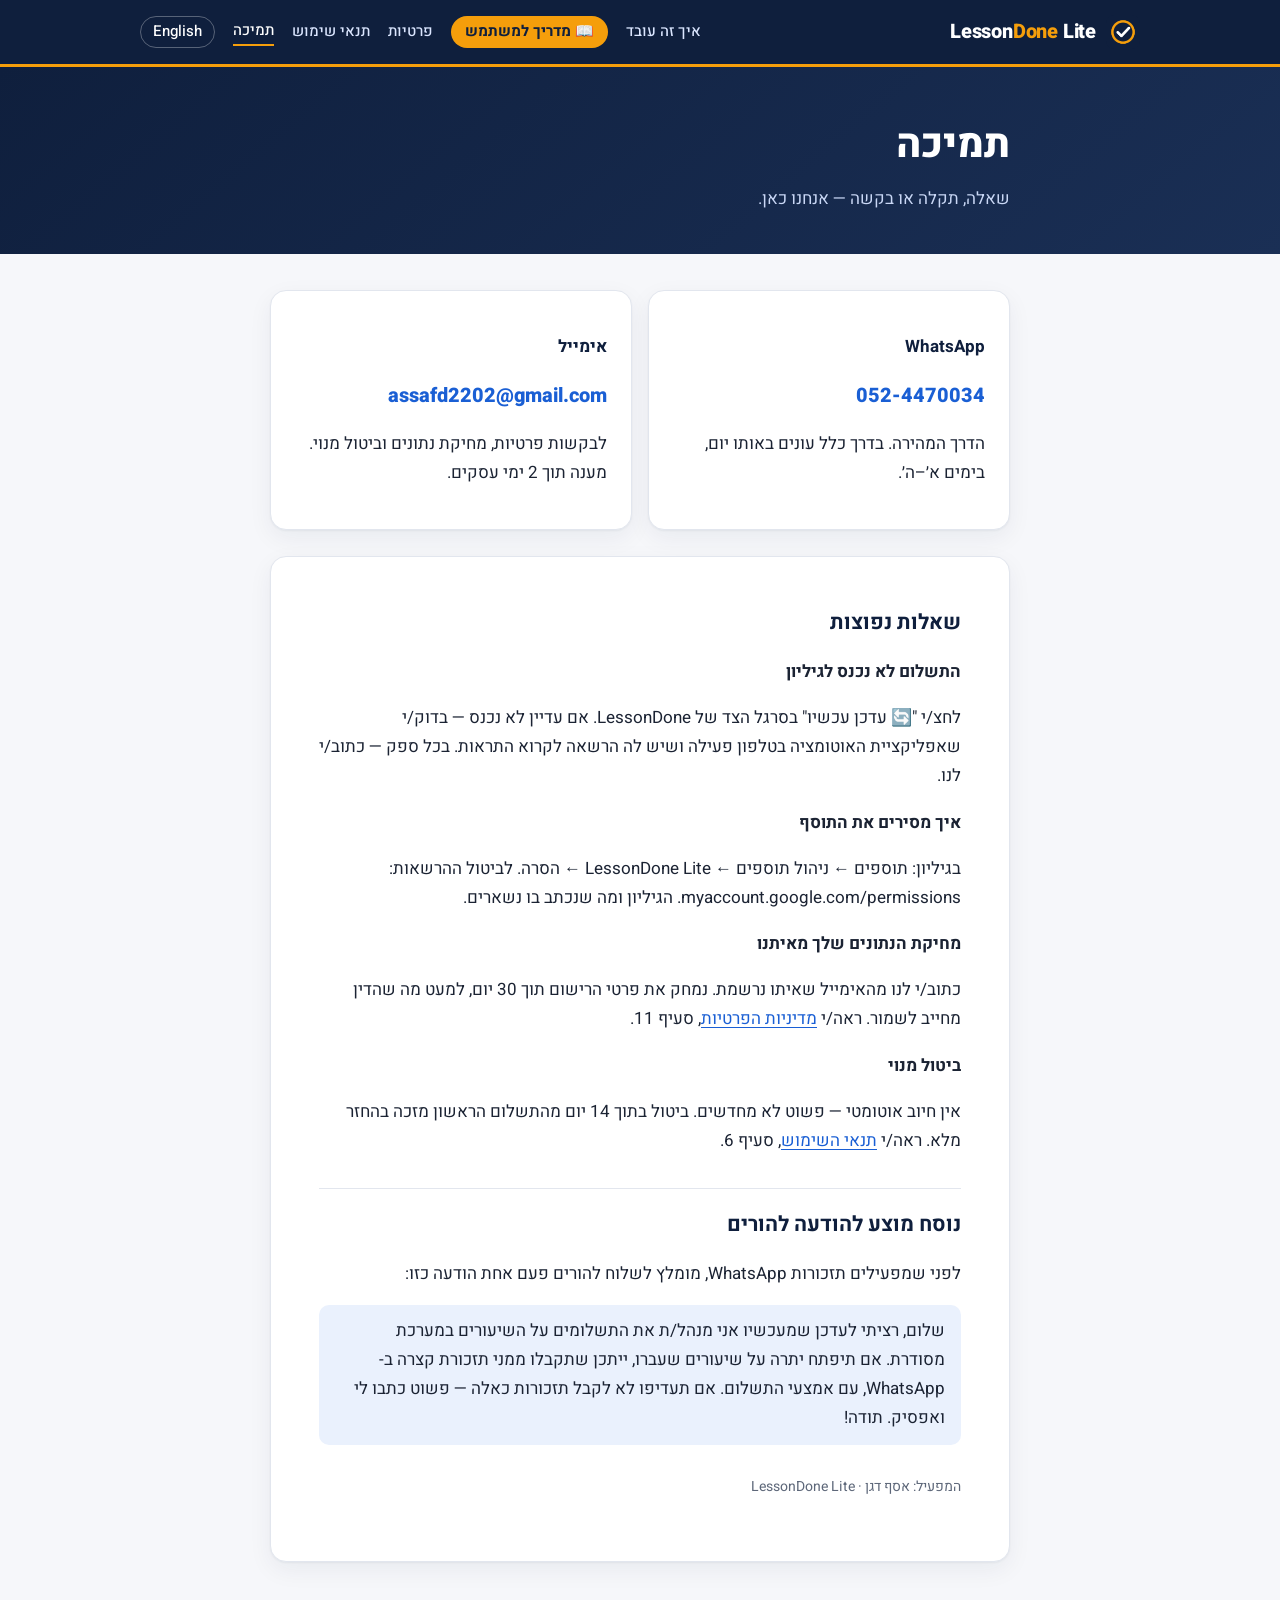
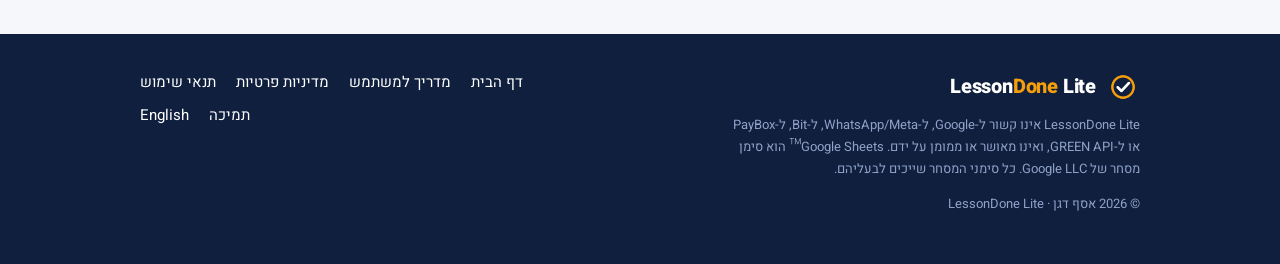
<file: lite/support/index.html>
<!doctype html>
<html lang="he" dir="rtl">
<head>
<meta charset="utf-8">
<meta name="viewport" content="width=device-width, initial-scale=1, viewport-fit=cover">
<title>תמיכה — LessonDone Lite</title>
<meta name="description" content="יצירת קשר ותמיכה ב-LessonDone Lite.">
<meta name="theme-color" content="#0f1f3d">
<link rel="icon" type="image/png" sizes="32x32" href="/brand/icon-32.png">
<link rel="apple-touch-icon" href="/brand/icon-128.png">
<link rel="alternate" hreflang="en" href="/lite/en/support/">
<meta property="og:title" content="תמיכה — LessonDone Lite">
<meta property="og:description" content="יצירת קשר ותמיכה ב-LessonDone Lite.">
<meta property="og:image" content="/brand/banner-220x140.png">
<link rel="preconnect" href="https://fonts.googleapis.com">
<link rel="preconnect" href="https://fonts.gstatic.com" crossorigin>
<link rel="stylesheet" href="https://fonts.googleapis.com/css2?family=Heebo:wght@400;500;700;800&display=swap">
<link rel="stylesheet" href="/lite/assets/site.css">
</head>
<body>
<header class="top"><div class="wrap">
  <a class="logo" href="/lite/"><img src="/brand/icon-128.png" alt="" width="34" height="34"><bdi dir="ltr">Lesson<span>Done</span> Lite</bdi></a>
  <nav class="nav" aria-label="ניווט"><a href="/lite/#how">איך זה עובד</a><a class="nav-guide" href="/lite/guide/">📖 מדריך למשתמש</a><a href="/lite/privacy/">פרטיות</a><a href="/lite/terms/">תנאי שימוש</a><a href="/lite/support/" aria-current="page">תמיכה</a><a class="lang" href="/lite/en/support/" lang="en" hreflang="en">English</a></nav>
</div></header>
<div class="doc-head"><div class="wrap narrow"><h1>תמיכה</h1><p>שאלה, תקלה או בקשה — אנחנו כאן.</p></div></div>
<main>
<section class="doc"><div class="wrap narrow">
  <div class="contact">
    <div class="card"><h3>WhatsApp</h3><p><a class="big" href="https://wa.me/972524470034?text=%D7%A9%D7%9C%D7%95%D7%9D%2C%20%D7%99%D7%A9%20%D7%9C%D7%99%20%D7%A9%D7%90%D7%9C%D7%94%20%D7%9C%D7%92%D7%91%D7%99%20LessonDone%20Lite" dir="ltr">052-4470034</a></p><p>הדרך המהירה. בדרך כלל עונים באותו יום, בימים א׳–ה׳.</p></div>
    <div class="card"><h3>אימייל</h3><p><a class="big" href="mailto:assafd2202@gmail.com">assafd2202@gmail.com</a></p><p>לבקשות פרטיות, מחיקת נתונים וביטול מנוי. מענה תוך 2 ימי עסקים.</p></div>
  </div>
  <article>
    <h2>שאלות נפוצות</h2>
    <h3>התשלום לא נכנס לגיליון</h3>
    <p>לחצ/י "🔄 עדכן עכשיו" בסרגל הצד של LessonDone. אם עדיין לא נכנס — בדוק/י שאפליקציית האוטומציה בטלפון פעילה ושיש לה הרשאה לקרוא התראות. בכל ספק — כתוב/י לנו.</p>
    <h3>איך מסירים את התוסף</h3>
    <p>בגיליון: תוספים ← ניהול תוספים ← LessonDone Lite ← הסרה. לביטול ההרשאות: <span dir="ltr">myaccount.google.com/permissions</span>. הגיליון ומה שנכתב בו נשארים.</p>
    <h3>מחיקת הנתונים שלך מאיתנו</h3>
    <p>כתוב/י לנו מהאימייל שאיתו נרשמת. נמחק את פרטי הרישום תוך 30 יום, למעט מה שהדין מחייב לשמור. ראה/י <a href="/lite/privacy/">מדיניות הפרטיות</a>, סעיף 11.</p>
    <h3>ביטול מנוי</h3>
    <p>אין חיוב אוטומטי — פשוט לא מחדשים. ביטול בתוך 14 יום מהתשלום הראשון מזכה בהחזר מלא. ראה/י <a href="/lite/terms/">תנאי השימוש</a>, סעיף 6.</p>
    <h2 id="parents">נוסח מוצע להודעה להורים</h2>
    <p>לפני שמפעילים תזכורות WhatsApp, מומלץ לשלוח להורים פעם אחת הודעה כזו:</p>
    <p class="en-quote" dir="rtl" style="direction:rtl;text-align:right;font-style:normal">שלום, רציתי לעדכן שמעכשיו אני מנהל/ת את התשלומים על השיעורים במערכת מסודרת. אם תיפתח יתרה על שיעורים שעברו, ייתכן שתקבלו ממני תזכורת קצרה ב-WhatsApp, עם אמצעי התשלום. אם תעדיפו לא לקבל תזכורות כאלה — פשוט כתבו לי ואפסיק. תודה!</p>
    <p class="foot">המפעיל: אסף דגן · LessonDone Lite</p>
  </article>
</div></section>
</main>
<footer><div class="wrap">
  <div><a class="logo" href="/lite/"><img src="/brand/icon-128.png" alt="" width="34" height="34"><bdi dir="ltr">Lesson<span>Done</span> Lite</bdi></a>
  <p class="small">LessonDone Lite אינו קשור ל-Google, ל-WhatsApp/Meta, ל-Bit, ל-PayBox או ל-GREEN API, ואינו מאושר או ממומן על ידם. Google Sheets™ הוא סימן מסחר של Google LLC. כל סימני המסחר שייכים לבעליהם.</p><p class="small">© 2026 אסף דגן · LessonDone Lite</p></div>
  <div class="links"><a href="/lite/">דף הבית</a><a href="/lite/guide/">מדריך למשתמש</a><a href="/lite/privacy/">מדיניות פרטיות</a><a href="/lite/terms/">תנאי שימוש</a><a href="/lite/support/">תמיכה</a><a href="/lite/en/support/" lang="en">English</a></div>
</div></footer>
</body>
</html>
</file>
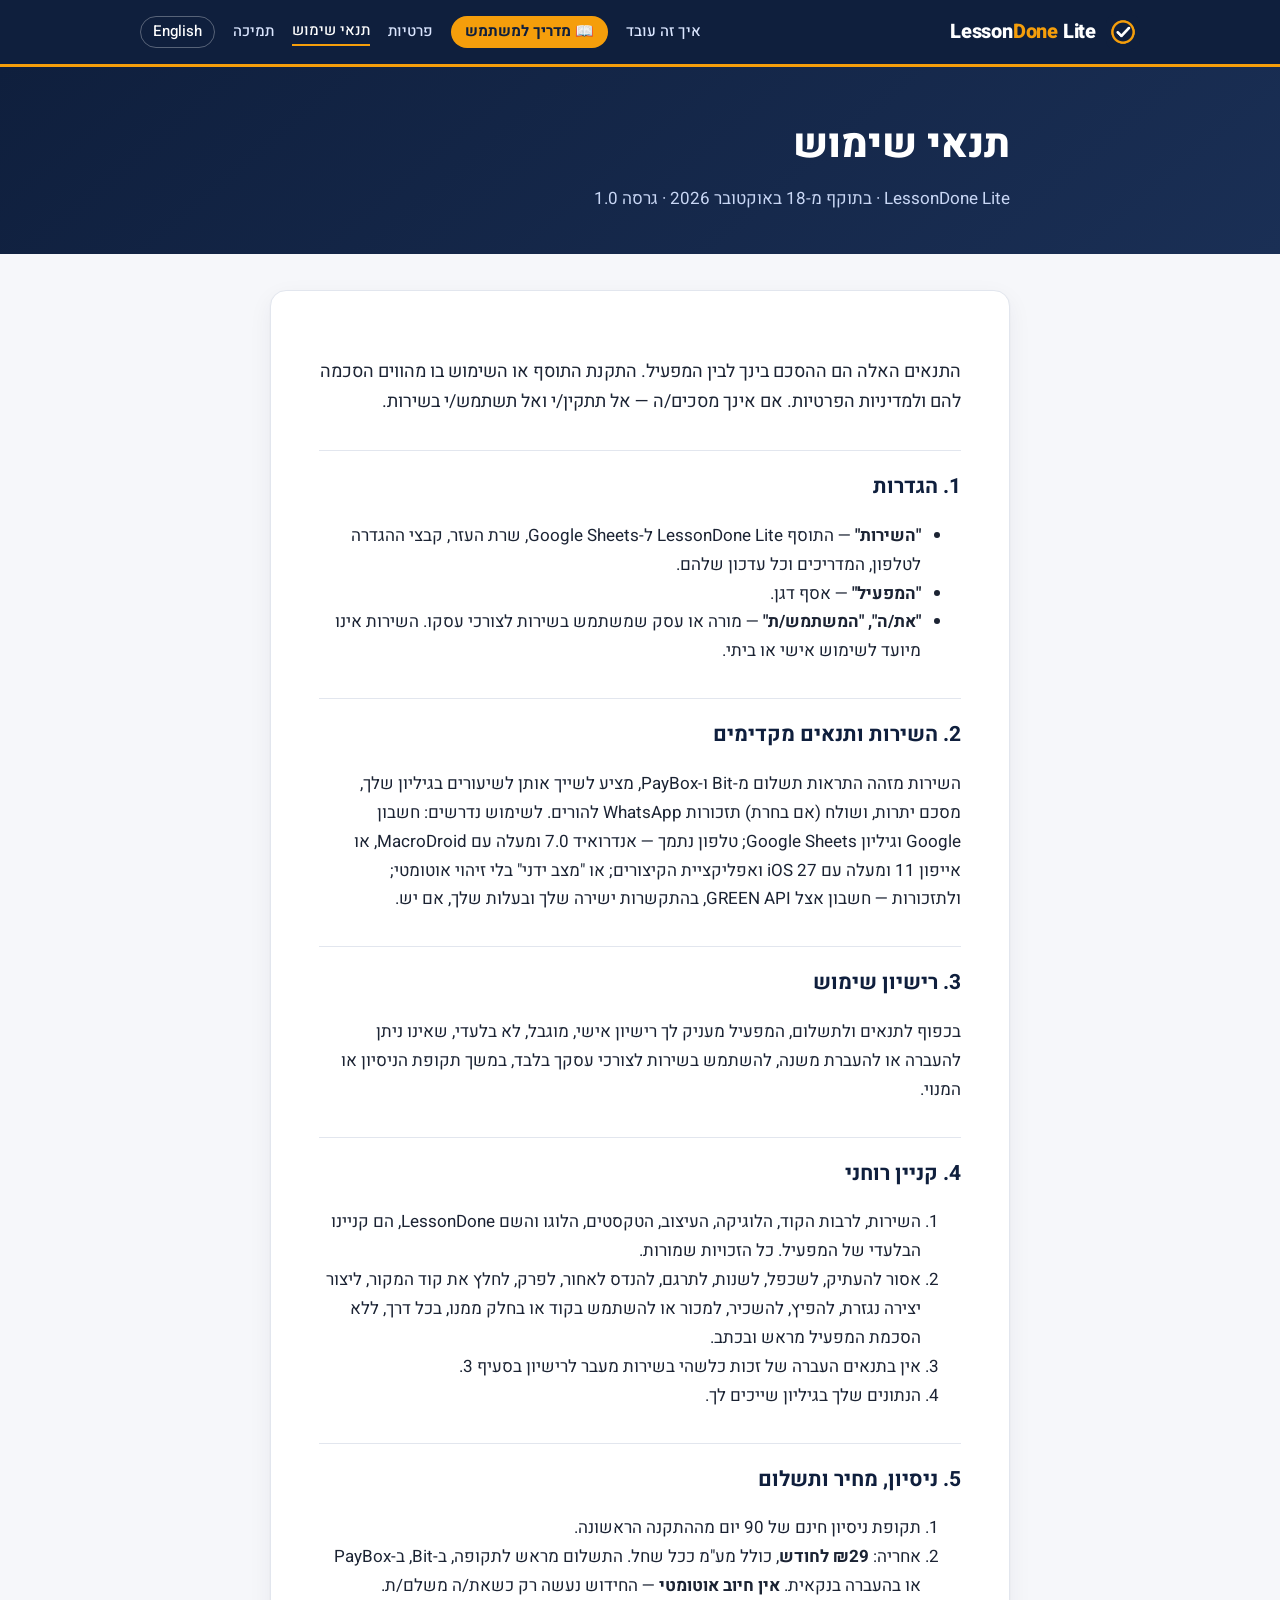
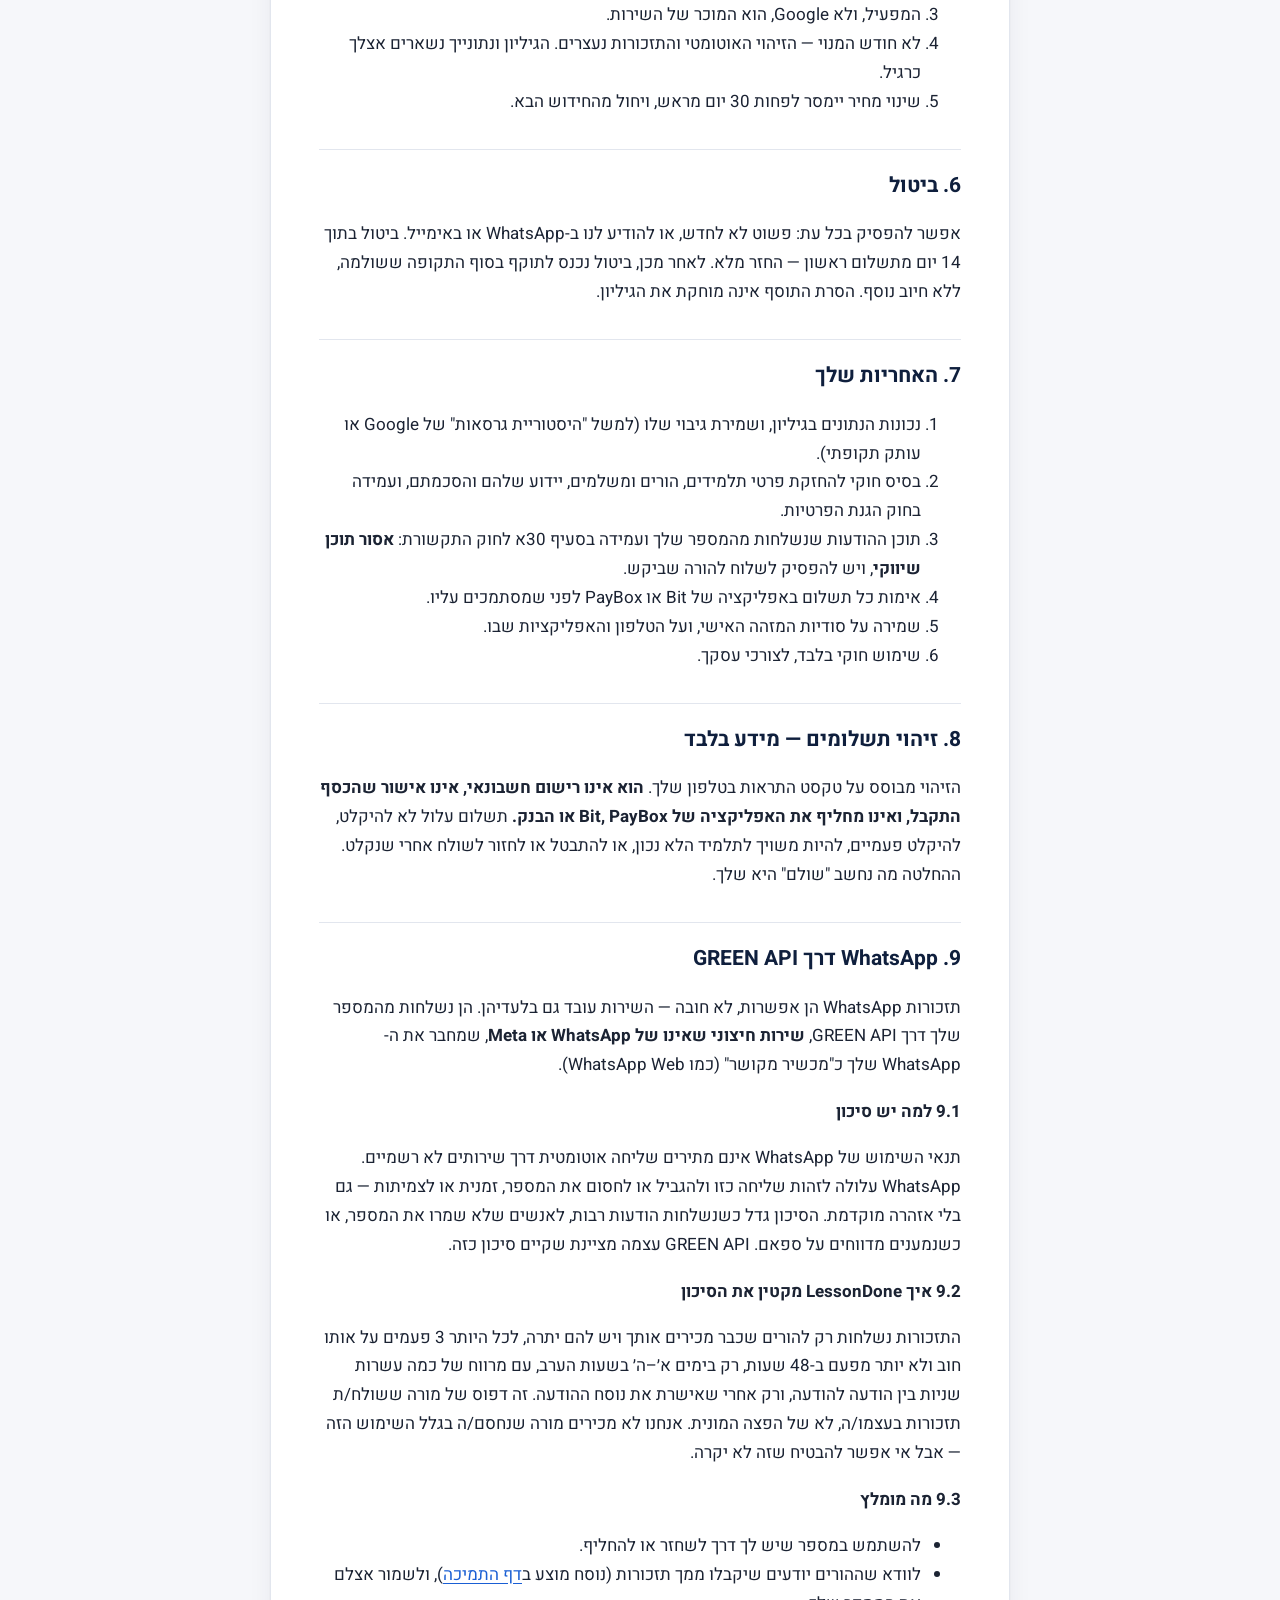
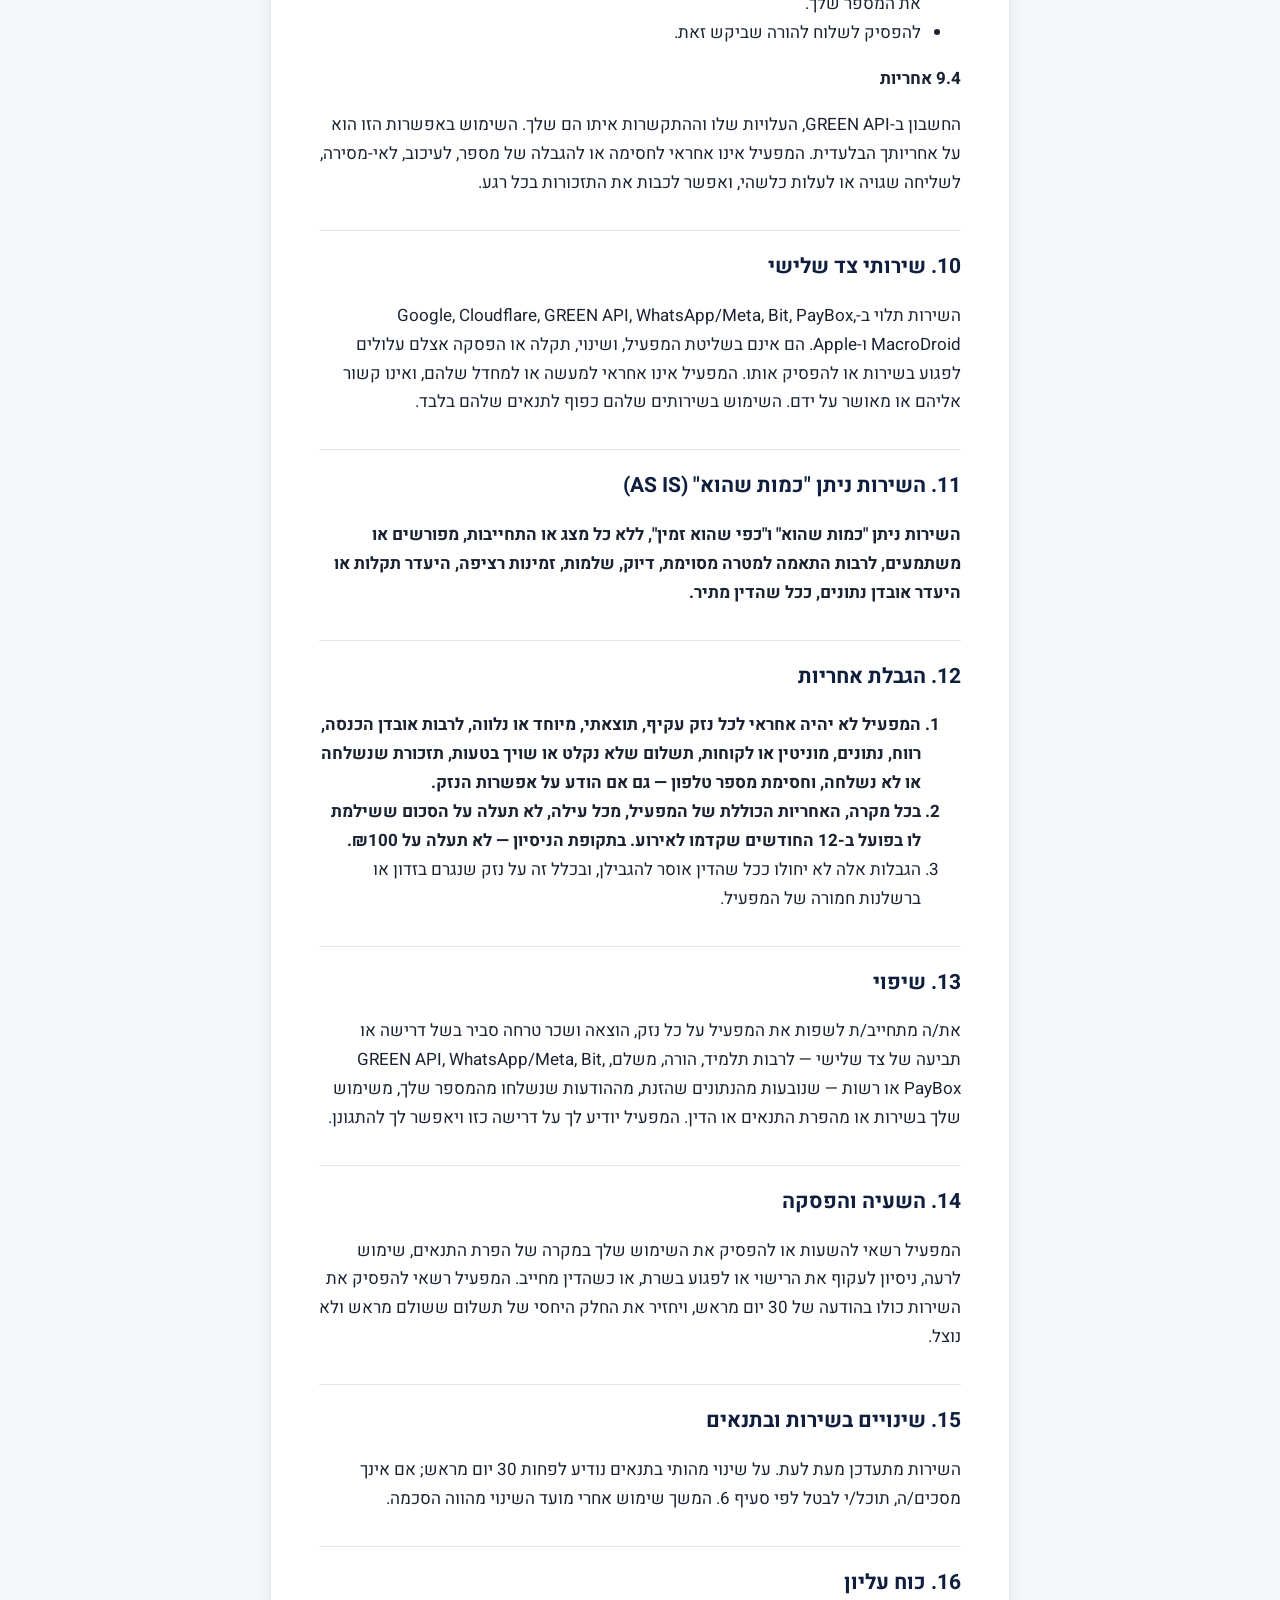
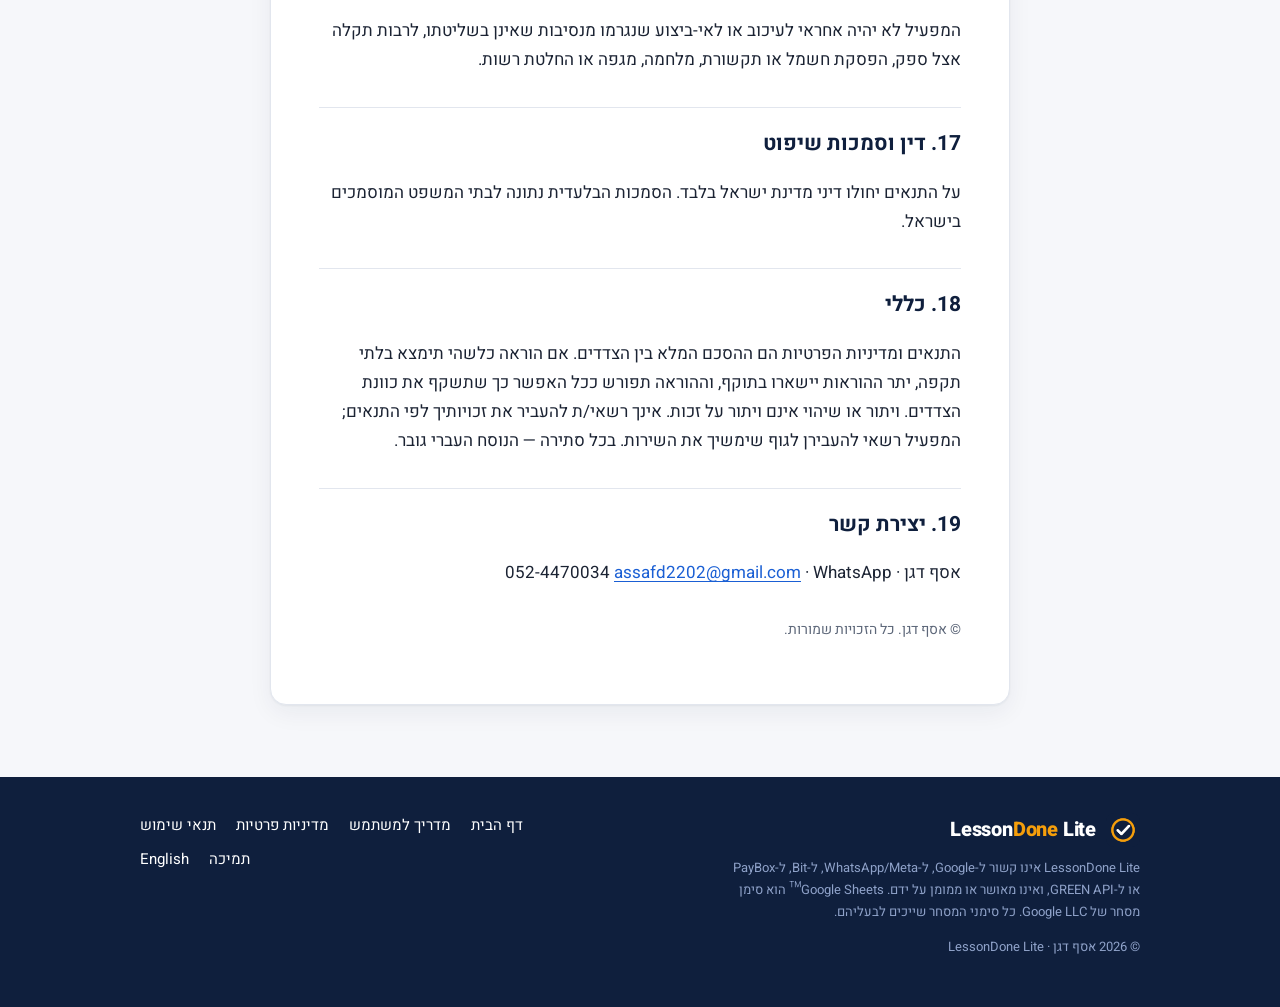
<file: lite/terms/index.html>
<!doctype html>
<html lang="he" dir="rtl">
<head>
<meta charset="utf-8">
<meta name="viewport" content="width=device-width, initial-scale=1, viewport-fit=cover">
<title>תנאי שימוש — LessonDone Lite</title>
<meta name="description" content="תנאי השימוש של LessonDone Lite.">
<meta name="theme-color" content="#0f1f3d">
<link rel="icon" type="image/png" sizes="32x32" href="/brand/icon-32.png">
<link rel="apple-touch-icon" href="/brand/icon-128.png">
<link rel="alternate" hreflang="en" href="/lite/en/terms/">
<meta property="og:title" content="תנאי שימוש — LessonDone Lite">
<meta property="og:description" content="תנאי השימוש של LessonDone Lite.">
<meta property="og:image" content="/brand/banner-220x140.png">
<link rel="preconnect" href="https://fonts.googleapis.com">
<link rel="preconnect" href="https://fonts.gstatic.com" crossorigin>
<link rel="stylesheet" href="https://fonts.googleapis.com/css2?family=Heebo:wght@400;500;700;800&display=swap">
<link rel="stylesheet" href="/lite/assets/site.css">
</head>
<body>
<header class="top"><div class="wrap">
  <a class="logo" href="/lite/"><img src="/brand/icon-128.png" alt="" width="34" height="34"><bdi dir="ltr">Lesson<span>Done</span> Lite</bdi></a>
  <nav class="nav" aria-label="ניווט"><a href="/lite/#how">איך זה עובד</a><a class="nav-guide" href="/lite/guide/">📖 מדריך למשתמש</a><a href="/lite/privacy/">פרטיות</a><a href="/lite/terms/" aria-current="page">תנאי שימוש</a><a href="/lite/support/">תמיכה</a><a class="lang" href="/lite/en/terms/" lang="en" hreflang="en">English</a></nav>
</div></header>
<div class="doc-head"><div class="wrap narrow"><h1>תנאי שימוש</h1><p>LessonDone Lite · בתוקף מ-18 באוקטובר 2026 · גרסה 1.0</p></div></div>
<main>
<section class="doc"><div class="wrap narrow"><article>
<p class="lead">התנאים האלה הם ההסכם בינך לבין המפעיל. התקנת התוסף או השימוש בו מהווים הסכמה להם ולמדיניות הפרטיות. אם אינך מסכים/ה — אל תתקין/י ואל תשתמש/י בשירות.</p>

<h2>1. הגדרות</h2>
<ul>
<li><b>"השירות"</b> — התוסף LessonDone Lite ל-Google Sheets, שרת העזר, קבצי ההגדרה לטלפון, המדריכים וכל עדכון שלהם.</li>
<li><b>"המפעיל"</b> — אסף דגן.</li>
<li><b>"את/ה", "המשתמש/ת"</b> — מורה או עסק שמשתמש בשירות לצורכי עסקו. השירות אינו מיועד לשימוש אישי או ביתי.</li>
</ul>

<h2>2. השירות ותנאים מקדימים</h2>
<p>השירות מזהה התראות תשלום מ-Bit ו-PayBox, מציע לשייך אותן לשיעורים בגיליון שלך, מסכם יתרות, ושולח (אם בחרת) תזכורות WhatsApp להורים. לשימוש נדרשים: חשבון Google וגיליון Google Sheets; טלפון נתמך — אנדרואיד 7.0 ומעלה עם MacroDroid, או אייפון 11 ומעלה עם iOS 27 ואפליקציית הקיצורים; או "מצב ידני" בלי זיהוי אוטומטי; ולתזכורות — חשבון אצל GREEN API, בהתקשרות ישירה שלך ובעלות שלך, אם יש.</p>

<h2>3. רישיון שימוש</h2>
<p>בכפוף לתנאים ולתשלום, המפעיל מעניק לך רישיון אישי, מוגבל, לא בלעדי, שאינו ניתן להעברה או להעברת משנה, להשתמש בשירות לצורכי עסקך בלבד, במשך תקופת הניסיון או המנוי.</p>

<h2>4. קניין רוחני</h2>
<ol>
<li>השירות, לרבות הקוד, הלוגיקה, העיצוב, הטקסטים, הלוגו והשם LessonDone, הם קניינו הבלעדי של המפעיל. כל הזכויות שמורות.</li>
<li>אסור להעתיק, לשכפל, לשנות, לתרגם, להנדס לאחור, לפרק, לחלץ את קוד המקור, ליצור יצירה נגזרת, להפיץ, להשכיר, למכור או להשתמש בקוד או בחלק ממנו, בכל דרך, ללא הסכמת המפעיל מראש ובכתב.</li>
<li>אין בתנאים העברה של זכות כלשהי בשירות מעבר לרישיון בסעיף 3.</li>
<li>הנתונים שלך בגיליון שייכים לך.</li>
</ol>

<h2>5. ניסיון, מחיר ותשלום</h2>
<ol>
<li>תקופת ניסיון חינם של 90 יום מההתקנה הראשונה.</li>
<li>אחריה: <b>₪29 לחודש</b>, כולל מע"מ ככל שחל. התשלום מראש לתקופה, ב-Bit, ב-PayBox או בהעברה בנקאית. <b>אין חיוב אוטומטי</b> — החידוש נעשה רק כשאת/ה משלם/ת.</li>
<li>המפעיל, ולא Google, הוא המוכר של השירות.</li>
<li>לא חודש המנוי — הזיהוי האוטומטי והתזכורות נעצרים. הגיליון ונתונייך נשארים אצלך כרגיל.</li>
<li>שינוי מחיר יימסר לפחות 30 יום מראש, ויחול מהחידוש הבא.</li>
</ol>

<h2>6. ביטול</h2>
<p>אפשר להפסיק בכל עת: פשוט לא לחדש, או להודיע לנו ב-WhatsApp או באימייל. ביטול בתוך 14 יום מתשלום ראשון — החזר מלא. לאחר מכן, ביטול נכנס לתוקף בסוף התקופה ששולמה, ללא חיוב נוסף. הסרת התוסף אינה מוחקת את הגיליון.</p>

<h2>7. האחריות שלך</h2>
<ol>
<li>נכונות הנתונים בגיליון, ושמירת גיבוי שלו (למשל "היסטוריית גרסאות" של Google או עותק תקופתי).</li>
<li>בסיס חוקי להחזקת פרטי תלמידים, הורים ומשלמים, יידוע שלהם והסכמתם, ועמידה בחוק הגנת הפרטיות.</li>
<li>תוכן ההודעות שנשלחות מהמספר שלך ועמידה בסעיף 30א לחוק התקשורת: <b>אסור תוכן שיווקי</b>, ויש להפסיק לשלוח להורה שביקש.</li>
<li>אימות כל תשלום באפליקציה של Bit או PayBox לפני שמסתמכים עליו.</li>
<li>שמירה על סודיות המזהה האישי, ועל הטלפון והאפליקציות שבו.</li>
<li>שימוש חוקי בלבד, לצורכי עסקך.</li>
</ol>

<h2>8. זיהוי תשלומים — מידע בלבד</h2>
<p>הזיהוי מבוסס על טקסט התראות בטלפון שלך. <b>הוא אינו רישום חשבונאי, אינו אישור שהכסף התקבל, ואינו מחליף את האפליקציה של Bit, PayBox או הבנק.</b> תשלום עלול לא להיקלט, להיקלט פעמיים, להיות משויך לתלמיד הלא נכון, או להתבטל או לחזור לשולח אחרי שנקלט. ההחלטה מה נחשב "שולם" היא שלך.</p>

<h2>9. WhatsApp דרך GREEN API</h2>
<p>תזכורות WhatsApp הן אפשרות, לא חובה — השירות עובד גם בלעדיהן. הן נשלחות מהמספר שלך דרך GREEN API, <b>שירות חיצוני שאינו של WhatsApp או Meta</b>, שמחבר את ה-WhatsApp שלך כ"מכשיר מקושר" (כמו WhatsApp Web).</p>
<h3>9.1 למה יש סיכון</h3>
<p>תנאי השימוש של WhatsApp אינם מתירים שליחה אוטומטית דרך שירותים לא רשמיים. WhatsApp עלולה לזהות שליחה כזו ולהגביל או לחסום את המספר, זמנית או לצמיתות — גם בלי אזהרה מוקדמת. הסיכון גדל כשנשלחות הודעות רבות, לאנשים שלא שמרו את המספר, או כשנמענים מדווחים על ספאם. GREEN API עצמה מציינת שקיים סיכון כזה.</p>
<h3>9.2 איך LessonDone מקטין את הסיכון</h3>
<p>התזכורות נשלחות רק להורים שכבר מכירים אותך ויש להם יתרה, לכל היותר 3 פעמים על אותו חוב ולא יותר מפעם ב-48 שעות, רק בימים א׳–ה׳ בשעות הערב, עם מרווח של כמה עשרות שניות בין הודעה להודעה, ורק אחרי שאישרת את נוסח ההודעה. זה דפוס של מורה ששולח/ת תזכורות בעצמו/ה, לא של הפצה המונית. אנחנו לא מכירים מורה שנחסם/ה בגלל השימוש הזה — אבל אי אפשר להבטיח שזה לא יקרה.</p>
<h3>9.3 מה מומלץ</h3>
<ul>
<li>להשתמש במספר שיש לך דרך לשחזר או להחליף.</li>
<li>לוודא שההורים יודעים שיקבלו ממך תזכורות (נוסח מוצע ב<a href="/lite/support/#parents">דף התמיכה</a>), ולשמור אצלם את המספר שלך.</li>
<li>להפסיק לשלוח להורה שביקש זאת.</li>
</ul>
<h3>9.4 אחריות</h3>
<p>החשבון ב-GREEN API, העלויות שלו וההתקשרות איתו הם שלך. השימוש באפשרות הזו הוא על אחריותך הבלעדית. המפעיל אינו אחראי לחסימה או להגבלה של מספר, לעיכוב, לאי-מסירה, לשליחה שגויה או לעלות כלשהי, ואפשר לכבות את התזכורות בכל רגע.</p>

<h2>10. שירותי צד שלישי</h2>
<p>השירות תלוי ב-Google, Cloudflare, GREEN API, WhatsApp/Meta, Bit, PayBox, MacroDroid ו-Apple. הם אינם בשליטת המפעיל, ושינוי, תקלה או הפסקה אצלם עלולים לפגוע בשירות או להפסיק אותו. המפעיל אינו אחראי למעשה או למחדל שלהם, ואינו קשור אליהם או מאושר על ידם. השימוש בשירותים שלהם כפוף לתנאים שלהם בלבד.</p>

<h2>11. השירות ניתן "כמות שהוא" (AS IS)</h2>
<p class="caps">השירות ניתן "כמות שהוא" ו"כפי שהוא זמין", ללא כל מצג או התחייבות, מפורשים או משתמעים, לרבות התאמה למטרה מסוימת, דיוק, שלמות, זמינות רציפה, היעדר תקלות או היעדר אובדן נתונים, ככל שהדין מתיר.</p>

<h2>12. הגבלת אחריות</h2>
<ol>
<li class="caps">המפעיל לא יהיה אחראי לכל נזק עקיף, תוצאתי, מיוחד או נלווה, לרבות אובדן הכנסה, רווח, נתונים, מוניטין או לקוחות, תשלום שלא נקלט או שויך בטעות, תזכורת שנשלחה או לא נשלחה, וחסימת מספר טלפון — גם אם הודע על אפשרות הנזק.</li>
<li class="caps">בכל מקרה, האחריות הכוללת של המפעיל, מכל עילה, לא תעלה על הסכום ששילמת לו בפועל ב-12 החודשים שקדמו לאירוע. בתקופת הניסיון — לא תעלה על ₪100.</li>
<li>הגבלות אלה לא יחולו ככל שהדין אוסר להגבילן, ובכלל זה על נזק שנגרם בזדון או ברשלנות חמורה של המפעיל.</li>
</ol>

<h2>13. שיפוי</h2>
<p>את/ה מתחייב/ת לשפות את המפעיל על כל נזק, הוצאה ושכר טרחה סביר בשל דרישה או תביעה של צד שלישי — לרבות תלמיד, הורה, משלם, GREEN API, WhatsApp/Meta, Bit, PayBox או רשות — שנובעות מהנתונים שהזנת, מההודעות שנשלחו מהמספר שלך, משימוש שלך בשירות או מהפרת התנאים או הדין. המפעיל יודיע לך על דרישה כזו ויאפשר לך להתגונן.</p>

<h2>14. השעיה והפסקה</h2>
<p>המפעיל רשאי להשעות או להפסיק את השימוש שלך במקרה של הפרת התנאים, שימוש לרעה, ניסיון לעקוף את הרישוי או לפגוע בשרת, או כשהדין מחייב. המפעיל רשאי להפסיק את השירות כולו בהודעה של 30 יום מראש, ויחזיר את החלק היחסי של תשלום ששולם מראש ולא נוצל.</p>

<h2>15. שינויים בשירות ובתנאים</h2>
<p>השירות מתעדכן מעת לעת. על שינוי מהותי בתנאים נודיע לפחות 30 יום מראש; אם אינך מסכים/ה, תוכל/י לבטל לפי סעיף 6. המשך שימוש אחרי מועד השינוי מהווה הסכמה.</p>

<h2>16. כוח עליון</h2>
<p>המפעיל לא יהיה אחראי לעיכוב או לאי-ביצוע שנגרמו מנסיבות שאינן בשליטתו, לרבות תקלה אצל ספק, הפסקת חשמל או תקשורת, מלחמה, מגפה או החלטת רשות.</p>

<h2>17. דין וסמכות שיפוט</h2>
<p>על התנאים יחולו דיני מדינת ישראל בלבד. הסמכות הבלעדית נתונה לבתי המשפט המוסמכים בישראל.</p>

<h2>18. כללי</h2>
<p>התנאים ומדיניות הפרטיות הם ההסכם המלא בין הצדדים. אם הוראה כלשהי תימצא בלתי תקפה, יתר ההוראות יישארו בתוקף, וההוראה תפורש ככל האפשר כך שתשקף את כוונת הצדדים. ויתור או שיהוי אינם ויתור על זכות. אינך רשאי/ת להעביר את זכויותיך לפי התנאים; המפעיל רשאי להעבירן לגוף שימשיך את השירות. בכל סתירה — הנוסח העברי גובר.</p>

<h2>19. יצירת קשר</h2>
<p>אסף דגן · <a href="mailto:assafd2202@gmail.com">assafd2202@gmail.com</a> · WhatsApp ‏052-4470034</p>
<p class="foot">© אסף דגן. כל הזכויות שמורות.</p>
</article></div></section>
</main>
<footer><div class="wrap">
  <div><a class="logo" href="/lite/"><img src="/brand/icon-128.png" alt="" width="34" height="34"><bdi dir="ltr">Lesson<span>Done</span> Lite</bdi></a>
  <p class="small">LessonDone Lite אינו קשור ל-Google, ל-WhatsApp/Meta, ל-Bit, ל-PayBox או ל-GREEN API, ואינו מאושר או ממומן על ידם. Google Sheets™ הוא סימן מסחר של Google LLC. כל סימני המסחר שייכים לבעליהם.</p><p class="small">© 2026 אסף דגן · LessonDone Lite</p></div>
  <div class="links"><a href="/lite/">דף הבית</a><a href="/lite/guide/">מדריך למשתמש</a><a href="/lite/privacy/">מדיניות פרטיות</a><a href="/lite/terms/">תנאי שימוש</a><a href="/lite/support/">תמיכה</a><a href="/lite/en/terms/" lang="en">English</a></div>
</div></footer>
</body>
</html>
</file>
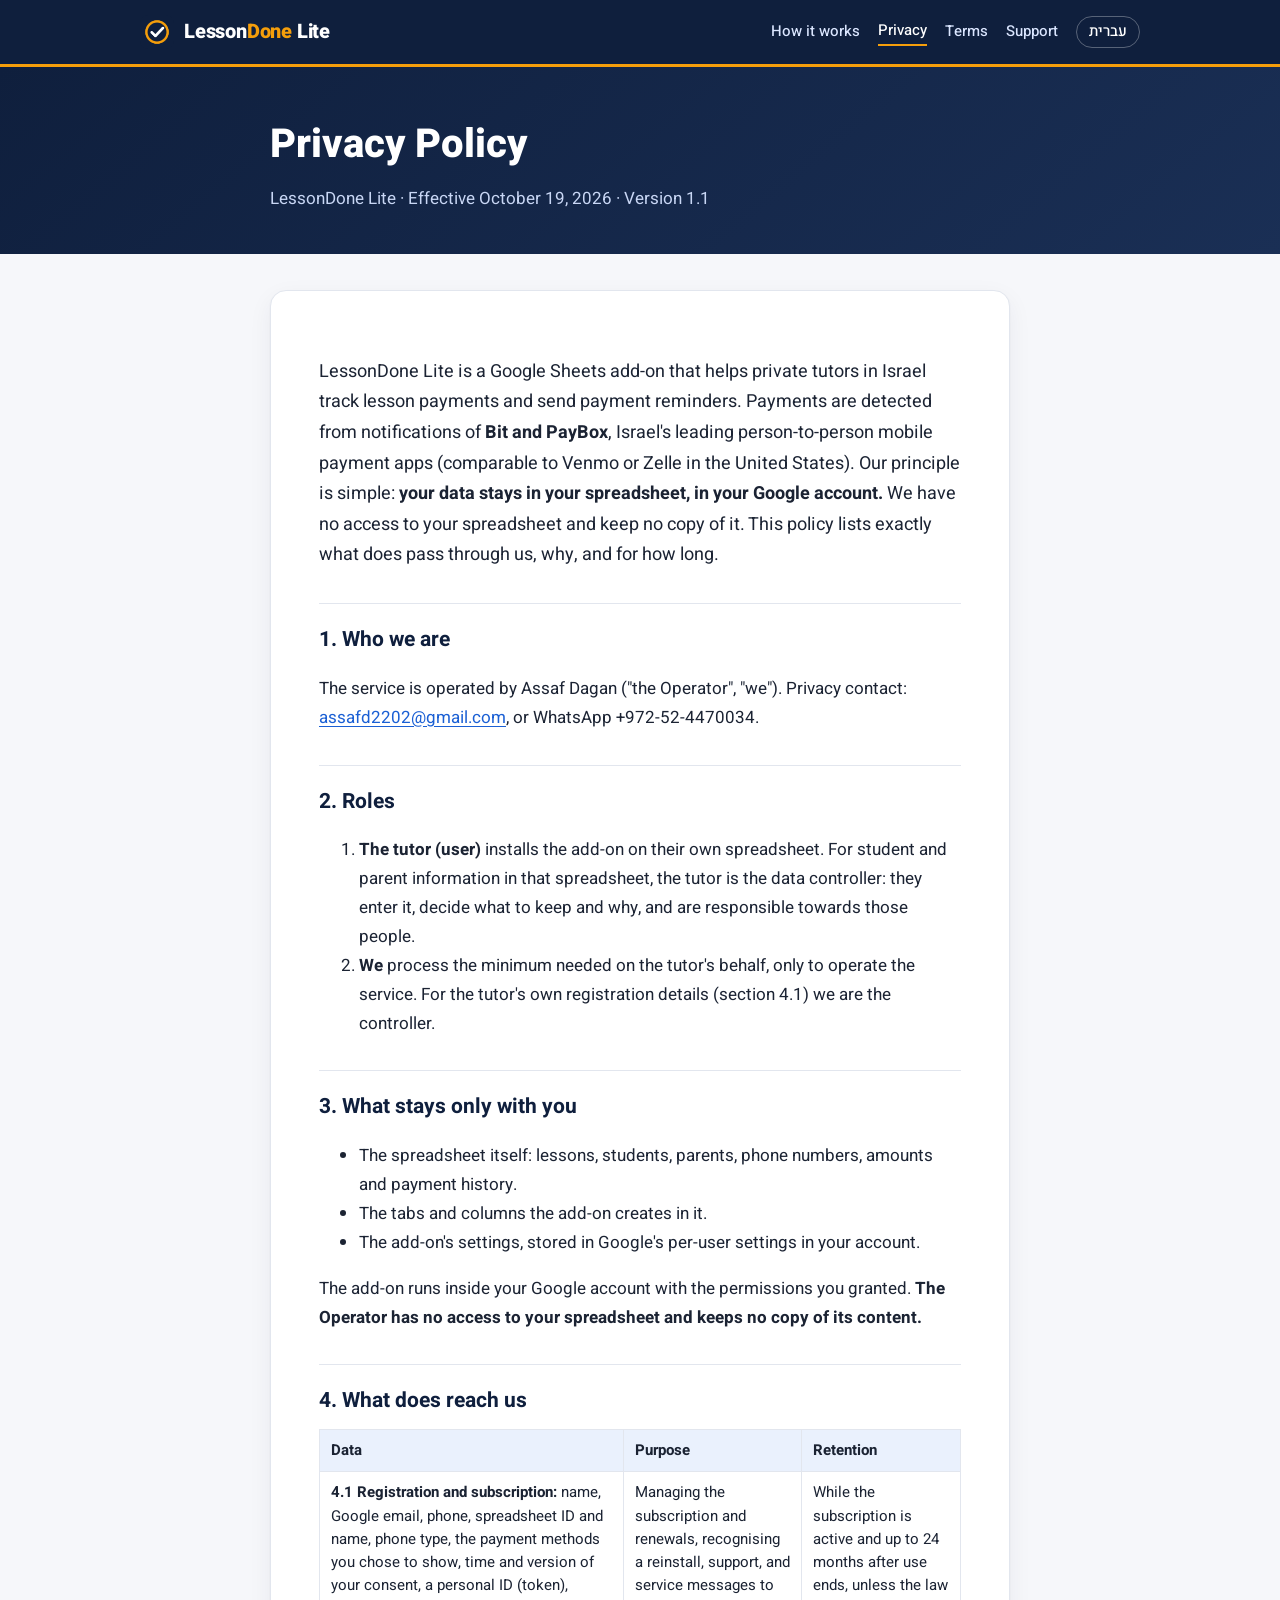
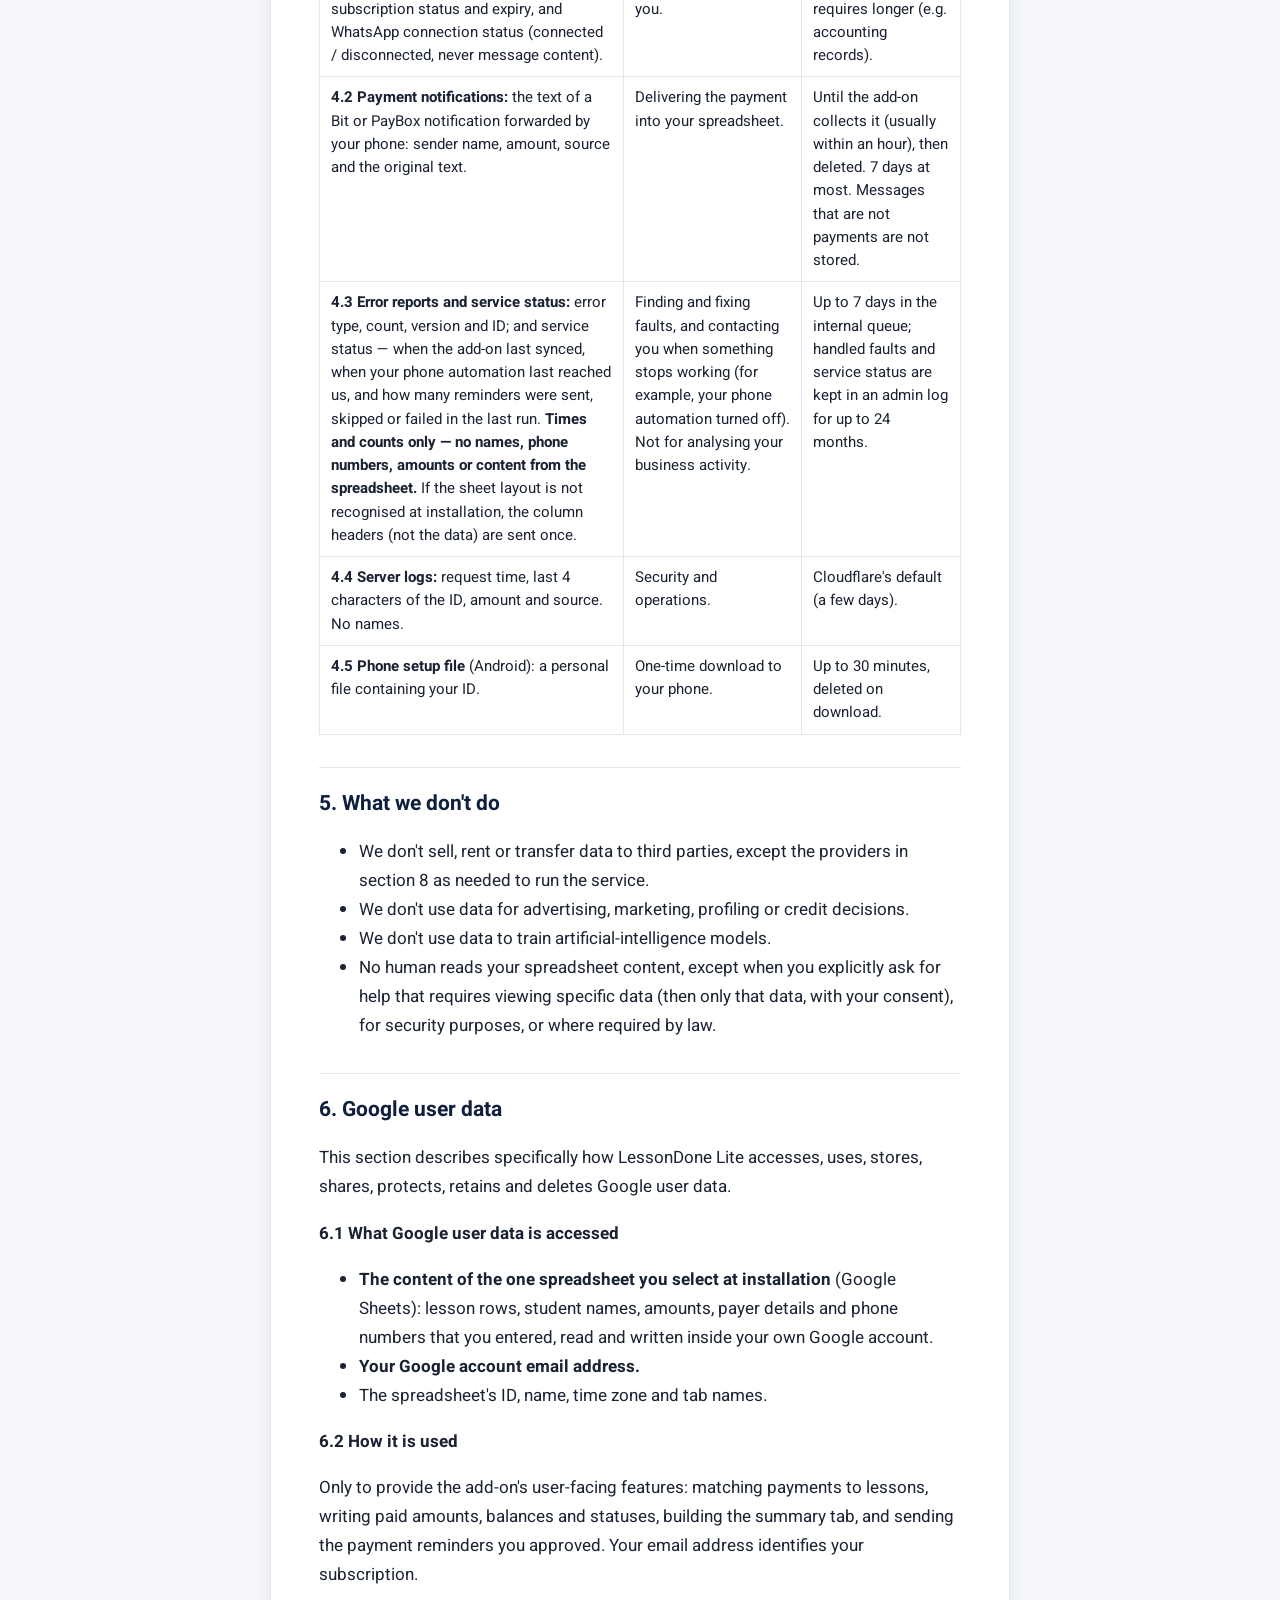
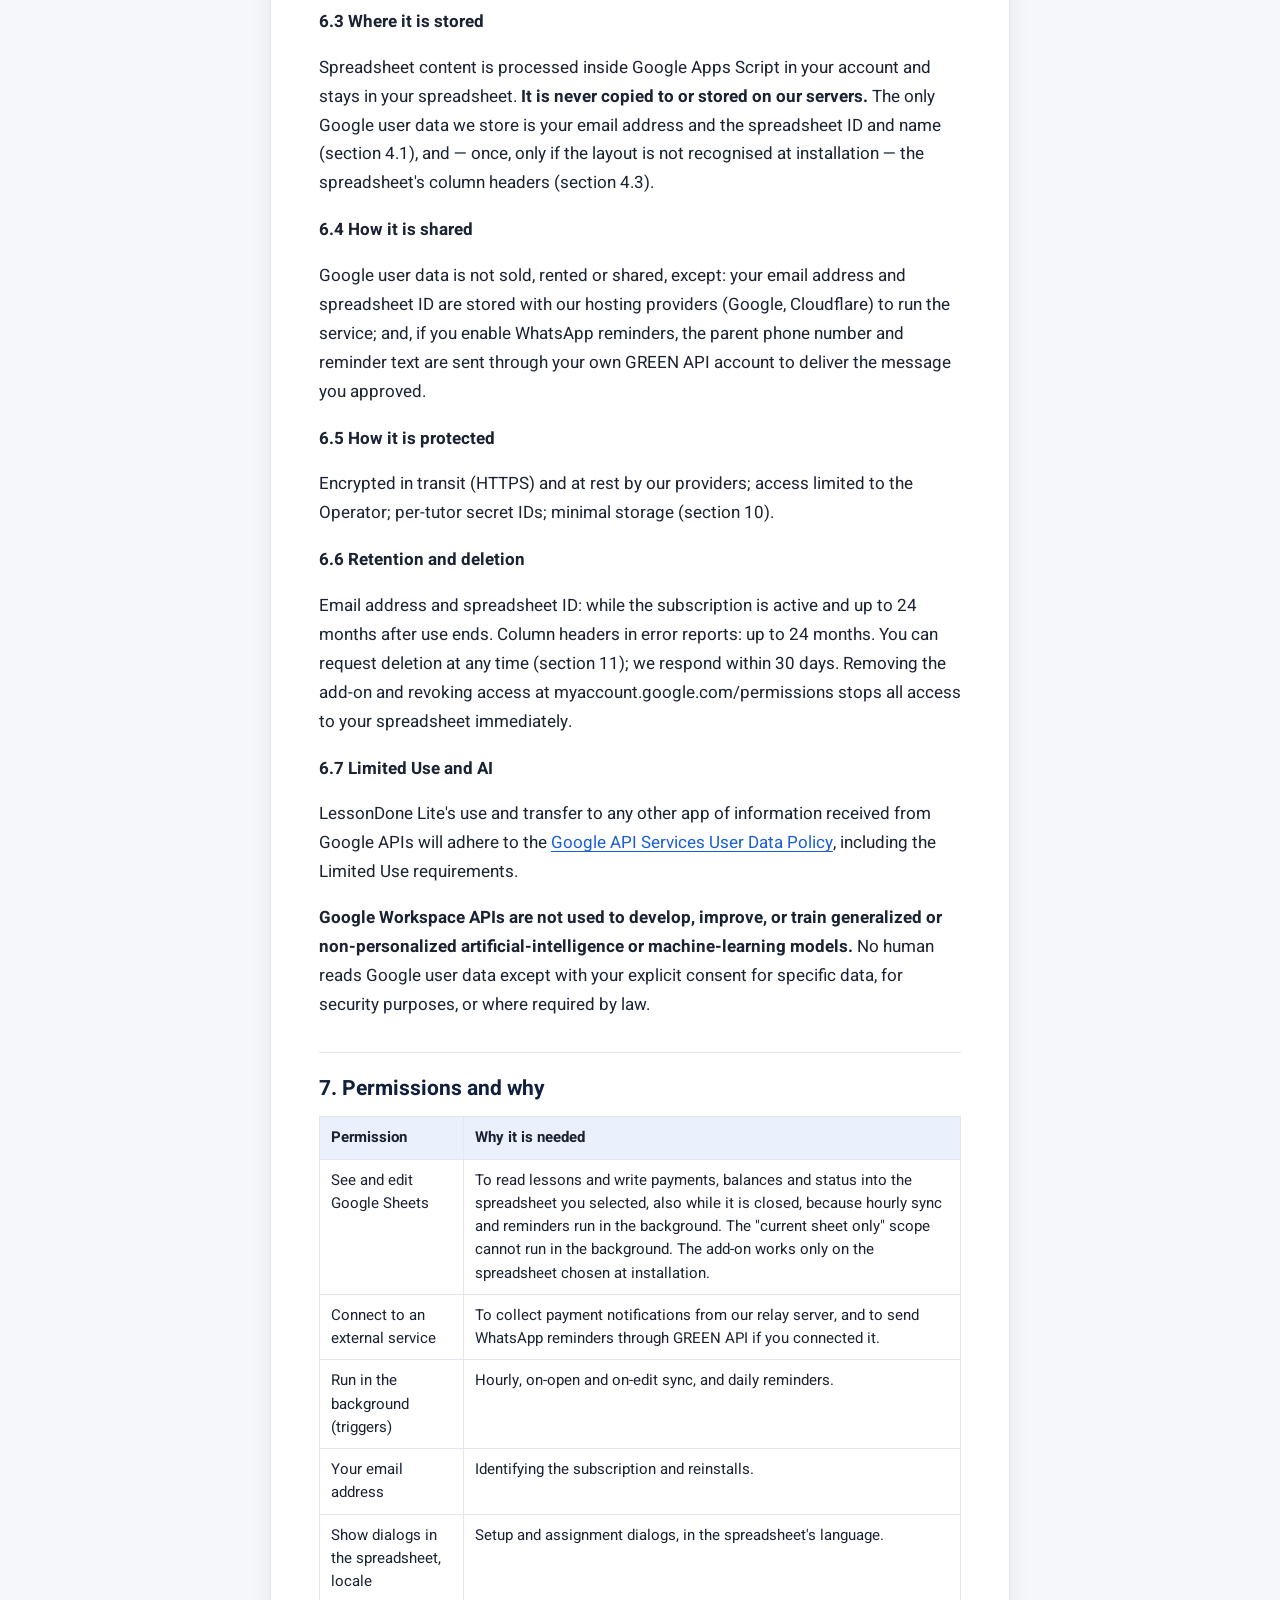
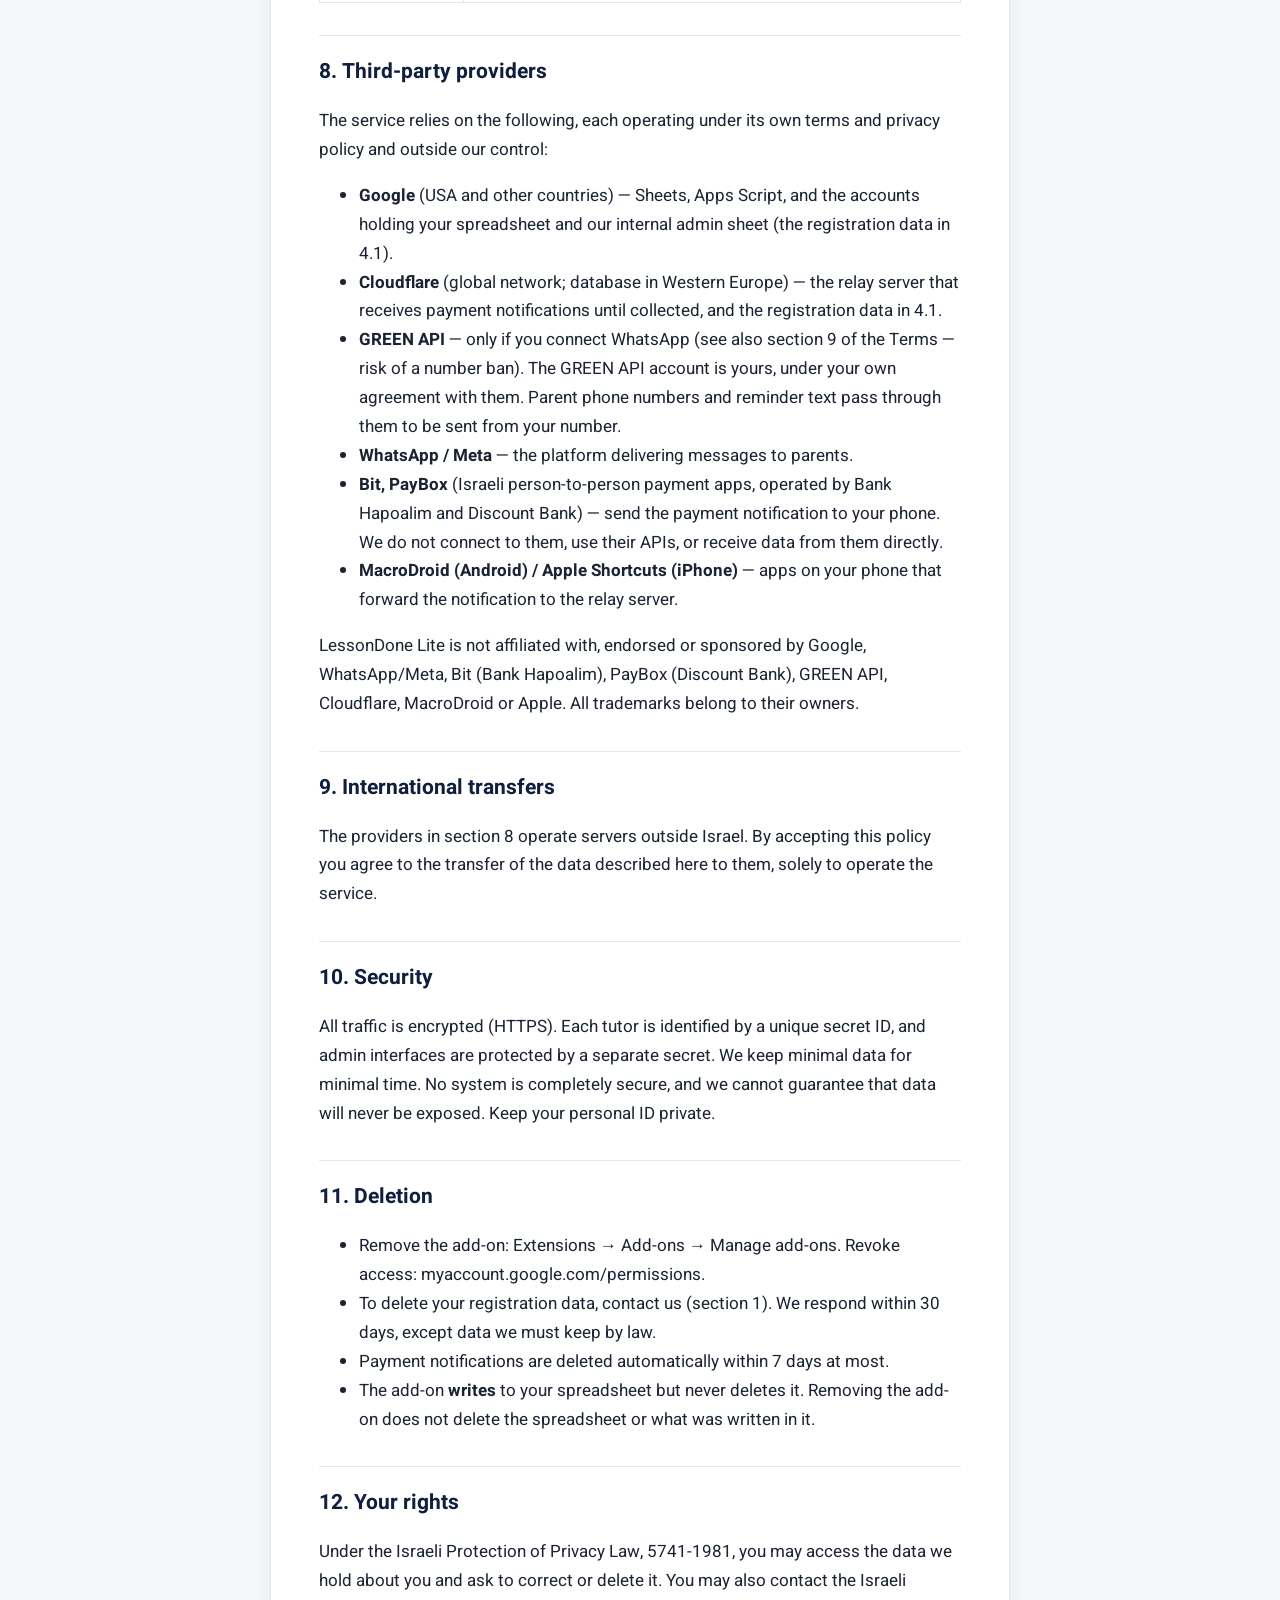
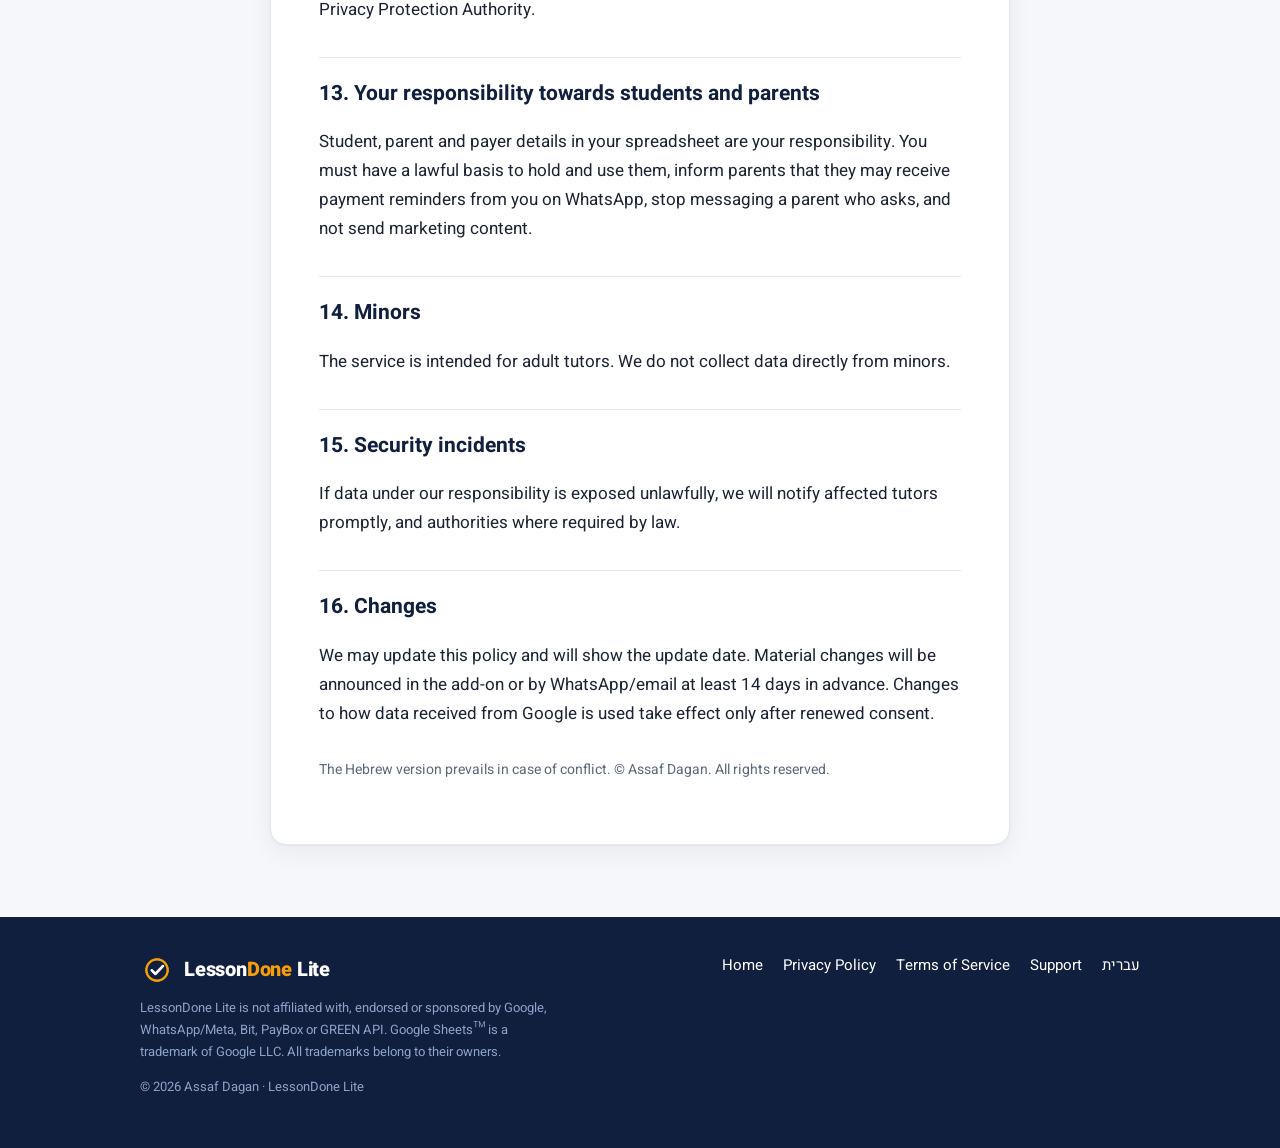
<file: lite/en/privacy/index.html>
<!doctype html>
<html lang="en" dir="ltr">
<head>
<meta charset="utf-8">
<meta name="viewport" content="width=device-width, initial-scale=1, viewport-fit=cover">
<title>Privacy Policy — LessonDone Lite</title>
<meta name="description" content="Privacy Policy of LessonDone Lite.">
<meta name="theme-color" content="#0f1f3d">
<link rel="icon" type="image/png" sizes="32x32" href="/brand/icon-32.png">
<link rel="apple-touch-icon" href="/brand/icon-128.png">
<link rel="alternate" hreflang="he" href="/lite/privacy/">
<meta property="og:title" content="Privacy Policy — LessonDone Lite">
<meta property="og:description" content="Privacy Policy of LessonDone Lite.">
<meta property="og:image" content="/brand/banner-220x140.png">
<link rel="preconnect" href="https://fonts.googleapis.com">
<link rel="preconnect" href="https://fonts.gstatic.com" crossorigin>
<link rel="stylesheet" href="https://fonts.googleapis.com/css2?family=Heebo:wght@400;500;700;800&display=swap">
<link rel="stylesheet" href="/lite/assets/site.css">
</head>
<body>
<header class="top"><div class="wrap">
  <a class="logo" href="/lite/en/"><img src="/brand/icon-128.png" alt="" width="34" height="34"><bdi dir="ltr">Lesson<span>Done</span> Lite</bdi></a>
  <nav class="nav" aria-label="Main"><a href="/lite/en/#how">How it works</a><a href="/lite/en/privacy/" aria-current="page">Privacy</a><a href="/lite/en/terms/">Terms</a><a href="/lite/en/support/">Support</a><a class="lang" href="/lite/privacy/" lang="he" hreflang="he">עברית</a></nav>
</div></header>
<div class="doc-head"><div class="wrap narrow"><h1>Privacy Policy</h1><p>LessonDone Lite · Effective October 19, 2026 · Version 1.1</p></div></div>
<main>
<section class="doc"><div class="wrap narrow"><article>
<p class="lead">LessonDone Lite is a Google Sheets add-on that helps private tutors in Israel track lesson payments and send payment reminders. Payments are detected from notifications of <b>Bit and PayBox</b>, Israel's leading person-to-person mobile payment apps (comparable to Venmo or Zelle in the United States). Our principle is simple: <b>your data stays in your spreadsheet, in your Google account.</b> We have no access to your spreadsheet and keep no copy of it. This policy lists exactly what does pass through us, why, and for how long.</p>

<h2>1. Who we are</h2>
<p>The service is operated by Assaf Dagan ("the Operator", "we"). Privacy contact: <a href="mailto:assafd2202@gmail.com">assafd2202@gmail.com</a>, or WhatsApp +972-52-4470034.</p>

<h2>2. Roles</h2>
<ol>
<li><b>The tutor (user)</b> installs the add-on on their own spreadsheet. For student and parent information in that spreadsheet, the tutor is the data controller: they enter it, decide what to keep and why, and are responsible towards those people.</li>
<li><b>We</b> process the minimum needed on the tutor's behalf, only to operate the service. For the tutor's own registration details (section 4.1) we are the controller.</li>
</ol>

<h2>3. What stays only with you</h2>
<ul>
<li>The spreadsheet itself: lessons, students, parents, phone numbers, amounts and payment history.</li>
<li>The tabs and columns the add-on creates in it.</li>
<li>The add-on's settings, stored in Google's per-user settings in your account.</li>
</ul>
<p>The add-on runs inside your Google account with the permissions you granted. <b>The Operator has no access to your spreadsheet and keeps no copy of its content.</b></p>

<h2>4. What does reach us</h2>
<div class="tbl"><table>
<thead><tr><th>Data</th><th>Purpose</th><th>Retention</th></tr></thead>
<tbody>
<tr><td><b>4.1 Registration and subscription:</b> name, Google email, phone, spreadsheet ID and name, phone type, the payment methods you chose to show, time and version of your consent, a personal ID (token), subscription status and expiry, and WhatsApp connection status (connected / disconnected, never message content).</td><td>Managing the subscription and renewals, recognising a reinstall, support, and service messages to you.</td><td>While the subscription is active and up to 24 months after use ends, unless the law requires longer (e.g. accounting records).</td></tr>
<tr><td><b>4.2 Payment notifications:</b> the text of a Bit or PayBox notification forwarded by your phone: sender name, amount, source and the original text.</td><td>Delivering the payment into your spreadsheet.</td><td>Until the add-on collects it (usually within an hour), then deleted. 7 days at most. Messages that are not payments are not stored.</td></tr>
<tr><td><b>4.3 Error reports and service status:</b> error type, count, version and ID; and service status — when the add-on last synced, when your phone automation last reached us, and how many reminders were sent, skipped or failed in the last run. <b>Times and counts only — no names, phone numbers, amounts or content from the spreadsheet.</b> If the sheet layout is not recognised at installation, the column headers (not the data) are sent once.</td><td>Finding and fixing faults, and contacting you when something stops working (for example, your phone automation turned off). Not for analysing your business activity.</td><td>Up to 7 days in the internal queue; handled faults and service status are kept in an admin log for up to 24 months.</td></tr>
<tr><td><b>4.4 Server logs:</b> request time, last 4 characters of the ID, amount and source. No names.</td><td>Security and operations.</td><td>Cloudflare's default (a few days).</td></tr>
<tr><td><b>4.5 Phone setup file</b> (Android): a personal file containing your ID.</td><td>One-time download to your phone.</td><td>Up to 30 minutes, deleted on download.</td></tr>
</tbody></table></div>

<h2>5. What we don't do</h2>
<ul>
<li>We don't sell, rent or transfer data to third parties, except the providers in section 8 as needed to run the service.</li>
<li>We don't use data for advertising, marketing, profiling or credit decisions.</li>
<li>We don't use data to train artificial-intelligence models.</li>
<li>No human reads your spreadsheet content, except when you explicitly ask for help that requires viewing specific data (then only that data, with your consent), for security purposes, or where required by law.</li>
</ul>

<h2>6. Google user data</h2>
<p>This section describes specifically how LessonDone Lite accesses, uses, stores, shares, protects, retains and deletes Google user data.</p>
<h3>6.1 What Google user data is accessed</h3>
<ul>
<li><b>The content of the one spreadsheet you select at installation</b> (Google Sheets): lesson rows, student names, amounts, payer details and phone numbers that you entered, read and written inside your own Google account.</li>
<li><b>Your Google account email address.</b></li>
<li>The spreadsheet's ID, name, time zone and tab names.</li>
</ul>
<h3>6.2 How it is used</h3>
<p>Only to provide the add-on's user-facing features: matching payments to lessons, writing paid amounts, balances and statuses, building the summary tab, and sending the payment reminders you approved. Your email address identifies your subscription.</p>
<h3>6.3 Where it is stored</h3>
<p>Spreadsheet content is processed inside Google Apps Script in your account and stays in your spreadsheet. <b>It is never copied to or stored on our servers.</b> The only Google user data we store is your email address and the spreadsheet ID and name (section 4.1), and — once, only if the layout is not recognised at installation — the spreadsheet's column headers (section 4.3).</p>
<h3>6.4 How it is shared</h3>
<p>Google user data is not sold, rented or shared, except: your email address and spreadsheet ID are stored with our hosting providers (Google, Cloudflare) to run the service; and, if you enable WhatsApp reminders, the parent phone number and reminder text are sent through your own GREEN API account to deliver the message you approved.</p>
<h3>6.5 How it is protected</h3>
<p>Encrypted in transit (HTTPS) and at rest by our providers; access limited to the Operator; per-tutor secret IDs; minimal storage (section 10).</p>
<h3>6.6 Retention and deletion</h3>
<p>Email address and spreadsheet ID: while the subscription is active and up to 24 months after use ends. Column headers in error reports: up to 24 months. You can request deletion at any time (section 11); we respond within 30 days. Removing the add-on and revoking access at myaccount.google.com/permissions stops all access to your spreadsheet immediately.</p>
<h3>6.7 Limited Use and AI</h3>
<p>LessonDone Lite's use and transfer to any other app of information received from Google APIs will adhere to the <a href="https://developers.google.com/terms/api-services-user-data-policy">Google API Services User Data Policy</a>, including the Limited Use requirements.</p>
<p><b>Google Workspace APIs are not used to develop, improve, or train generalized or non-personalized artificial-intelligence or machine-learning models.</b> No human reads Google user data except with your explicit consent for specific data, for security purposes, or where required by law.</p>

<h2>7. Permissions and why</h2>
<div class="tbl"><table>
<thead><tr><th>Permission</th><th>Why it is needed</th></tr></thead>
<tbody>
<tr><td>See and edit Google Sheets</td><td>To read lessons and write payments, balances and status into the spreadsheet you selected, also while it is closed, because hourly sync and reminders run in the background. The "current sheet only" scope cannot run in the background. The add-on works only on the spreadsheet chosen at installation.</td></tr>
<tr><td>Connect to an external service</td><td>To collect payment notifications from our relay server, and to send WhatsApp reminders through GREEN API if you connected it.</td></tr>
<tr><td>Run in the background (triggers)</td><td>Hourly, on-open and on-edit sync, and daily reminders.</td></tr>
<tr><td>Your email address</td><td>Identifying the subscription and reinstalls.</td></tr>
<tr><td>Show dialogs in the spreadsheet, locale</td><td>Setup and assignment dialogs, in the spreadsheet's language.</td></tr>
</tbody></table></div>

<h2>8. Third-party providers</h2>
<p>The service relies on the following, each operating under its own terms and privacy policy and outside our control:</p>
<ul>
<li><b>Google</b> (USA and other countries) — Sheets, Apps Script, and the accounts holding your spreadsheet and our internal admin sheet (the registration data in 4.1).</li>
<li><b>Cloudflare</b> (global network; database in Western Europe) — the relay server that receives payment notifications until collected, and the registration data in 4.1.</li>
<li><b>GREEN API</b> — only if you connect WhatsApp (see also section 9 of the Terms — risk of a number ban). The GREEN API account is yours, under your own agreement with them. Parent phone numbers and reminder text pass through them to be sent from your number.</li>
<li><b>WhatsApp / Meta</b> — the platform delivering messages to parents.</li>
<li><b>Bit, PayBox</b> (Israeli person-to-person payment apps, operated by Bank Hapoalim and Discount Bank) — send the payment notification to your phone. We do not connect to them, use their APIs, or receive data from them directly.</li>
<li><b>MacroDroid (Android) / Apple Shortcuts (iPhone)</b> — apps on your phone that forward the notification to the relay server.</li>
</ul>
<p>LessonDone Lite is not affiliated with, endorsed or sponsored by Google, WhatsApp/Meta, Bit (Bank Hapoalim), PayBox (Discount Bank), GREEN API, Cloudflare, MacroDroid or Apple. All trademarks belong to their owners.</p>

<h2>9. International transfers</h2>
<p>The providers in section 8 operate servers outside Israel. By accepting this policy you agree to the transfer of the data described here to them, solely to operate the service.</p>

<h2>10. Security</h2>
<p>All traffic is encrypted (HTTPS). Each tutor is identified by a unique secret ID, and admin interfaces are protected by a separate secret. We keep minimal data for minimal time. No system is completely secure, and we cannot guarantee that data will never be exposed. Keep your personal ID private.</p>

<h2>11. Deletion</h2>
<ul>
<li>Remove the add-on: Extensions → Add-ons → Manage add-ons. Revoke access: myaccount.google.com/permissions.</li>
<li>To delete your registration data, contact us (section 1). We respond within 30 days, except data we must keep by law.</li>
<li>Payment notifications are deleted automatically within 7 days at most.</li>
<li>The add-on <b>writes</b> to your spreadsheet but never deletes it. Removing the add-on does not delete the spreadsheet or what was written in it.</li>
</ul>

<h2>12. Your rights</h2>
<p>Under the Israeli Protection of Privacy Law, 5741-1981, you may access the data we hold about you and ask to correct or delete it. You may also contact the Israeli Privacy Protection Authority.</p>

<h2>13. Your responsibility towards students and parents</h2>
<p>Student, parent and payer details in your spreadsheet are your responsibility. You must have a lawful basis to hold and use them, inform parents that they may receive payment reminders from you on WhatsApp, stop messaging a parent who asks, and not send marketing content.</p>

<h2>14. Minors</h2>
<p>The service is intended for adult tutors. We do not collect data directly from minors.</p>

<h2>15. Security incidents</h2>
<p>If data under our responsibility is exposed unlawfully, we will notify affected tutors promptly, and authorities where required by law.</p>

<h2>16. Changes</h2>
<p>We may update this policy and will show the update date. Material changes will be announced in the add-on or by WhatsApp/email at least 14 days in advance. Changes to how data received from Google is used take effect only after renewed consent.</p>
<p class="foot">The Hebrew version prevails in case of conflict. © Assaf Dagan. All rights reserved.</p>
</article></div></section>
</main>
<footer><div class="wrap">
  <div><a class="logo" href="/lite/en/"><img src="/brand/icon-128.png" alt="" width="34" height="34"><bdi dir="ltr">Lesson<span>Done</span> Lite</bdi></a>
  <p class="small">LessonDone Lite is not affiliated with, endorsed or sponsored by Google, WhatsApp/Meta, Bit, PayBox or GREEN API. Google Sheets™ is a trademark of Google LLC. All trademarks belong to their owners.</p><p class="small">© 2026 Assaf Dagan · LessonDone Lite</p></div>
  <div class="links"><a href="/lite/en/">Home</a><a href="/lite/en/privacy/">Privacy Policy</a><a href="/lite/en/terms/">Terms of Service</a><a href="/lite/en/support/">Support</a><a href="/lite/privacy/" lang="he">עברית</a></div>
</div></footer>
</body>
</html>
</file>
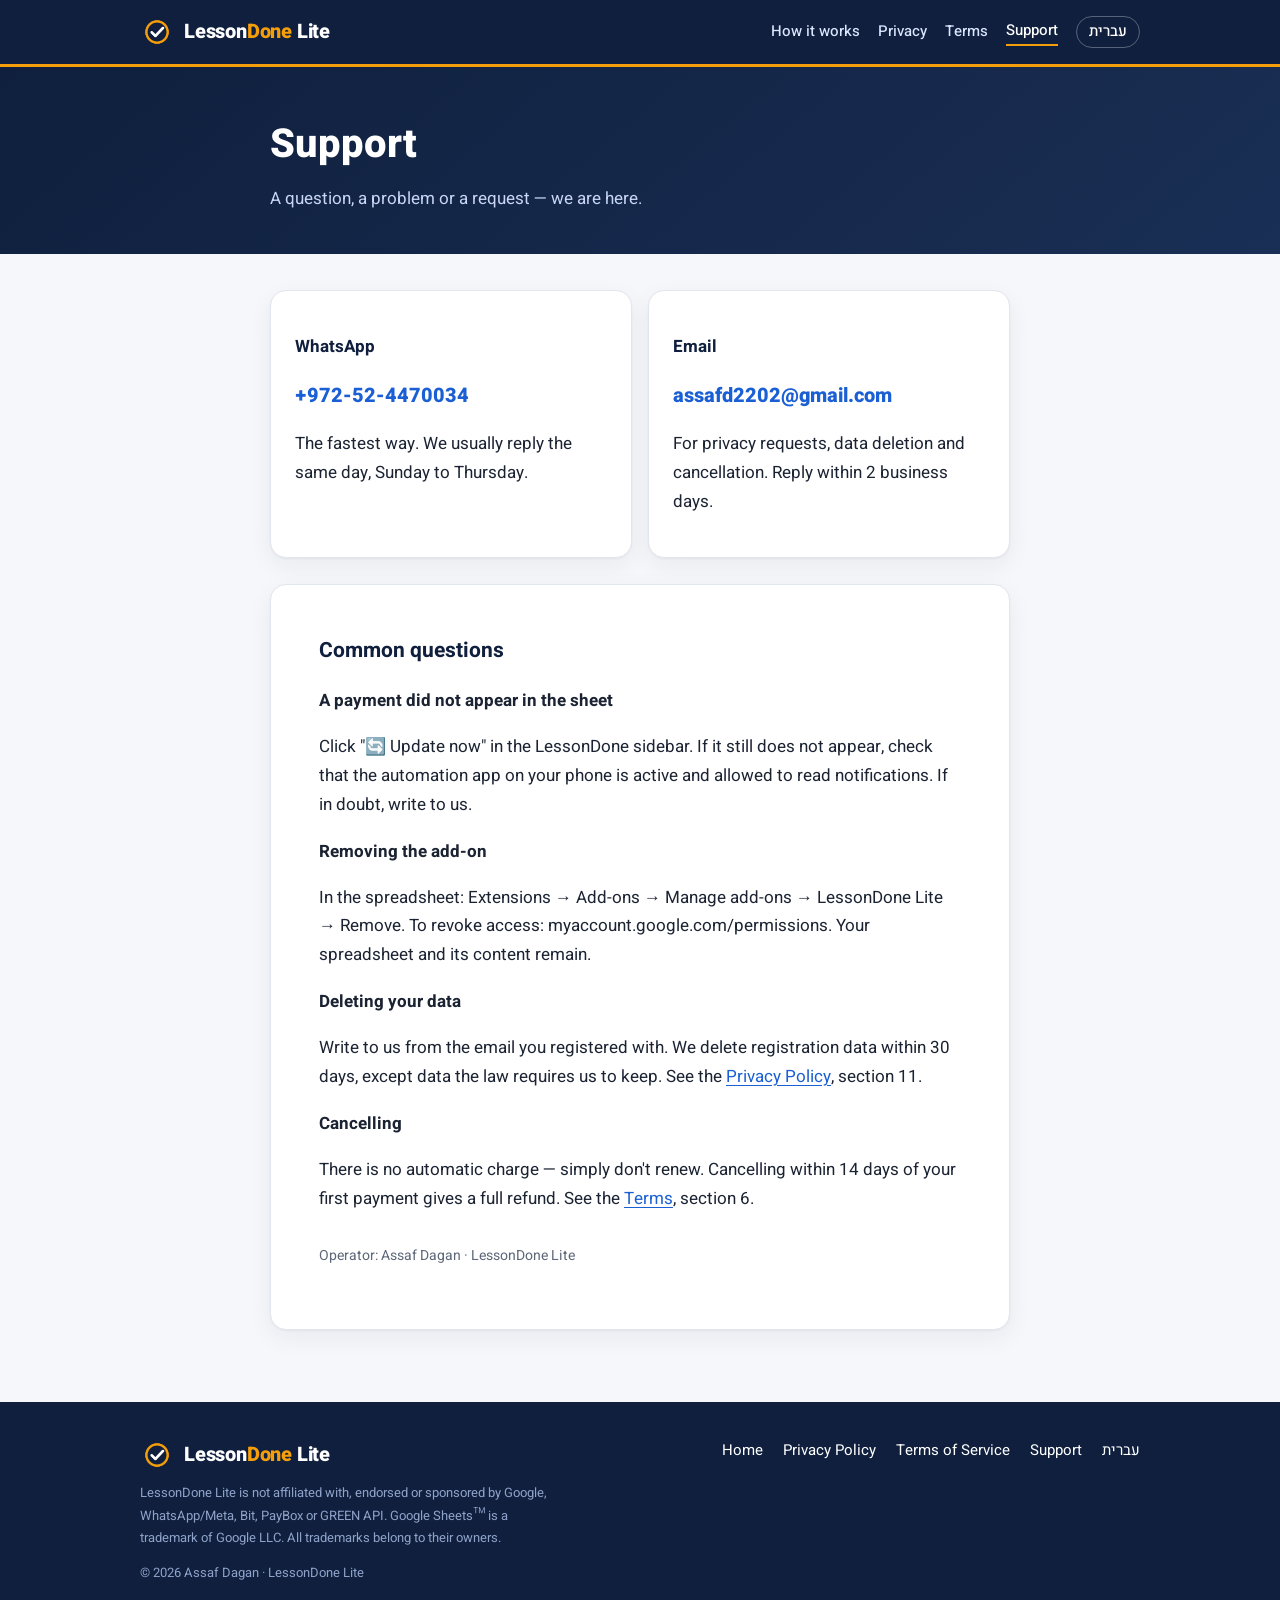
<file: lite/en/support/index.html>
<!doctype html>
<html lang="en" dir="ltr">
<head>
<meta charset="utf-8">
<meta name="viewport" content="width=device-width, initial-scale=1, viewport-fit=cover">
<title>Support — LessonDone Lite</title>
<meta name="description" content="Contact and support for LessonDone Lite.">
<meta name="theme-color" content="#0f1f3d">
<link rel="icon" type="image/png" sizes="32x32" href="/brand/icon-32.png">
<link rel="apple-touch-icon" href="/brand/icon-128.png">
<link rel="alternate" hreflang="he" href="/lite/support/">
<meta property="og:title" content="Support — LessonDone Lite">
<meta property="og:description" content="Contact and support for LessonDone Lite.">
<meta property="og:image" content="/brand/banner-220x140.png">
<link rel="preconnect" href="https://fonts.googleapis.com">
<link rel="preconnect" href="https://fonts.gstatic.com" crossorigin>
<link rel="stylesheet" href="https://fonts.googleapis.com/css2?family=Heebo:wght@400;500;700;800&display=swap">
<link rel="stylesheet" href="/lite/assets/site.css">
</head>
<body>
<header class="top"><div class="wrap">
  <a class="logo" href="/lite/en/"><img src="/brand/icon-128.png" alt="" width="34" height="34"><bdi dir="ltr">Lesson<span>Done</span> Lite</bdi></a>
  <nav class="nav" aria-label="Main"><a href="/lite/en/#how">How it works</a><a href="/lite/en/privacy/">Privacy</a><a href="/lite/en/terms/">Terms</a><a href="/lite/en/support/" aria-current="page">Support</a><a class="lang" href="/lite/support/" lang="he" hreflang="he">עברית</a></nav>
</div></header>
<div class="doc-head"><div class="wrap narrow"><h1>Support</h1><p>A question, a problem or a request — we are here.</p></div></div>
<main>
<section class="doc"><div class="wrap narrow">
  <div class="contact">
    <div class="card"><h3>WhatsApp</h3><p><a class="big" href="https://wa.me/972524470034?text=Hello%2C%20I%20have%20a%20question%20about%20LessonDone%20Lite">+972-52-4470034</a></p><p>The fastest way. We usually reply the same day, Sunday to Thursday.</p></div>
    <div class="card"><h3>Email</h3><p><a class="big" href="mailto:assafd2202@gmail.com">assafd2202@gmail.com</a></p><p>For privacy requests, data deletion and cancellation. Reply within 2 business days.</p></div>
  </div>
  <article>
    <h2>Common questions</h2>
    <h3>A payment did not appear in the sheet</h3>
    <p>Click "🔄 Update now" in the LessonDone sidebar. If it still does not appear, check that the automation app on your phone is active and allowed to read notifications. If in doubt, write to us.</p>
    <h3>Removing the add-on</h3>
    <p>In the spreadsheet: Extensions → Add-ons → Manage add-ons → LessonDone Lite → Remove. To revoke access: myaccount.google.com/permissions. Your spreadsheet and its content remain.</p>
    <h3>Deleting your data</h3>
    <p>Write to us from the email you registered with. We delete registration data within 30 days, except data the law requires us to keep. See the <a href="/lite/en/privacy/">Privacy Policy</a>, section 11.</p>
    <h3>Cancelling</h3>
    <p>There is no automatic charge — simply don't renew. Cancelling within 14 days of your first payment gives a full refund. See the <a href="/lite/en/terms/">Terms</a>, section 6.</p>
    <p class="foot">Operator: Assaf Dagan · LessonDone Lite</p>
  </article>
</div></section>
</main>
<footer><div class="wrap">
  <div><a class="logo" href="/lite/en/"><img src="/brand/icon-128.png" alt="" width="34" height="34"><bdi dir="ltr">Lesson<span>Done</span> Lite</bdi></a>
  <p class="small">LessonDone Lite is not affiliated with, endorsed or sponsored by Google, WhatsApp/Meta, Bit, PayBox or GREEN API. Google Sheets™ is a trademark of Google LLC. All trademarks belong to their owners.</p><p class="small">© 2026 Assaf Dagan · LessonDone Lite</p></div>
  <div class="links"><a href="/lite/en/">Home</a><a href="/lite/en/privacy/">Privacy Policy</a><a href="/lite/en/terms/">Terms of Service</a><a href="/lite/en/support/">Support</a><a href="/lite/support/" lang="he">עברית</a></div>
</div></footer>
</body>
</html>
</file>
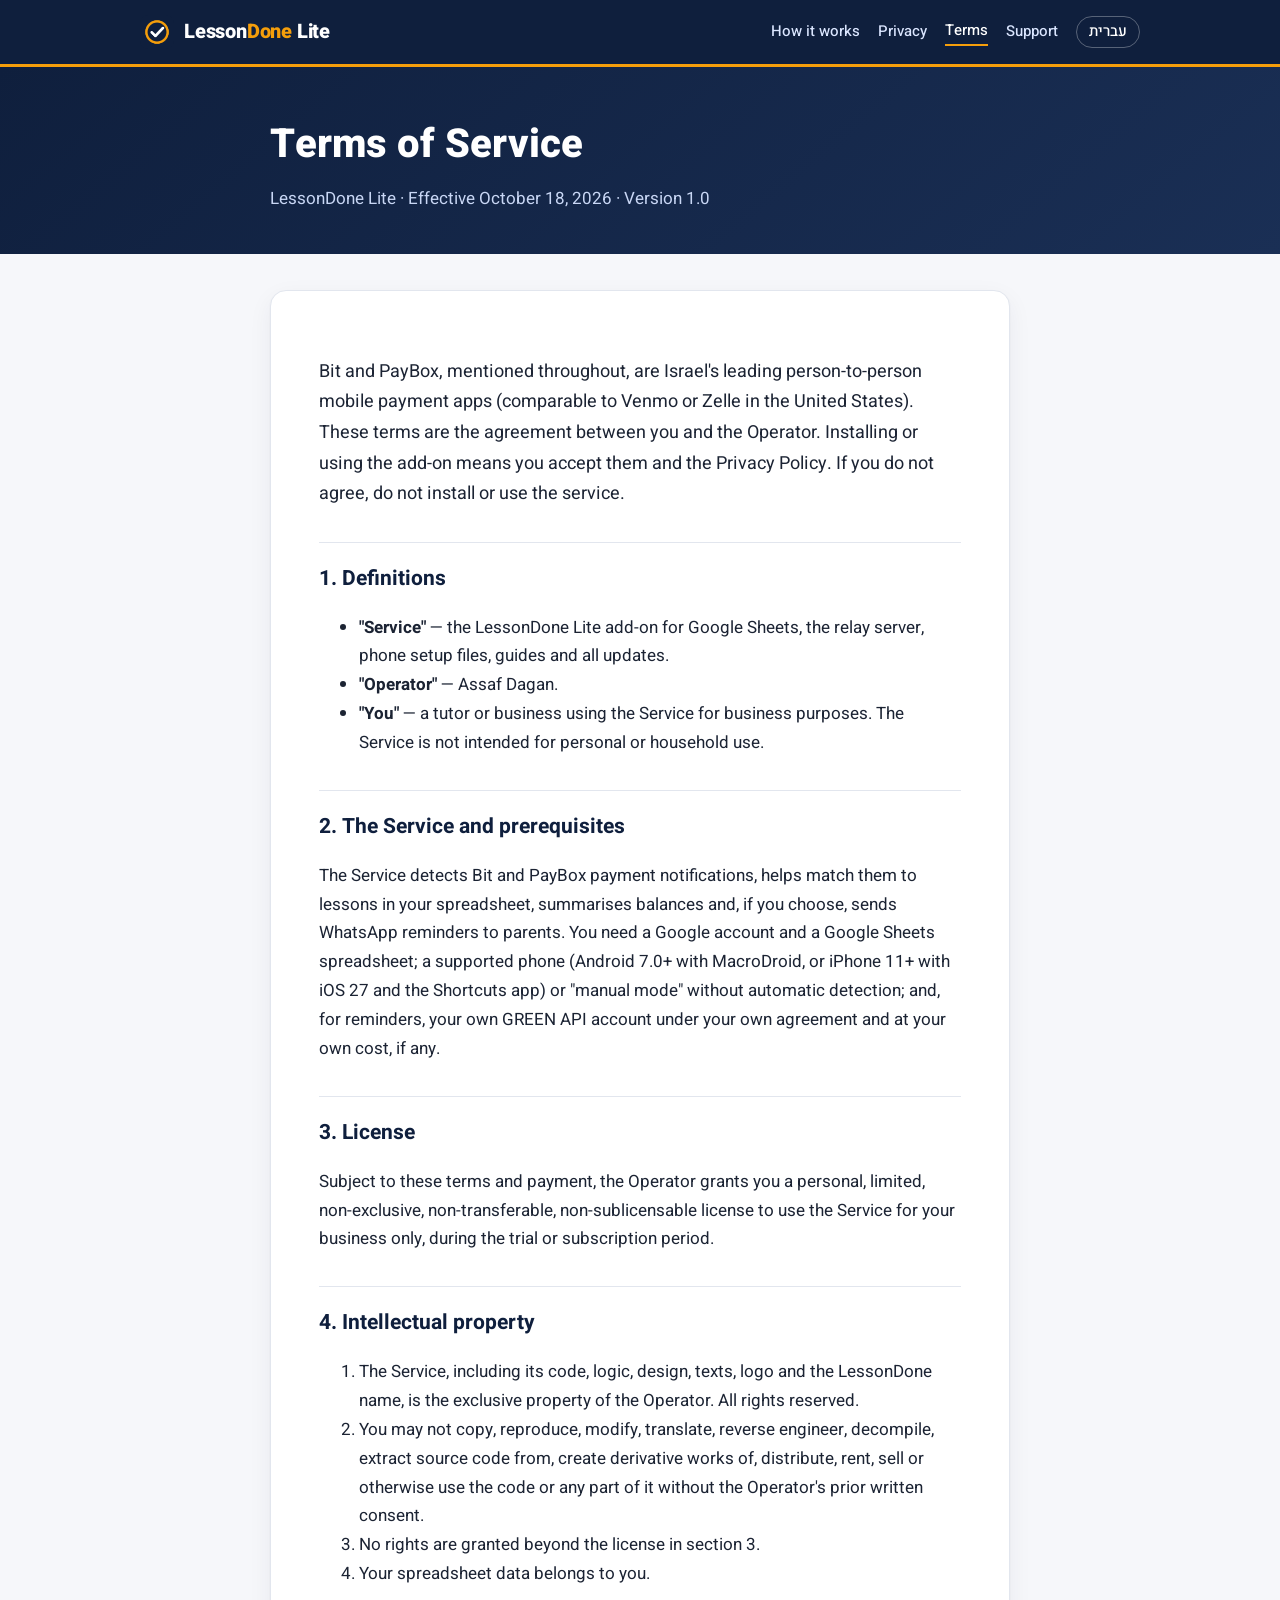
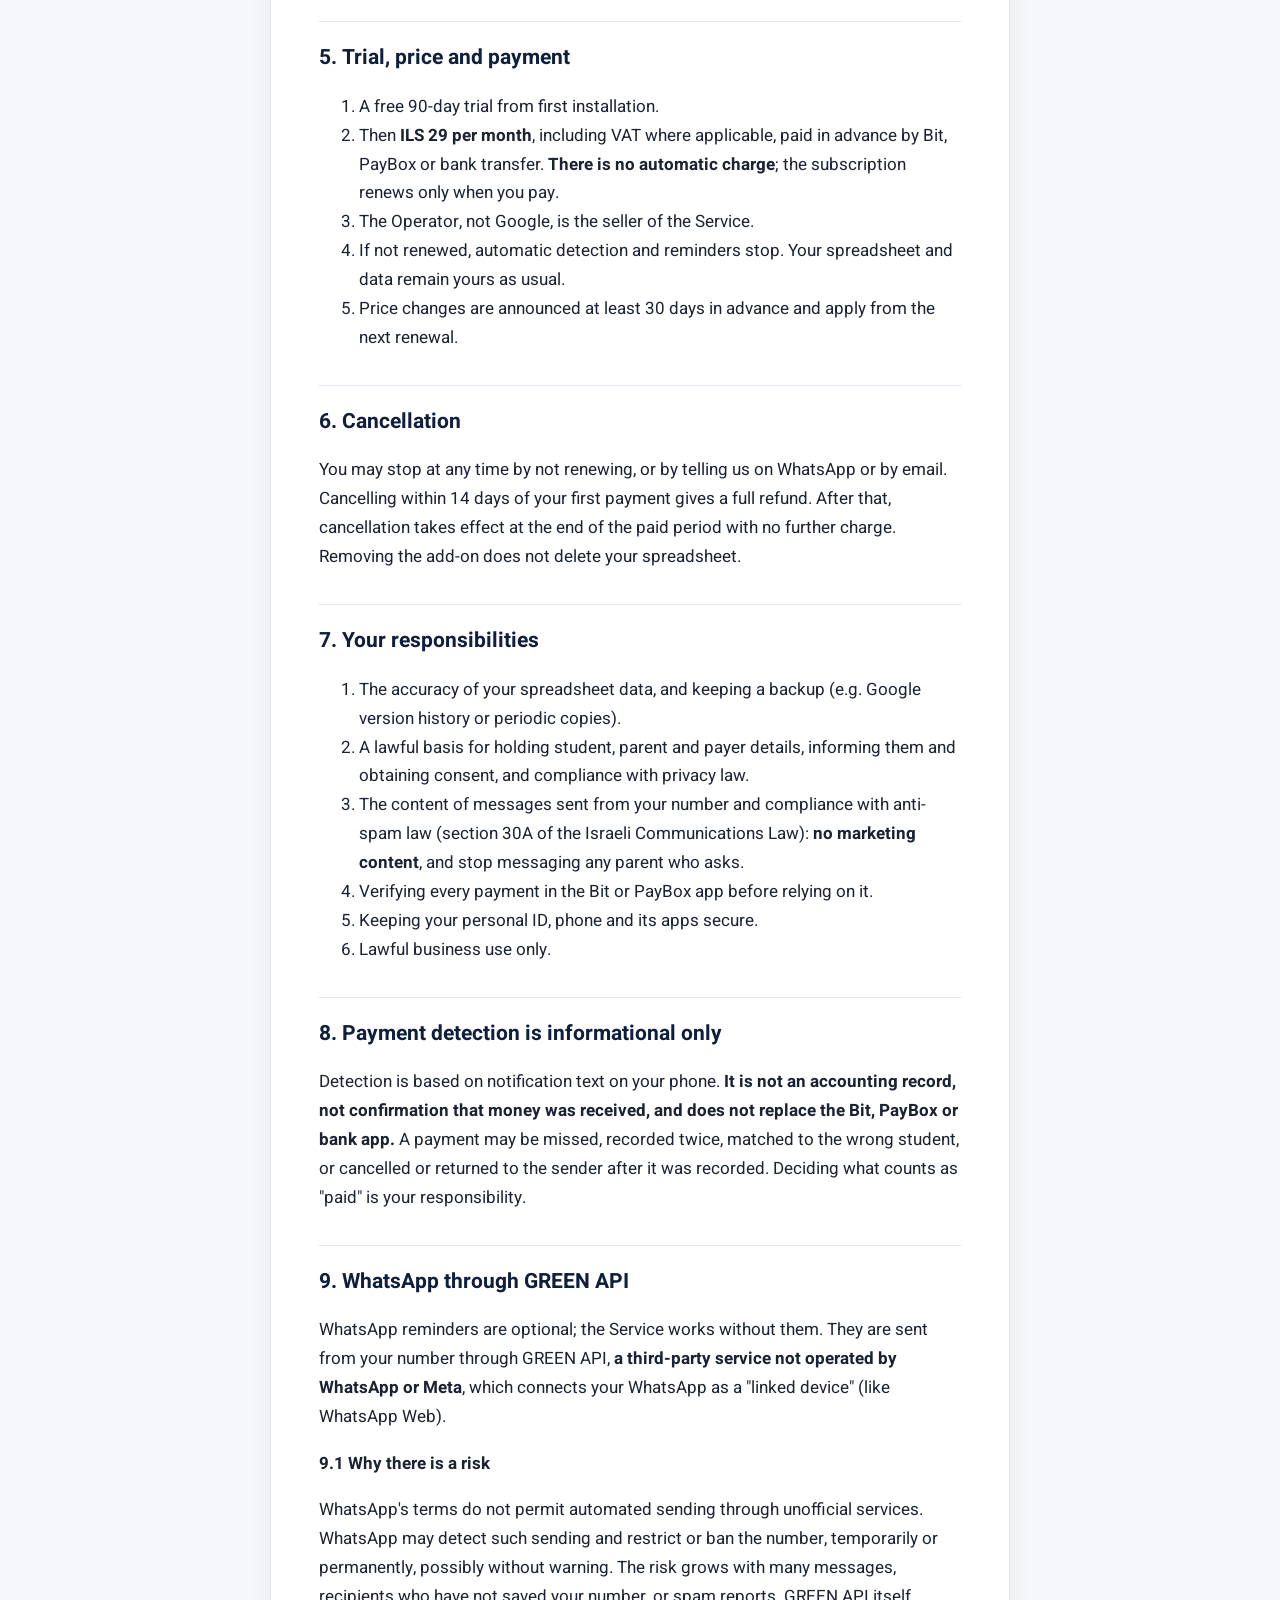
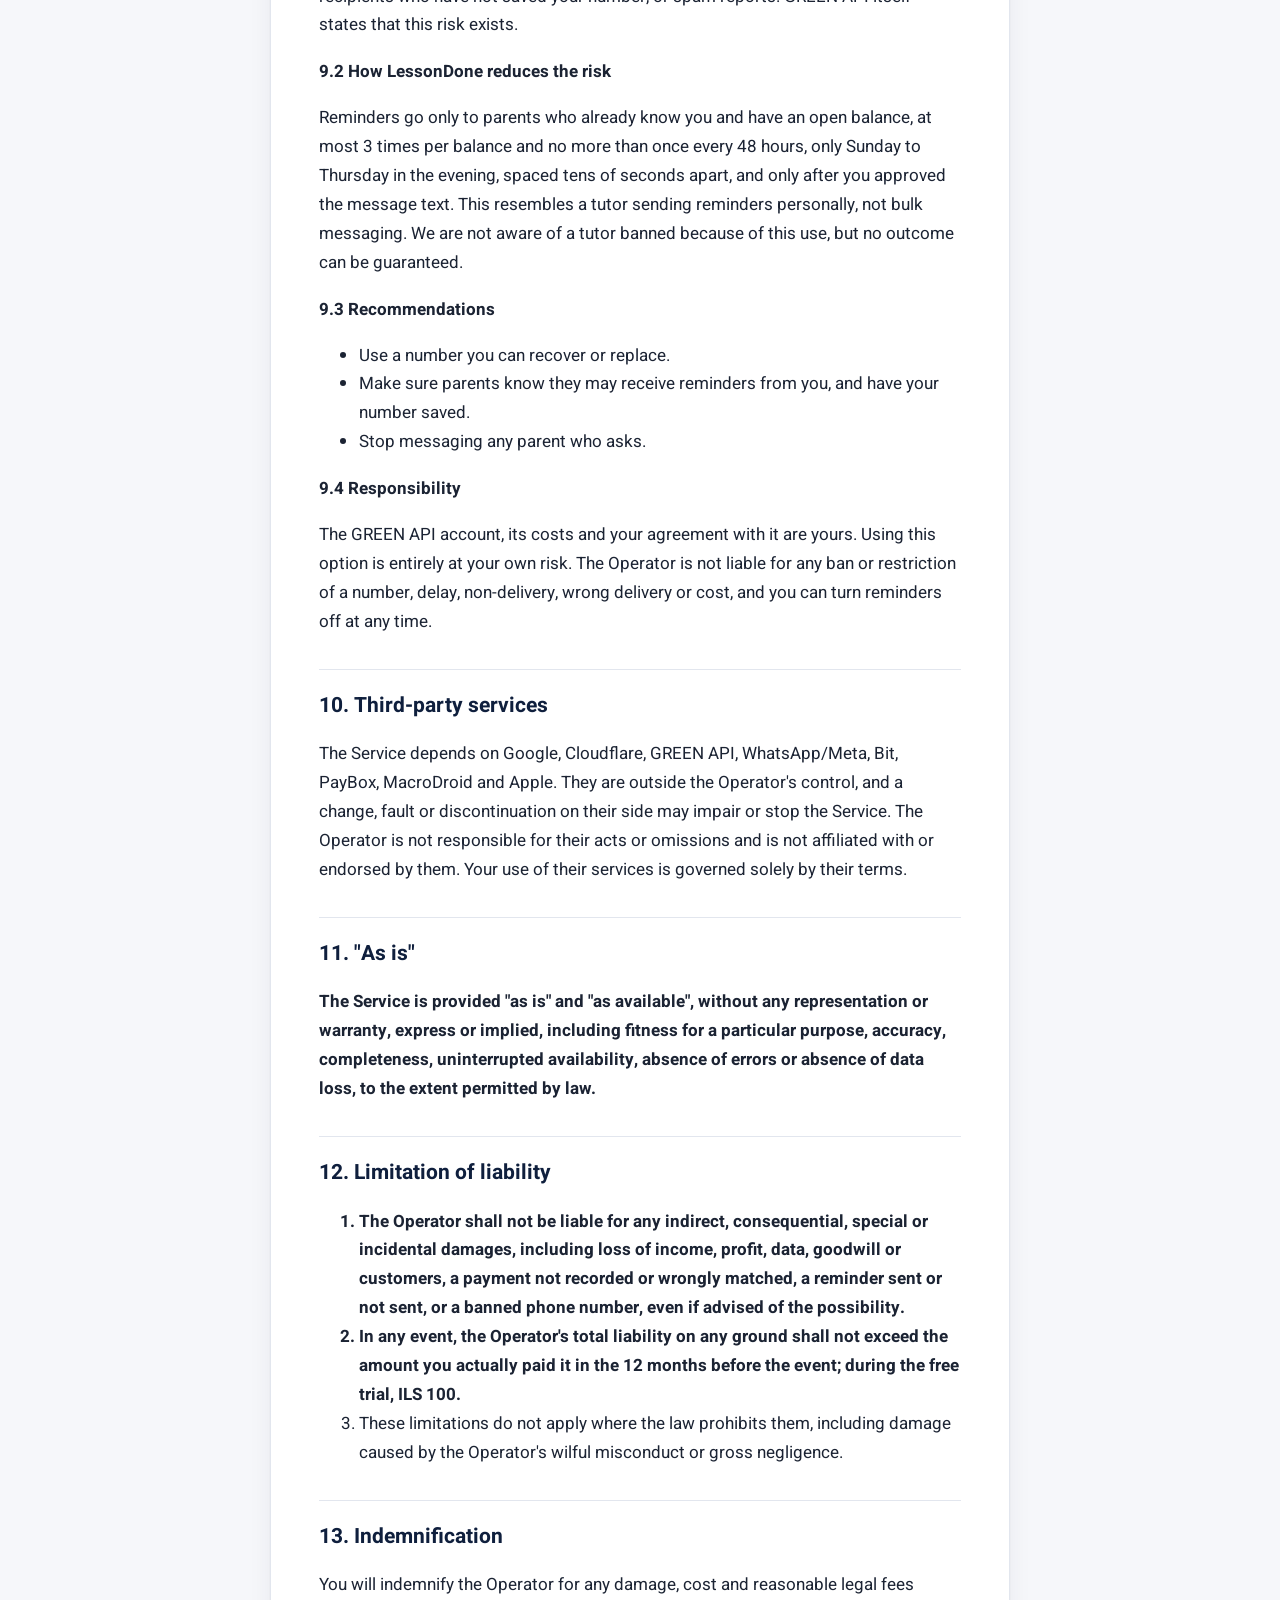
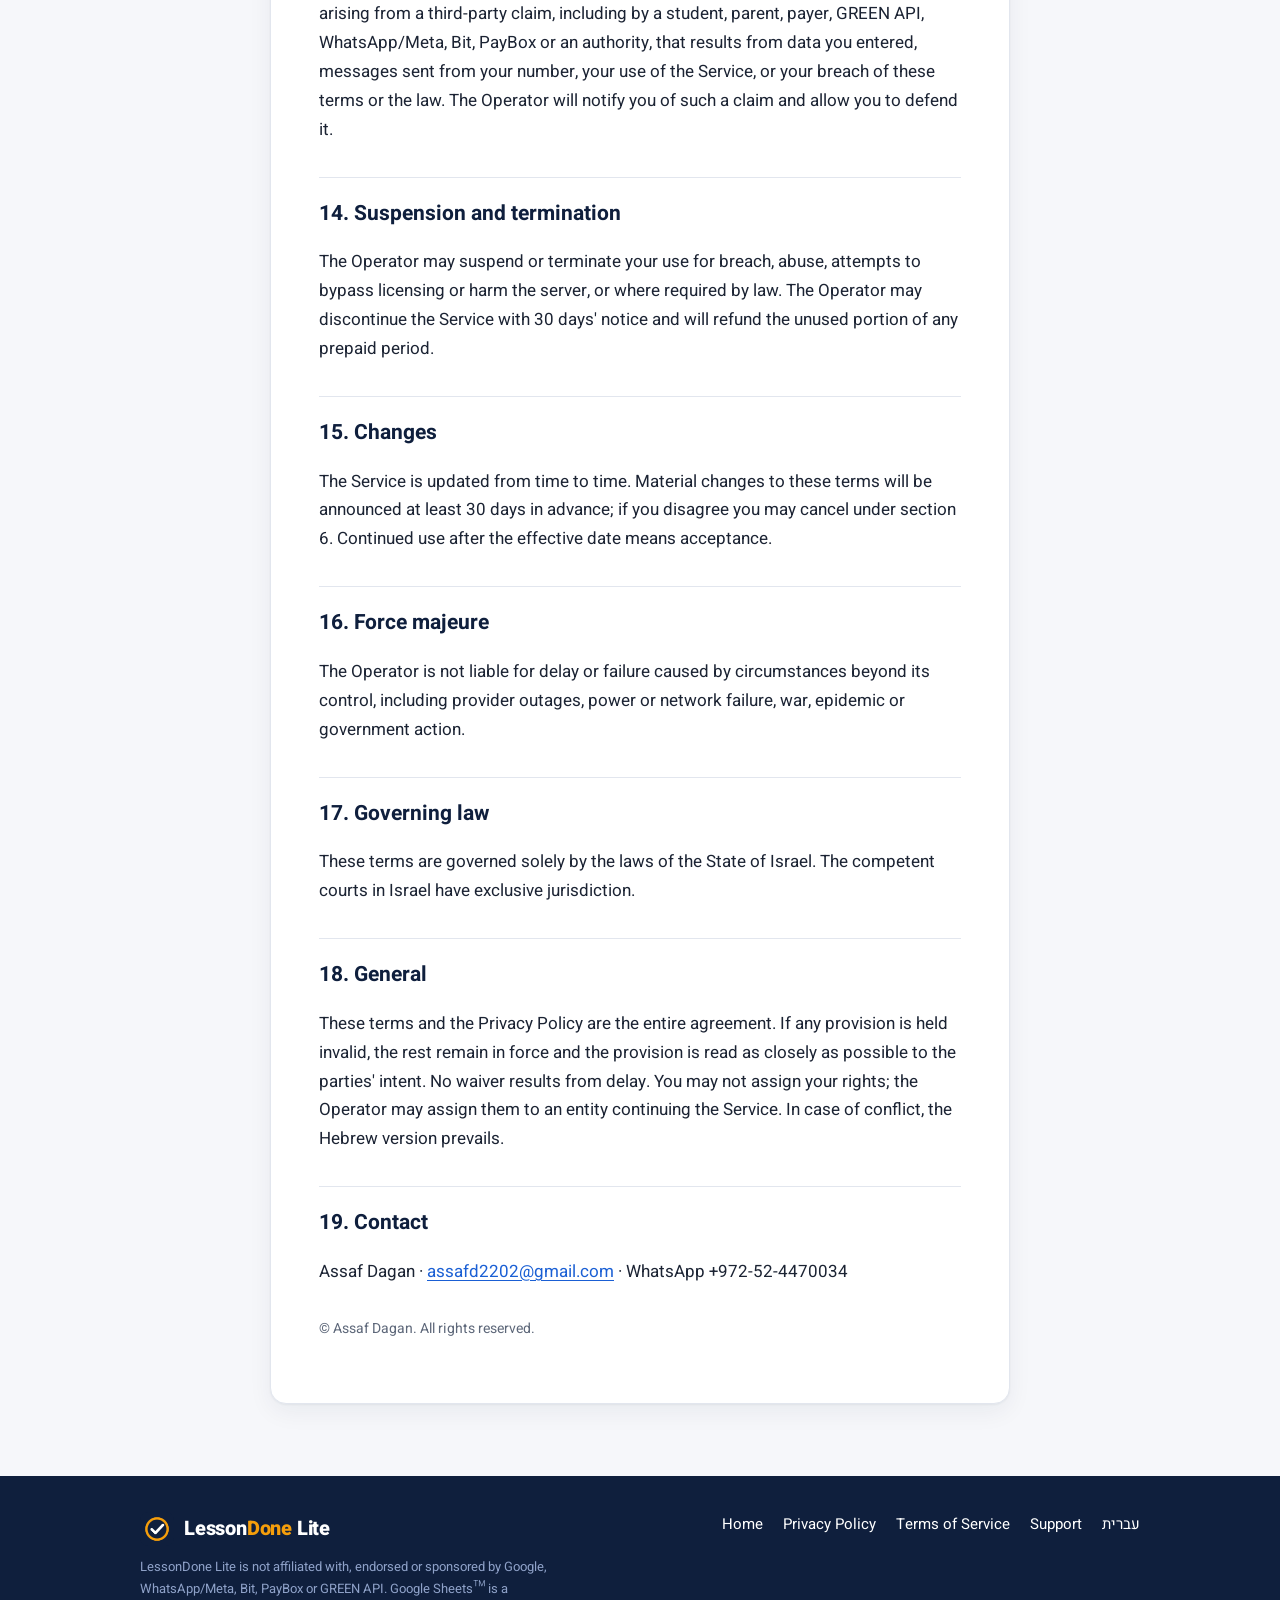
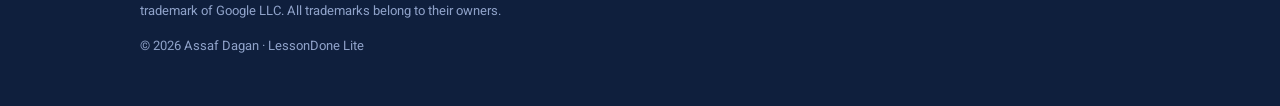
<file: lite/en/terms/index.html>
<!doctype html>
<html lang="en" dir="ltr">
<head>
<meta charset="utf-8">
<meta name="viewport" content="width=device-width, initial-scale=1, viewport-fit=cover">
<title>Terms of Service — LessonDone Lite</title>
<meta name="description" content="Terms of Service of LessonDone Lite.">
<meta name="theme-color" content="#0f1f3d">
<link rel="icon" type="image/png" sizes="32x32" href="/brand/icon-32.png">
<link rel="apple-touch-icon" href="/brand/icon-128.png">
<link rel="alternate" hreflang="he" href="/lite/terms/">
<meta property="og:title" content="Terms of Service — LessonDone Lite">
<meta property="og:description" content="Terms of Service of LessonDone Lite.">
<meta property="og:image" content="/brand/banner-220x140.png">
<link rel="preconnect" href="https://fonts.googleapis.com">
<link rel="preconnect" href="https://fonts.gstatic.com" crossorigin>
<link rel="stylesheet" href="https://fonts.googleapis.com/css2?family=Heebo:wght@400;500;700;800&display=swap">
<link rel="stylesheet" href="/lite/assets/site.css">
</head>
<body>
<header class="top"><div class="wrap">
  <a class="logo" href="/lite/en/"><img src="/brand/icon-128.png" alt="" width="34" height="34"><bdi dir="ltr">Lesson<span>Done</span> Lite</bdi></a>
  <nav class="nav" aria-label="Main"><a href="/lite/en/#how">How it works</a><a href="/lite/en/privacy/">Privacy</a><a href="/lite/en/terms/" aria-current="page">Terms</a><a href="/lite/en/support/">Support</a><a class="lang" href="/lite/terms/" lang="he" hreflang="he">עברית</a></nav>
</div></header>
<div class="doc-head"><div class="wrap narrow"><h1>Terms of Service</h1><p>LessonDone Lite · Effective October 18, 2026 · Version 1.0</p></div></div>
<main>
<section class="doc"><div class="wrap narrow"><article>
<p class="lead">Bit and PayBox, mentioned throughout, are Israel's leading person-to-person mobile payment apps (comparable to Venmo or Zelle in the United States). These terms are the agreement between you and the Operator. Installing or using the add-on means you accept them and the Privacy Policy. If you do not agree, do not install or use the service.</p>

<h2>1. Definitions</h2>
<ul>
<li><b>"Service"</b> — the LessonDone Lite add-on for Google Sheets, the relay server, phone setup files, guides and all updates.</li>
<li><b>"Operator"</b> — Assaf Dagan.</li>
<li><b>"You"</b> — a tutor or business using the Service for business purposes. The Service is not intended for personal or household use.</li>
</ul>

<h2>2. The Service and prerequisites</h2>
<p>The Service detects Bit and PayBox payment notifications, helps match them to lessons in your spreadsheet, summarises balances and, if you choose, sends WhatsApp reminders to parents. You need a Google account and a Google Sheets spreadsheet; a supported phone (Android 7.0+ with MacroDroid, or iPhone 11+ with iOS 27 and the Shortcuts app) or "manual mode" without automatic detection; and, for reminders, your own GREEN API account under your own agreement and at your own cost, if any.</p>

<h2>3. License</h2>
<p>Subject to these terms and payment, the Operator grants you a personal, limited, non-exclusive, non-transferable, non-sublicensable license to use the Service for your business only, during the trial or subscription period.</p>

<h2>4. Intellectual property</h2>
<ol>
<li>The Service, including its code, logic, design, texts, logo and the LessonDone name, is the exclusive property of the Operator. All rights reserved.</li>
<li>You may not copy, reproduce, modify, translate, reverse engineer, decompile, extract source code from, create derivative works of, distribute, rent, sell or otherwise use the code or any part of it without the Operator's prior written consent.</li>
<li>No rights are granted beyond the license in section 3.</li>
<li>Your spreadsheet data belongs to you.</li>
</ol>

<h2>5. Trial, price and payment</h2>
<ol>
<li>A free 90-day trial from first installation.</li>
<li>Then <b>ILS 29 per month</b>, including VAT where applicable, paid in advance by Bit, PayBox or bank transfer. <b>There is no automatic charge</b>; the subscription renews only when you pay.</li>
<li>The Operator, not Google, is the seller of the Service.</li>
<li>If not renewed, automatic detection and reminders stop. Your spreadsheet and data remain yours as usual.</li>
<li>Price changes are announced at least 30 days in advance and apply from the next renewal.</li>
</ol>

<h2>6. Cancellation</h2>
<p>You may stop at any time by not renewing, or by telling us on WhatsApp or by email. Cancelling within 14 days of your first payment gives a full refund. After that, cancellation takes effect at the end of the paid period with no further charge. Removing the add-on does not delete your spreadsheet.</p>

<h2>7. Your responsibilities</h2>
<ol>
<li>The accuracy of your spreadsheet data, and keeping a backup (e.g. Google version history or periodic copies).</li>
<li>A lawful basis for holding student, parent and payer details, informing them and obtaining consent, and compliance with privacy law.</li>
<li>The content of messages sent from your number and compliance with anti-spam law (section 30A of the Israeli Communications Law): <b>no marketing content</b>, and stop messaging any parent who asks.</li>
<li>Verifying every payment in the Bit or PayBox app before relying on it.</li>
<li>Keeping your personal ID, phone and its apps secure.</li>
<li>Lawful business use only.</li>
</ol>

<h2>8. Payment detection is informational only</h2>
<p>Detection is based on notification text on your phone. <b>It is not an accounting record, not confirmation that money was received, and does not replace the Bit, PayBox or bank app.</b> A payment may be missed, recorded twice, matched to the wrong student, or cancelled or returned to the sender after it was recorded. Deciding what counts as "paid" is your responsibility.</p>

<h2>9. WhatsApp through GREEN API</h2>
<p>WhatsApp reminders are optional; the Service works without them. They are sent from your number through GREEN API, <b>a third-party service not operated by WhatsApp or Meta</b>, which connects your WhatsApp as a "linked device" (like WhatsApp Web).</p>
<h3>9.1 Why there is a risk</h3>
<p>WhatsApp's terms do not permit automated sending through unofficial services. WhatsApp may detect such sending and restrict or ban the number, temporarily or permanently, possibly without warning. The risk grows with many messages, recipients who have not saved your number, or spam reports. GREEN API itself states that this risk exists.</p>
<h3>9.2 How LessonDone reduces the risk</h3>
<p>Reminders go only to parents who already know you and have an open balance, at most 3 times per balance and no more than once every 48 hours, only Sunday to Thursday in the evening, spaced tens of seconds apart, and only after you approved the message text. This resembles a tutor sending reminders personally, not bulk messaging. We are not aware of a tutor banned because of this use, but no outcome can be guaranteed.</p>
<h3>9.3 Recommendations</h3>
<ul>
<li>Use a number you can recover or replace.</li>
<li>Make sure parents know they may receive reminders from you, and have your number saved.</li>
<li>Stop messaging any parent who asks.</li>
</ul>
<h3>9.4 Responsibility</h3>
<p>The GREEN API account, its costs and your agreement with it are yours. Using this option is entirely at your own risk. The Operator is not liable for any ban or restriction of a number, delay, non-delivery, wrong delivery or cost, and you can turn reminders off at any time.</p>

<h2>10. Third-party services</h2>
<p>The Service depends on Google, Cloudflare, GREEN API, WhatsApp/Meta, Bit, PayBox, MacroDroid and Apple. They are outside the Operator's control, and a change, fault or discontinuation on their side may impair or stop the Service. The Operator is not responsible for their acts or omissions and is not affiliated with or endorsed by them. Your use of their services is governed solely by their terms.</p>

<h2>11. "As is"</h2>
<p class="caps">The Service is provided "as is" and "as available", without any representation or warranty, express or implied, including fitness for a particular purpose, accuracy, completeness, uninterrupted availability, absence of errors or absence of data loss, to the extent permitted by law.</p>

<h2>12. Limitation of liability</h2>
<ol>
<li class="caps">The Operator shall not be liable for any indirect, consequential, special or incidental damages, including loss of income, profit, data, goodwill or customers, a payment not recorded or wrongly matched, a reminder sent or not sent, or a banned phone number, even if advised of the possibility.</li>
<li class="caps">In any event, the Operator's total liability on any ground shall not exceed the amount you actually paid it in the 12 months before the event; during the free trial, ILS 100.</li>
<li>These limitations do not apply where the law prohibits them, including damage caused by the Operator's wilful misconduct or gross negligence.</li>
</ol>

<h2>13. Indemnification</h2>
<p>You will indemnify the Operator for any damage, cost and reasonable legal fees arising from a third-party claim, including by a student, parent, payer, GREEN API, WhatsApp/Meta, Bit, PayBox or an authority, that results from data you entered, messages sent from your number, your use of the Service, or your breach of these terms or the law. The Operator will notify you of such a claim and allow you to defend it.</p>

<h2>14. Suspension and termination</h2>
<p>The Operator may suspend or terminate your use for breach, abuse, attempts to bypass licensing or harm the server, or where required by law. The Operator may discontinue the Service with 30 days' notice and will refund the unused portion of any prepaid period.</p>

<h2>15. Changes</h2>
<p>The Service is updated from time to time. Material changes to these terms will be announced at least 30 days in advance; if you disagree you may cancel under section 6. Continued use after the effective date means acceptance.</p>

<h2>16. Force majeure</h2>
<p>The Operator is not liable for delay or failure caused by circumstances beyond its control, including provider outages, power or network failure, war, epidemic or government action.</p>

<h2>17. Governing law</h2>
<p>These terms are governed solely by the laws of the State of Israel. The competent courts in Israel have exclusive jurisdiction.</p>

<h2>18. General</h2>
<p>These terms and the Privacy Policy are the entire agreement. If any provision is held invalid, the rest remain in force and the provision is read as closely as possible to the parties' intent. No waiver results from delay. You may not assign your rights; the Operator may assign them to an entity continuing the Service. In case of conflict, the Hebrew version prevails.</p>

<h2>19. Contact</h2>
<p>Assaf Dagan · <a href="mailto:assafd2202@gmail.com">assafd2202@gmail.com</a> · WhatsApp +972-52-4470034</p>
<p class="foot">© Assaf Dagan. All rights reserved.</p>
</article></div></section>
</main>
<footer><div class="wrap">
  <div><a class="logo" href="/lite/en/"><img src="/brand/icon-128.png" alt="" width="34" height="34"><bdi dir="ltr">Lesson<span>Done</span> Lite</bdi></a>
  <p class="small">LessonDone Lite is not affiliated with, endorsed or sponsored by Google, WhatsApp/Meta, Bit, PayBox or GREEN API. Google Sheets™ is a trademark of Google LLC. All trademarks belong to their owners.</p><p class="small">© 2026 Assaf Dagan · LessonDone Lite</p></div>
  <div class="links"><a href="/lite/en/">Home</a><a href="/lite/en/privacy/">Privacy Policy</a><a href="/lite/en/terms/">Terms of Service</a><a href="/lite/en/support/">Support</a><a href="/lite/terms/" lang="he">עברית</a></div>
</div></footer>
</body>
</html>
</file>
<file: lite/assets/site.css>
/* LessonDone Lite — site styles (brand: navy #0f1f3d, blue #1a5fd4, gold #f59e0b) */
:root{
  --navy:#0f1f3d; --navy-2:#1a2f55; --blue:#1a5fd4; --blue-soft:#eaf1fd; --gold:#f59e0b; --gold-soft:#fff6e3;
  --bg:#f6f7fa; --paper:#ffffff; --ink:#1b2333; --muted:#5d6779; --rule:#e2e6ee; --green:#15803d; --green-soft:#ecfdf3;
  --r:16px; --shadow:0 1px 2px rgba(15,31,61,.05),0 8px 24px rgba(15,31,61,.06);
  --f:"Heebo",Arial,"Segoe UI",sans-serif;
}
*{box-sizing:border-box}
html{-webkit-text-size-adjust:100%}
body{margin:0;background:var(--bg);color:var(--ink);font-family:var(--f);font-size:17px;line-height:1.7}
a{color:var(--blue);text-underline-offset:3px}
img{max-width:100%;display:block}
.wrap{max-width:1040px;margin:0 auto;padding-left:max(20px,env(safe-area-inset-left,0px));padding-right:max(20px,env(safe-area-inset-right,0px))}
.narrow{max-width:780px}

/* top bar */
.top{background:var(--navy);color:#fff;position:sticky;top:0;z-index:20;border-bottom:3px solid var(--gold)}
.top .wrap{display:flex;align-items:center;justify-content:space-between;gap:16px;min-height:64px;flex-wrap:wrap;padding-block:8px}
.logo{display:flex;align-items:center;gap:10px;color:#fff;text-decoration:none;font-weight:800;font-size:20px;letter-spacing:-.2px;white-space:nowrap}
.logo img{width:34px;height:34px;border-radius:9px}
.logo span{color:var(--gold)}
.nav{display:flex;align-items:center;gap:4px 18px;flex-wrap:wrap;font-size:15px}
.nav a{color:#dbe6ff;text-decoration:none;font-weight:500}
.nav a:hover,.nav a[aria-current="page"]{color:#fff}
.nav a[aria-current="page"]{border-bottom:2px solid var(--gold)}
.nav .lang{border:1px solid rgba(255,255,255,.3);border-radius:999px;padding:2px 12px;color:#fff}

/* hero */
.hero{background:linear-gradient(140deg,var(--navy) 0%,var(--navy-2) 70%,#21407a 100%);color:#fff;overflow:hidden}
.hero .wrap{display:grid;grid-template-columns:1.15fr .85fr;gap:40px;align-items:center;padding-block:64px 72px}
.eyebrow{display:inline-flex;align-items:center;gap:8px;background:rgba(245,158,11,.14);color:#ffd27a;border:1px solid rgba(245,158,11,.35);border-radius:999px;padding:4px 14px;font-size:14px;font-weight:600}
.hero h1{font-size:clamp(32px,5vw,50px);line-height:1.15;margin:18px 0 14px;font-weight:800;letter-spacing:-.5px;text-wrap:balance}
.hero h1 em{font-style:normal;color:var(--gold)}
.hero p.sub{font-size:19px;color:#c9d7f5;margin:0 0 26px;max-width:34em}
.cta{display:flex;flex-wrap:wrap;gap:12px}
.btn{display:inline-flex;align-items:center;gap:8px;font:inherit;font-weight:700;font-size:16px;border-radius:12px;padding:12px 22px;text-decoration:none;cursor:pointer;border:0}
.btn-gold{background:var(--gold);color:var(--navy)}
.btn-gold:hover{background:#ffb02e}
.btn-ghost{background:transparent;color:#fff;border:1px solid rgba(255,255,255,.35)}
.btn-ghost:hover{background:rgba(255,255,255,.08)}
.btn-blue{background:var(--blue);color:#fff}
.note{font-size:14px;color:#9fb3dc;margin-top:12px}

/* hero mock: a sheet row turning green */
.mock{background:#fff;color:var(--ink);border-radius:18px;box-shadow:0 20px 50px rgba(0,0,0,.28);padding:16px;font-size:14px}
.mock .bar{display:flex;gap:6px;margin-bottom:12px}.mock .bar i{width:9px;height:9px;border-radius:50%;background:#e2e6ee;display:block}
.mock .notif{display:flex;gap:10px;align-items:center;background:var(--blue-soft);border-radius:12px;padding:10px 12px;margin-bottom:12px}
.mock .notif b{display:block;font-size:13px}
.mock .notif small{color:var(--muted)}
.mock .dot{width:30px;height:30px;border-radius:9px;background:var(--navy);flex-shrink:0;display:grid;place-items:center;color:var(--gold);font-weight:900}
.mock table{width:100%;border-collapse:collapse;font-variant-numeric:tabular-nums}
.mock th{font-size:12px;color:var(--muted);font-weight:600;text-align:start;padding:6px 8px;border-bottom:1px solid var(--rule)}
.mock td{padding:8px;border-bottom:1px solid var(--rule)}
.mock tr.paid td{background:var(--green-soft)}
.mock .pill{display:inline-block;font-size:12px;font-weight:700;border-radius:999px;padding:1px 10px}
.mock .ok{background:#dcfce7;color:var(--green)}
.mock .due{background:#fee2e2;color:#b91c1c}

/* sections */
section{padding-block:64px}
.sec-h{max-width:640px;margin-bottom:30px}
.sec-h h2{font-size:clamp(26px,3.4vw,34px);line-height:1.2;margin:0 0 10px;font-weight:800;color:var(--navy);text-wrap:balance}
.sec-h p{margin:0;color:var(--muted);font-size:18px}
.steps{display:grid;grid-template-columns:repeat(3,1fr);gap:18px;counter-reset:s}
.step{background:var(--paper);border:1px solid var(--rule);border-radius:var(--r);padding:22px;box-shadow:var(--shadow);min-width:0}
.step .n{width:34px;height:34px;border-radius:50%;background:var(--navy);color:var(--gold);font-weight:800;display:grid;place-items:center;margin-bottom:12px}
.step h3{margin:0 0 6px;font-size:18px}
.step p{margin:0;color:var(--muted);font-size:16px}
.grid{display:grid;grid-template-columns:repeat(3,1fr);gap:16px}
.feat{background:var(--paper);border-radius:var(--r);padding:20px;border:1px solid var(--rule);min-width:0}
.feat .ic{font-size:24px;line-height:1;margin-bottom:10px}
.feat h3{margin:0 0 4px;font-size:17px}
.feat p{margin:0;color:var(--muted);font-size:15.5px}
.alt{background:#fff;border-block:1px solid var(--rule)}

.privacy{display:grid;grid-template-columns:auto 1fr;gap:20px;align-items:start;background:var(--navy);color:#fff;border-radius:22px;padding:30px}
.privacy .shield{width:56px;height:56px;border-radius:16px;background:rgba(245,158,11,.15);display:grid;place-items:center;font-size:28px}
.privacy h2{margin:0 0 8px;font-size:24px}
.privacy p{margin:0 0 6px;color:#c9d7f5}
.privacy a{color:#ffd27a}

.cols{display:grid;grid-template-columns:1fr 1fr;gap:18px}
.card{background:var(--paper);border:1px solid var(--rule);border-radius:var(--r);padding:24px;box-shadow:var(--shadow);min-width:0}
.card h3{margin:0 0 10px;font-size:19px;color:var(--navy)}
.card ul{margin:0;padding-inline-start:20px}
.card li{margin:4px 0}
.price{display:flex;align-items:baseline;gap:8px;margin:4px 0 8px}
.price b{font-size:44px;color:var(--navy);line-height:1;font-variant-numeric:tabular-nums}
.price span{color:var(--muted)}
.tag{display:inline-block;background:var(--green-soft);color:var(--green);font-weight:700;border-radius:999px;padding:2px 12px;font-size:14px}

details{background:var(--paper);border:1px solid var(--rule);border-radius:14px;padding:4px 18px;margin-bottom:10px}
summary{cursor:pointer;font-weight:700;padding:12px 0;list-style:none}
summary::-webkit-details-marker{display:none}
summary::after{content:"+";float:inline-end;color:var(--blue);font-weight:800}
details[open] summary::after{content:"–"}
details p{margin:0 0 14px;color:var(--muted)}

/* document pages (privacy / terms / support) */
.doc-head{background:linear-gradient(140deg,var(--navy),var(--navy-2));color:#fff;padding-block:44px 40px}
.doc-head h1{margin:0 0 6px;font-size:clamp(28px,4vw,40px);font-weight:800}
.doc-head p{margin:0;color:#c9d7f5}
.doc{padding-block:36px 72px}
.doc article{background:var(--paper);border:1px solid var(--rule);border-radius:var(--r);padding:clamp(20px,4vw,48px);box-shadow:var(--shadow)}
.doc h2{font-size:21px;color:var(--navy);margin:32px 0 8px;padding-top:18px;border-top:1px solid var(--rule)}
.doc h2:first-child{margin-top:0;padding-top:0;border-top:0}
.doc h3{font-size:17px;margin:18px 0 4px}
.doc p,.doc li{max-width:72ch}
.doc .lead{font-size:18px}
.doc .tbl{overflow-x:auto;margin:10px 0 16px}
.doc table{border-collapse:collapse;width:100%;min-width:560px;font-size:15px;line-height:1.55}
.doc th,.doc td{border:1px solid var(--rule);padding:9px 11px;vertical-align:top;text-align:start}
.doc th{background:var(--blue-soft)}
.doc .caps{font-weight:700}
.doc .en-quote{direction:ltr;text-align:left;font-style:italic;background:var(--blue-soft);border-radius:10px;padding:12px 16px;unicode-bidi:isolate}
.doc .foot{color:var(--muted);font-size:14px;margin-top:30px}
.contact{display:grid;grid-template-columns:repeat(2,1fr);gap:16px;margin-bottom:26px}
.contact .card a.big{font-size:20px;font-weight:800;text-decoration:none}

/* footer */
footer{background:var(--navy);color:#b9c7e6;font-size:15px;padding-block:36px}
footer .wrap{display:grid;grid-template-columns:1.2fr 1fr;gap:24px}
footer a{color:#fff;text-decoration:none}
footer .links{display:flex;flex-wrap:wrap;gap:8px 20px;justify-content:flex-end;align-content:start}
footer .small{font-size:13px;color:#8fa2c9;margin-top:10px;max-width:60ch}

:focus-visible{outline:3px solid var(--gold);outline-offset:2px;border-radius:6px}

@media (max-width:860px){
  .hero .wrap{grid-template-columns:1fr;padding-block:44px 52px}
  .mock{transform:none;max-width:460px}
  .steps,.grid{grid-template-columns:1fr 1fr}
  .cols,.contact{grid-template-columns:1fr}
  footer .wrap{grid-template-columns:1fr}
  footer .links{justify-content:flex-start}
}
@media (max-width:560px){
  body{font-size:16px}
  .steps,.grid{grid-template-columns:1fr}
  section{padding-block:48px}
  .privacy{grid-template-columns:1fr}
  .nav{font-size:14px;gap:4px 12px}
}
@media print{
  .top,footer,.doc-head .lang-switch{display:none!important}
  body{background:#fff;font-size:11.5pt}
  .doc-head{background:none;color:#000;padding:0 0 10px}
  .doc-head p{color:#333}
  .doc article{border:0;box-shadow:none;padding:0}
  .doc .tbl{overflow:visible}.doc table{min-width:0}
}
@media (prefers-reduced-motion:reduce){*{transition:none!important;animation:none!important}}

/* guide */
.toc{display:flex;flex-wrap:wrap;gap:6px 14px;background:var(--blue-soft);border-radius:12px;padding:12px 16px;margin-bottom:8px;font-size:15px}
.toc b{width:100%;color:var(--navy)}
.toc a{text-decoration:none;font-weight:500}
.note-box{background:var(--gold-soft);border-radius:10px;padding:10px 14px;font-size:15px}
.guide ol li,.guide ul li{margin:5px 0}
.nav a.nav-guide{background:var(--gold);color:var(--navy);border-radius:999px;padding:3px 14px;font-weight:700}
.nav a.nav-guide:hover{background:#ffb02e;color:var(--navy)}
.nav a.nav-guide[aria-current="page"]{border-bottom:0;box-shadow:0 0 0 2px #fff}
.swatches{list-style:none;padding:0}
.swatches li{display:flex;align-items:center;gap:10px}
.sw{display:inline-block;width:22px;height:16px;border-radius:4px;border:1px solid var(--rule);flex-shrink:0}
.msg{background:#dcf8c6;border-radius:12px 12px 4px 12px;padding:12px 16px;max-width:340px;font-size:15.5px;line-height:1.6;box-shadow:var(--shadow)}
.guide .tbl td:first-child{white-space:normal}
@media print{.toc{display:none}}
</file>
